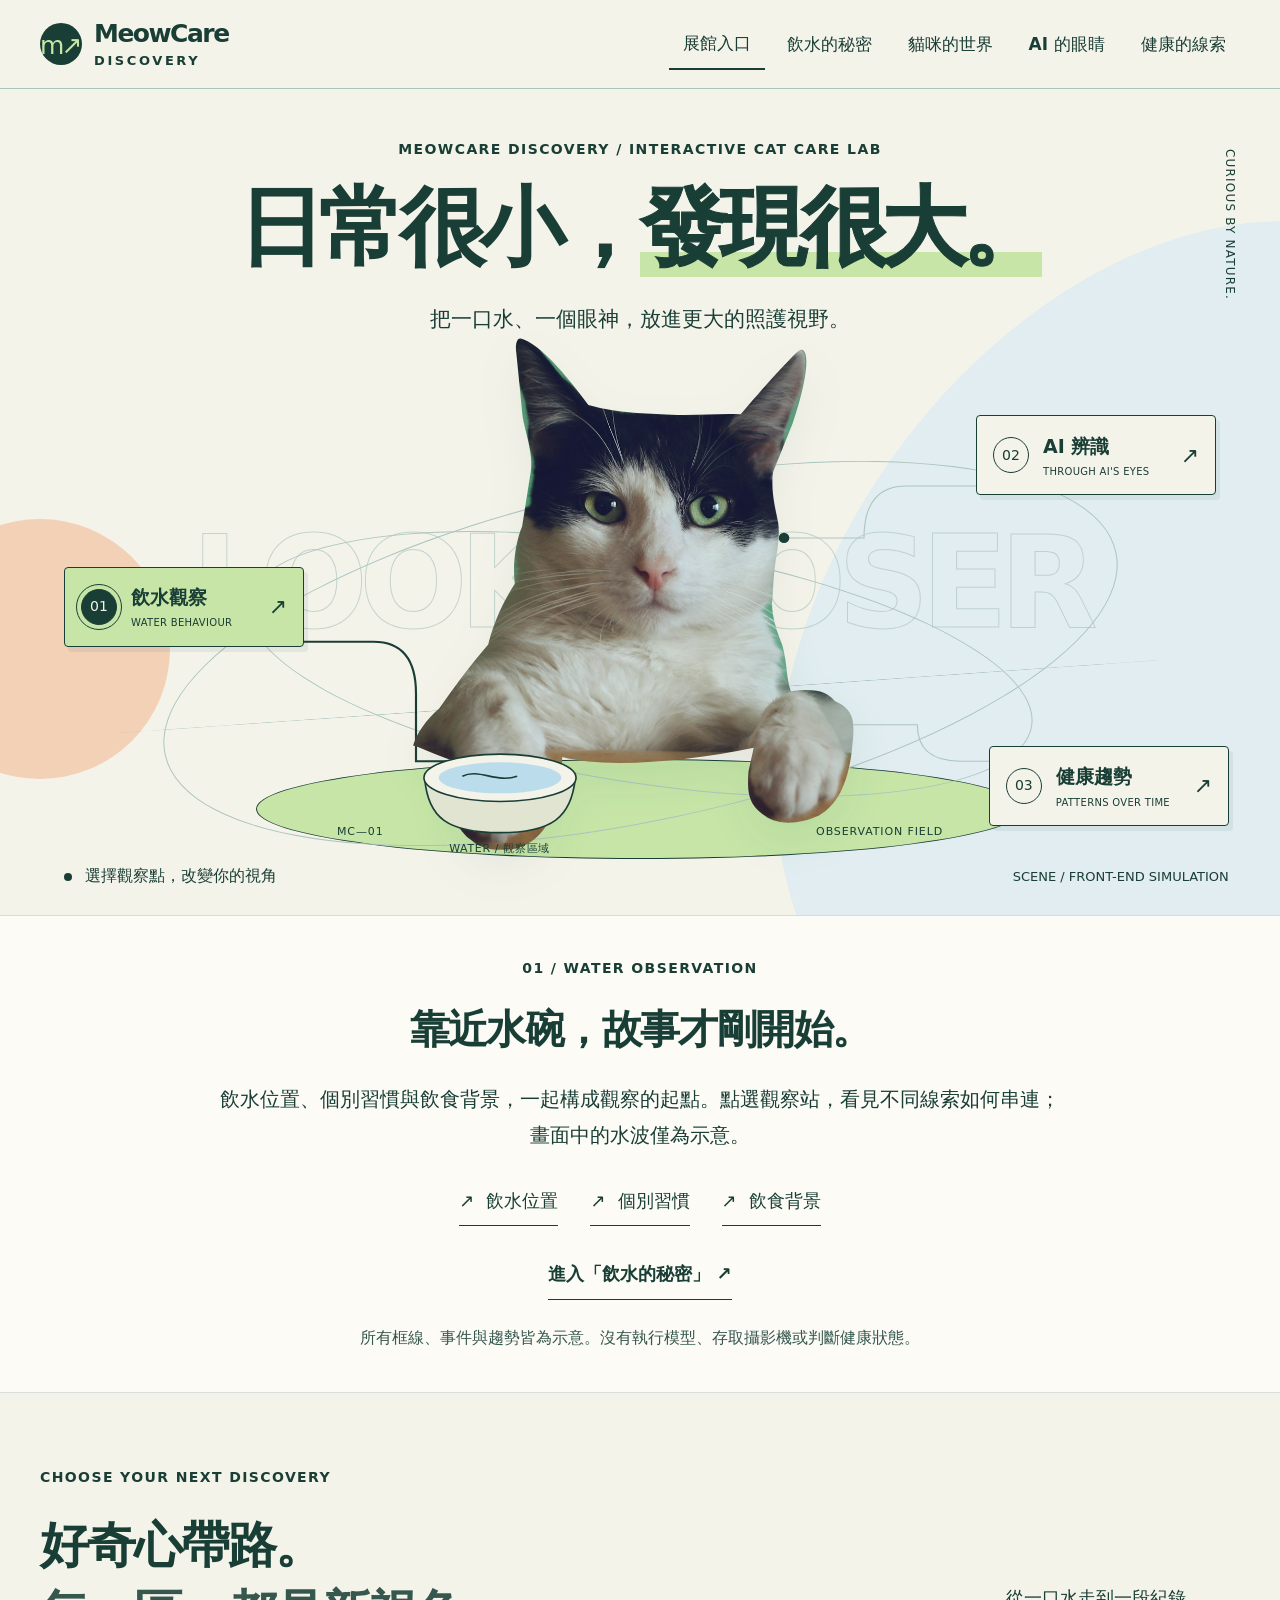
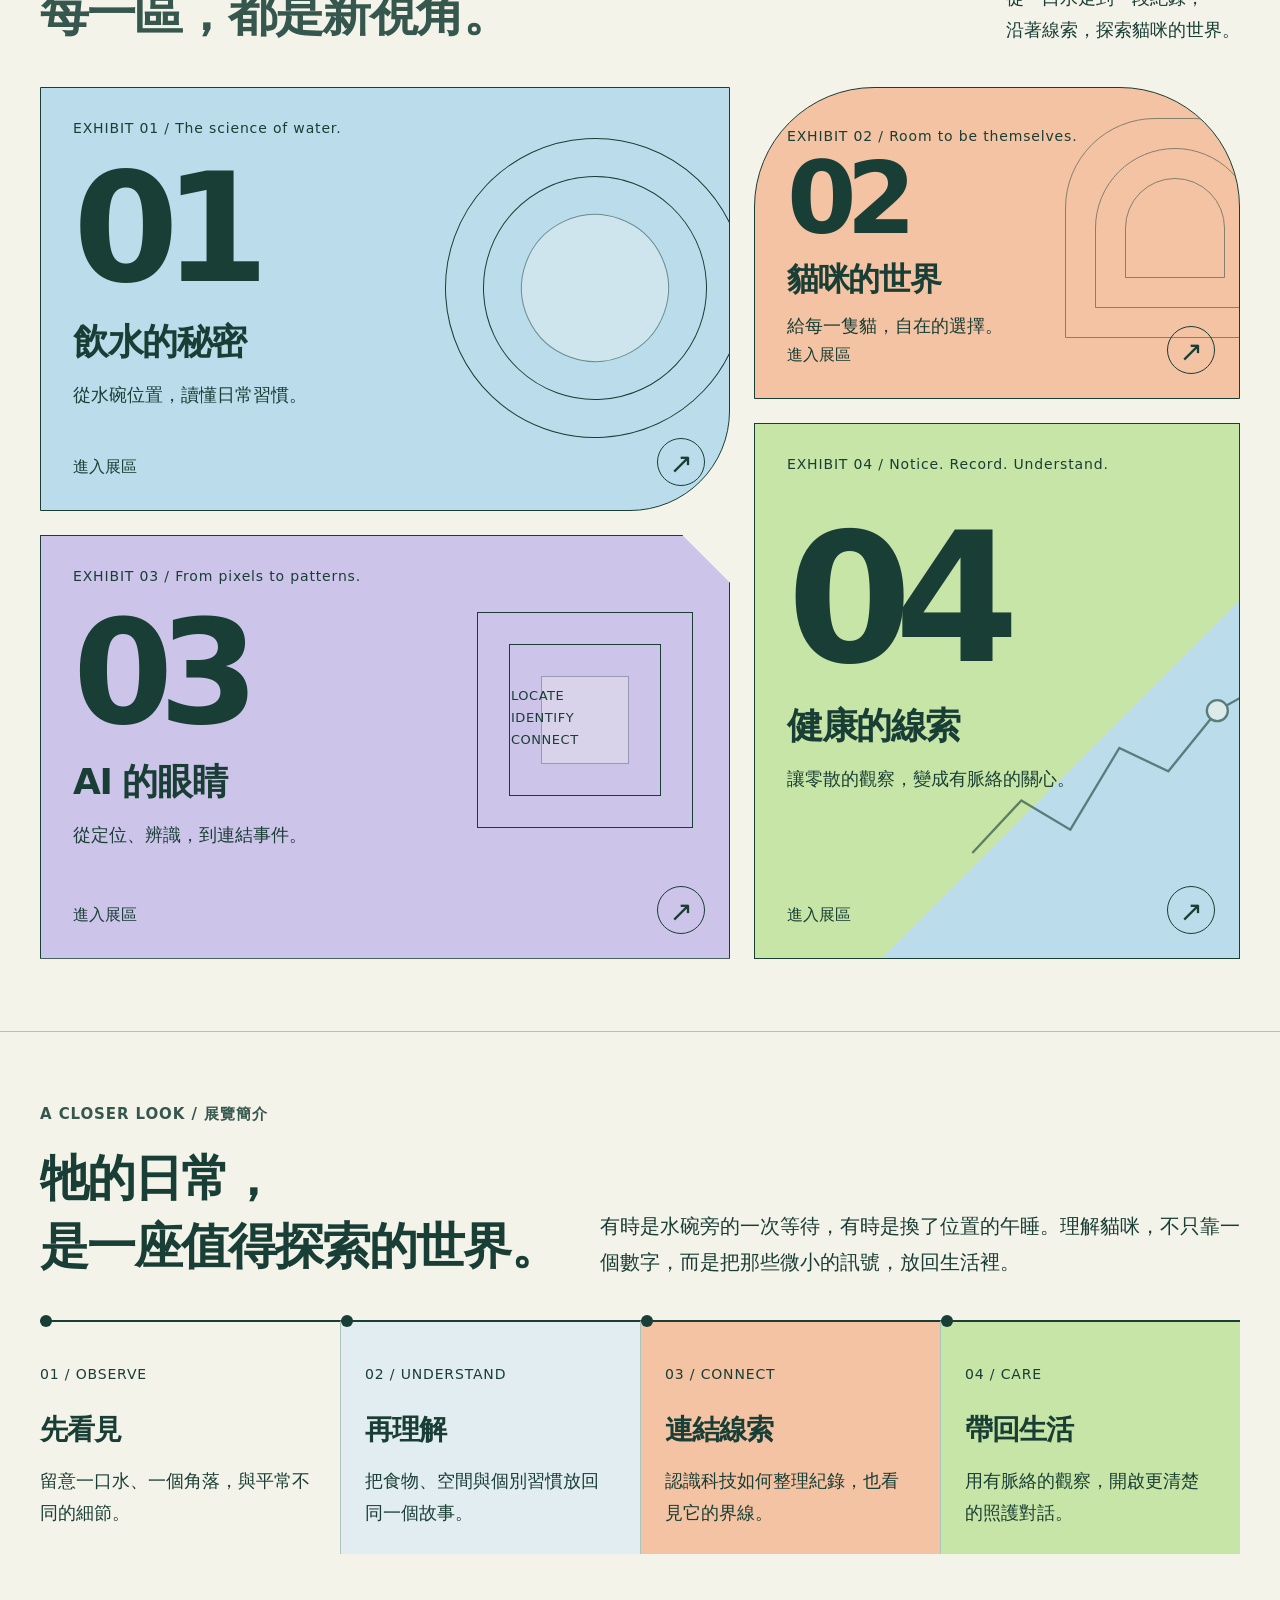
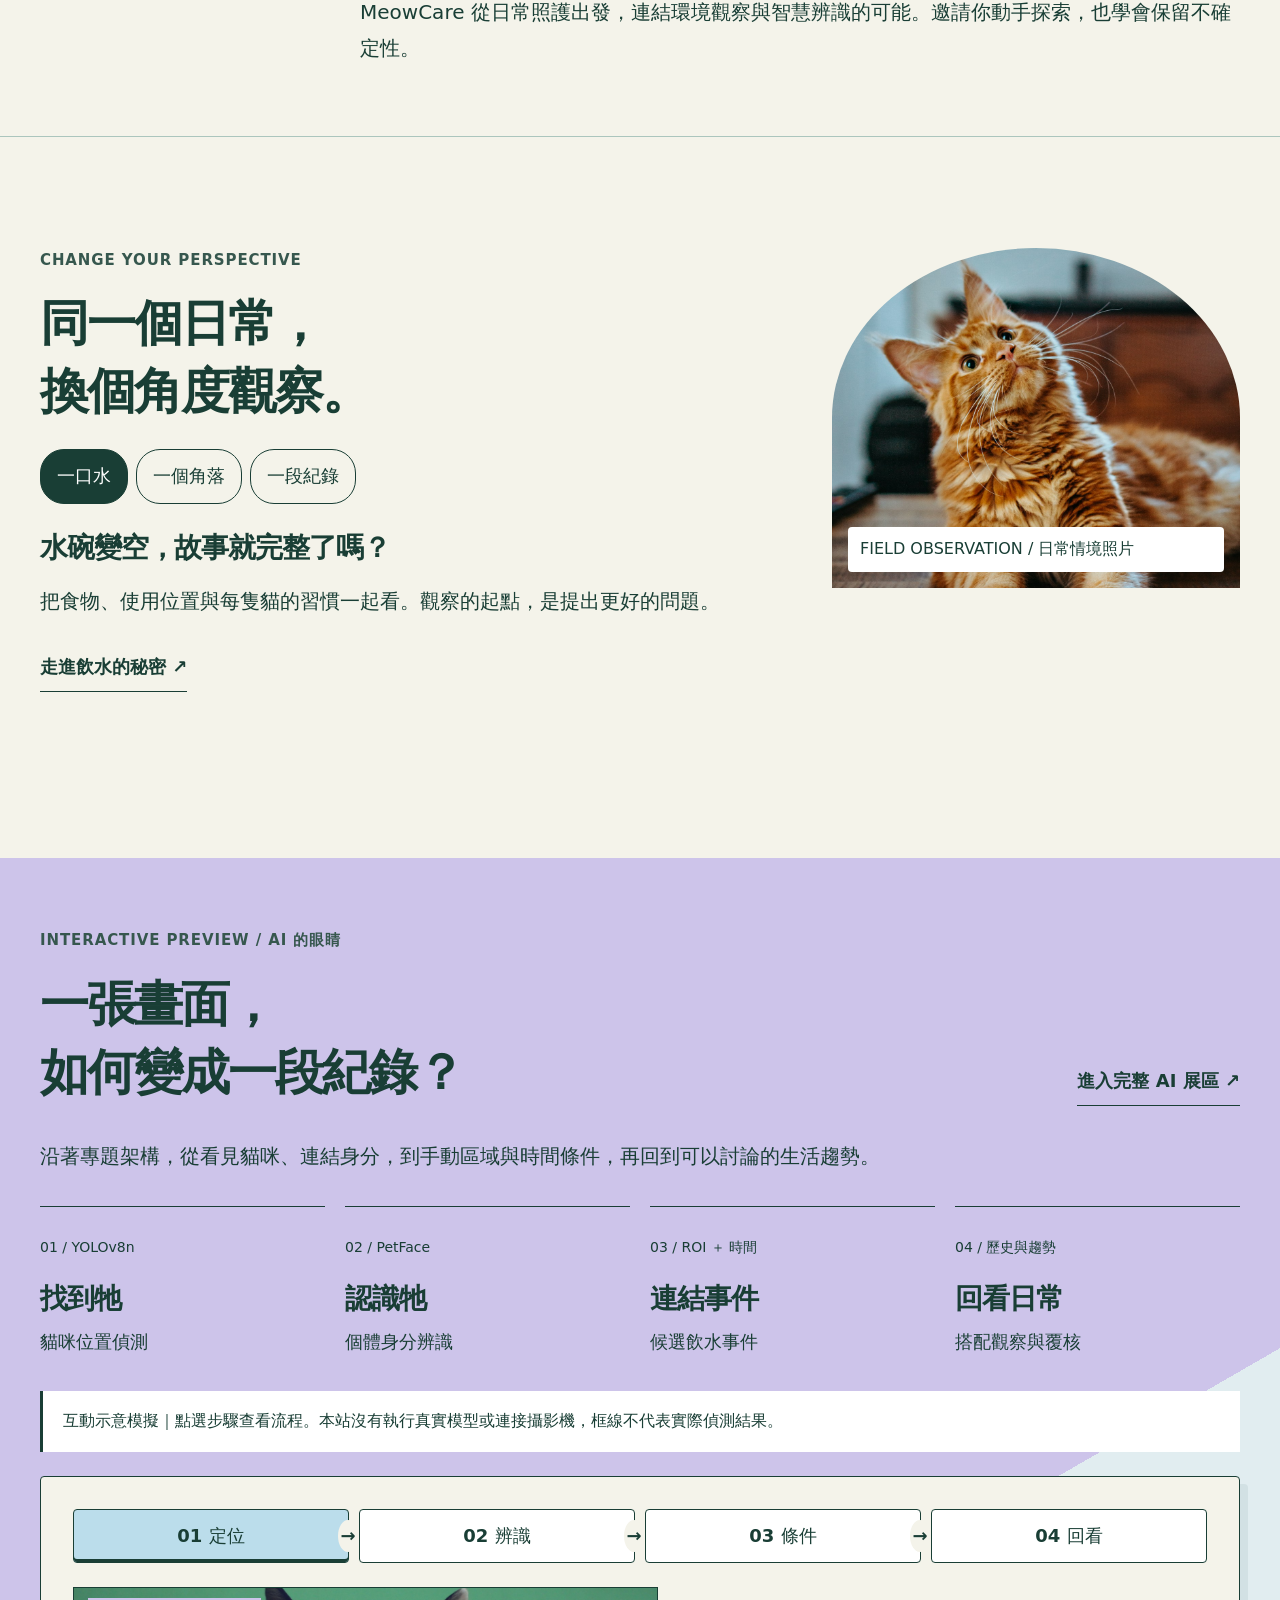
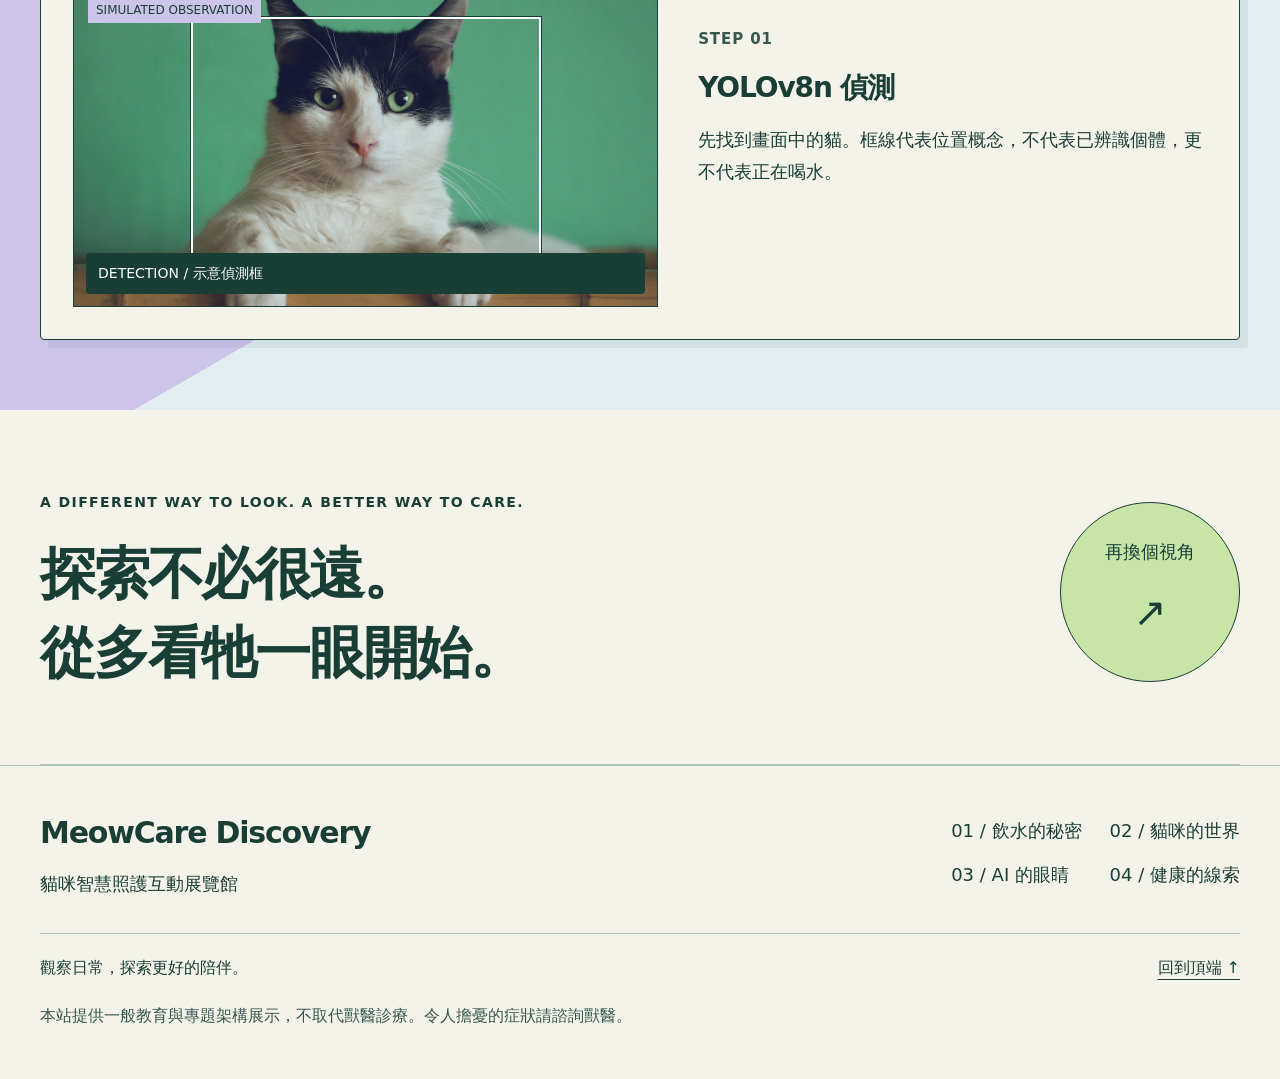
<file: index.html>
<!doctype html>
<html lang="zh-Hant-TW">
<head>
  <meta charset="utf-8"><meta name="viewport" content="width=device-width, initial-scale=1">
  <meta name="description" content="MeowCare Discovery 貓咪智慧照護互動展覽館。探索飲水的秘密、貓咪的世界、AI 的眼睛與健康的線索。">
  <meta name="theme-color" content="#F4F3EA"><title>MeowCare Discovery｜貓咪智慧照護互動展覽館</title>
  <link rel="stylesheet" href="assets/css/styles.css"><script type="module" src="assets/js/app.js"></script>
</head>
<body class="home-page">
<a class="skip-link" href="#main">跳至主要內容</a>
<header class="site-header" data-site-header><a href="index.html">MeowCare Discovery</a></header>
  <main id="main">
    <section class="prototype-hero" aria-labelledby="prototype-title">
      <div class="hero-wash wash-blue" aria-hidden="true"></div><div class="hero-wash wash-peach" aria-hidden="true"></div>
      <div class="shell hero-heading">
        <p class="overline heading-enter">MEOWCARE DISCOVERY / INTERACTIVE CAT CARE LAB</p>
        <h1 id="prototype-title"><span class="headline-crop"><span class="headline-enter">日常很小，<em>發現很大。</em></span></span></h1>
        <p class="hero-intro heading-enter">把一口水、一個眼神，放進更大的照護視野。</p>
        <span class="hero-side-note" aria-hidden="true">CURIOUS BY NATURE.</span>
      </div>

      <div id="station" class="observation-station" data-mode="water" aria-label="互動貓咪觀察站">
        <div class="station-word" aria-hidden="true">LOOK CLOSER</div>
        <div class="station-rings" aria-hidden="true"><i class="outer-orbit"></i><i class="inner-orbit"></i><i class="orbit-axis"></i></div>
        <div class="station-floor" aria-hidden="true"><span>MC—01</span><span>OBSERVATION FIELD</span></div>
        <svg class="station-connections" viewBox="0 0 1200 520" preserveAspectRatio="none" aria-hidden="true">
          <path class="connector connector-water" d="M215 280H350Q390 280 390 330V395H485"/>
          <path class="connector connector-ai" d="M1000 130H850Q810 130 810 180H735"/>
          <path class="connector connector-trend" d="M1025 395H900Q860 395 860 360H745"/>
          <circle cx="485" cy="395" r="5"/><circle cx="735" cy="180" r="5"/><circle cx="745" cy="360" r="5"/>
        </svg>

        <!-- Existing licensed Unsplash photo; inline SVG clips its contour without editing the original asset. -->
        <div class="cat-layer">
          <svg class="station-cat" viewBox="300 65 930 1035" role="img" aria-labelledby="station-cat-title">
            <title id="station-cat-title">黑白貓沿影像輪廓裁切，站在數位觀察裝置中央；這是視覺合成，不是監測畫面。</title>
            <defs>
              <path id="prototype-cat-contour" d="M440 1055C419 1041 398 1004 398 955L405 903C377 895 351 881 330 875C338 850 355 826 380 804C410 761 440 720 474 681C486 635 503 600 525 565C520 522 528 482 539 455L554 360C563 318 546 280 540 244L528 123C525 104 530 94 536 94C574 106 621 161 666 222C728 239 773 237 825 241C874 243 917 238 958 240C1003 187 1048 137 1067 120C1075 113 1080 117 1082 124C1090 151 1070 221 1058 256L1020 351C1015 390 1026 424 1030 449C1034 478 1026 510 1023 537C1020 561 1020 585 1018 601C1018 627 1026 650 1033 670C1047 700 1044 741 1054 771C1102 765 1121 770 1139 790C1181 808 1176 837 1171 885C1163 953 1140 991 1108 1009C1075 1024 1033 1030 1005 1010C973 989 970 966 973 924L983 879C856 906 698 919 616 897L613 951C605 1019 562 1079 503 1074C478 1077 457 1070 440 1055Z"/>
              <clipPath id="prototype-cat-clip"><use href="#prototype-cat-contour"/></clipPath>
            </defs>
            <image href="assets/images/cat-portrait.jpg" width="1600" height="1101" clip-path="url(#prototype-cat-clip)"/>
          </svg>
        </div>

        <div class="water-device" aria-hidden="true">
          <span class="water-ripple ripple-one"></span><span class="water-ripple ripple-two"></span>
          <svg viewBox="0 0 220 125"><path d="M18 46c4 48 28 66 92 66s87-19 92-66" fill="var(--device-ceramic)" stroke="var(--ink)" stroke-width="2"/><ellipse cx="110" cy="45" rx="93" ry="29" fill="var(--paper)" stroke="var(--ink)" stroke-width="2"/><ellipse cx="110" cy="45" rx="75" ry="19" fill="var(--blue)"/><path d="M64 43c20-10 42 9 67 0" fill="none" stroke="var(--ink)" stroke-width="2"/></svg>
          <span class="device-caption">WATER / 觀察區域</span>
        </div>
        <div class="ai-device" aria-hidden="true">
          <span class="ai-bracket top-left"></span><span class="ai-bracket top-right"></span><span class="ai-bracket bottom-left"></span><span class="ai-bracket bottom-right"></span>
          <div class="scan-area"><div class="scan-sweep"></div></div><i class="face-point face-left"></i><i class="face-point face-right"></i><i class="face-point face-nose"></i>
          <span class="ai-tag">CAT—01 / 示意辨識框</span>
        </div>
        <div class="trend-device" aria-hidden="true"><span>EVENTS / 示範趨勢</span><svg viewBox="0 0 240 90"><path d="M5 75H235M5 45H235M5 15H235" class="mini-grid"/><path id="scene-trend-line" d="M8 65 45 45 82 53 120 25 158 37 196 12 232 21" class="mini-line"/><circle cx="232" cy="21" r="5"/></svg></div>

        <div class="observation-controls" role="group" aria-label="選擇觀察站模式">
          <button class="observation-point point-water" type="button" data-observation="water" aria-pressed="true" aria-controls="station-readout"><span class="point-node" aria-hidden="true">01</span><span>飲水觀察<small>WATER BEHAVIOUR</small></span><span class="point-arrow" aria-hidden="true">↗</span></button>
          <button class="observation-point point-ai" type="button" data-observation="ai" aria-pressed="false" aria-controls="station-readout"><span class="point-node" aria-hidden="true">02</span><span>AI 辨識<small>THROUGH AI'S EYES</small></span><span class="point-arrow" aria-hidden="true">↗</span></button>
          <button class="observation-point point-trend" type="button" data-observation="trend" aria-pressed="false" aria-controls="station-readout"><span class="point-node" aria-hidden="true">03</span><span>健康趨勢<small>PATTERNS OVER TIME</small></span><span class="point-arrow" aria-hidden="true">↗</span></button>
        </div>
        <div class="station-bottom"><span><i aria-hidden="true"></i> 選擇觀察點，改變你的視角</span><span>SCENE / FRONT-END SIMULATION</span></div>
      </div>
    </section>

    <section id="station-readout" class="readout-section" aria-labelledby="readout-title">
      <div class="shell readout-inner">
        <div class="readout-heading" aria-live="polite" aria-atomic="true"><p id="readout-index" class="overline">01 / WATER BEHAVIOUR</p><h2 id="readout-title">靠近水碗，故事才剛開始。</h2><p id="readout-description">把飲水位置、食物與個別習慣放在一起看。場景中的水波只示意觀察焦點，不表示貓咪真的正在喝水。</p></div>
        <div id="readout-extra" class="readout-extra"></div>
        <div class="readout-actions"><a id="readout-link" class="text-link" href="water.html">走進「飲水的秘密」 ↗</a><p>所有框線、事件與趨勢皆為示意。沒有執行模型、存取攝影機或判斷健康狀態。</p></div>
      </div>
    </section>

    <section id="explore" class="exhibits-section shell" aria-labelledby="exhibits-title">
      <div class="exhibits-heading" data-enter><p class="overline">CHOOSE YOUR NEXT DISCOVERY</p><h2 id="exhibits-title">好奇心帶路。<br><span>每一區，都是新視角。</span></h2><p>從一口水走到一段紀錄，<br>沿著線索，探索貓咪的世界。</p></div>
      <div class="exhibition-floor" id="exhibition-floor">
      </div>
    </section>


  <section id="story" class="journey-section">
    <div class="container">
      <div class="section-heading" data-reveal><div><p class="exhibit-sign">A CLOSER LOOK / 展覽簡介</p><h2>牠的日常，<br>是一座值得探索的世界。</h2></div><p>有時是水碗旁的一次等待，有時是換了位置的午睡。理解貓咪，不只靠一個數字，而是把那些微小的訊號，放回生活裡。</p></div>
      <ol class="journey-sequence"><li data-reveal><span>01 / OBSERVE</span><h3>先看見</h3><p>留意一口水、一個角落，與平常不同的細節。</p></li><li data-reveal><span>02 / UNDERSTAND</span><h3>再理解</h3><p>把食物、空間與個別習慣放回同一個故事。</p></li><li data-reveal><span>03 / CONNECT</span><h3>連結線索</h3><p>認識科技如何整理紀錄，也看見它的界線。</p></li><li data-reveal><span>04 / CARE</span><h3>帶回生活</h3><p>用有脈絡的觀察，開啟更清楚的照護對話。</p></li></ol>
      <p class="journey-afterword" data-reveal>MeowCare 從日常照護出發，連結環境觀察與智慧辨識的可能。邀請你動手探索，也學會保留不確定性。</p>
    </div>
  </section>
  <section class="perspective-section container" aria-labelledby="perspective-title">
    <div class="perspective-grid" data-reveal><div class="perspective-image"><img src="assets/images/cat-sunlight.jpg" alt="橘色長毛貓抬頭留意室內動靜" width="1200" height="1680" loading="lazy"><span class="image-label">FIELD OBSERVATION / 日常情境照片</span></div><div class="perspective-copy"><p class="exhibit-sign">CHANGE YOUR PERSPECTIVE</p><h2 id="perspective-title">同一個日常，<br>換個角度觀察。</h2><div class="perspective-controls" role="group" aria-label="選擇觀察角度"><button type="button" data-perspective="water" aria-pressed="true">一口水</button><button type="button" data-perspective="space" aria-pressed="false">一個角落</button><button type="button" data-perspective="record" aria-pressed="false">一段紀錄</button></div><div id="perspective-panel" class="perspective-panel" aria-live="polite"><h3>水碗變空，故事就完整了嗎？</h3><p>把食物、使用位置與每隻貓的習慣一起看。觀察的起點，是提出更好的問題。</p><a class="text-link" href="water.html">走進飲水的秘密 ↗</a></div></div></div>
  </section>
  <section id="home-technology" class="technology-preview">
    <div class="container">
      <div class="section-heading" data-reveal><div><p class="exhibit-sign">INTERACTIVE PREVIEW / AI 的眼睛</p><h2>一張畫面，<br>如何變成一段紀錄？</h2></div><a class="text-link" href="technology.html">進入完整 AI 展區 ↗</a></div>
      <p class="tech-intro">沿著專題架構，從看見貓咪、連結身分，到手動區域與時間條件，再回到可以討論的生活趨勢。</p>
      <ol class="home-pipeline"><li><span>01 / YOLOv8n</span><h3>找到牠</h3><p>貓咪位置偵測</p></li><li><span>02 / PetFace</span><h3>認識牠</h3><p>個體身分辨識</p></li><li><span>03 / ROI ＋ 時間</span><h3>連結事件</h3><p>候選飲水事件</p></li><li><span>04 / 歷史與趨勢</span><h3>回看日常</h3><p>搭配觀察與覆核</p></li></ol>
      <p class="demo-disclaimer">互動示意模擬｜點選步驟查看流程。本站沒有執行真實模型或連接攝影機，框線不代表實際偵測結果。</p>
      <div id="home-ai-demo" class="interactive-demo exhibit-panel" data-interaction="ai-pipeline" data-reveal></div>
    </div>
  </section>
    <section class="prototype-end shell" data-enter><p class="overline">A DIFFERENT WAY TO LOOK. A BETTER WAY TO CARE.</p><h2>探索不必很遠。<br>從多看牠一眼開始。</h2><a class="round-cta" href="#station" aria-label="回到互動觀察站">再換個視角 <span aria-hidden="true">↗</span></a></section>
  <noscript><p class="container">觀察站與展品需要 JavaScript；請啟用後重新載入。<a href="water.html">飲水的秘密</a>、<a href="environment.html">貓咪的世界</a>、<a href="technology.html">AI 的眼睛</a>、<a href="health.html">健康的線索</a>。</p></noscript></main>
<footer class="site-footer" data-site-footer><p>MeowCare Discovery｜一般教育資訊，不取代獸醫診療。</p></footer></body></html>
</file>
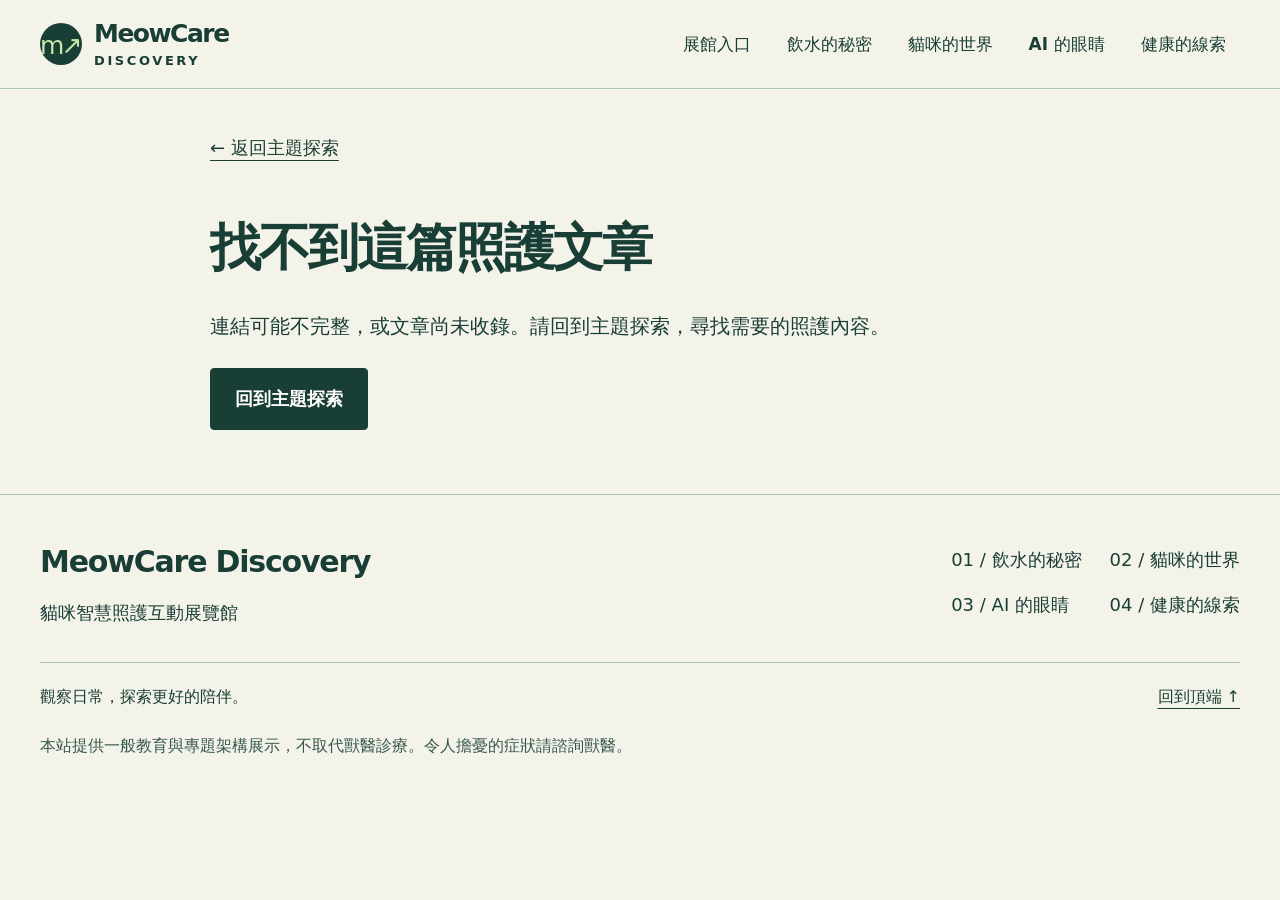
<file: article.html>
<!doctype html>
<html lang="zh-Hant-TW">
<head><meta charset="utf-8"><meta name="viewport" content="width=device-width, initial-scale=1"><meta name="description" content="MeowCare 延伸閱讀：有來源的貓咪照護知識。"><title>延伸閱讀｜MeowCare Discovery</title><link rel="stylesheet" href="assets/css/styles.css"><script type="module" src="assets/js/article.js"></script></head>
<body><a class="skip-link" href="#main">跳至主要內容</a><header class="site-header" data-site-header><a href="index.html">MeowCare Discovery 首頁</a></header><main id="main" class="container article-layout"><a class="back-link" href="index.html#explore">← 返回主題探索</a><article id="article"><h1>延伸閱讀</h1><p>正在準備文章。請確認已啟用 JavaScript，並透過本機 HTTP 伺服器開啟。</p></article><noscript><p>請啟用 JavaScript 以閱讀文章。</p></noscript></main><footer class="site-footer" data-site-footer></footer></body>
</html>
</file>
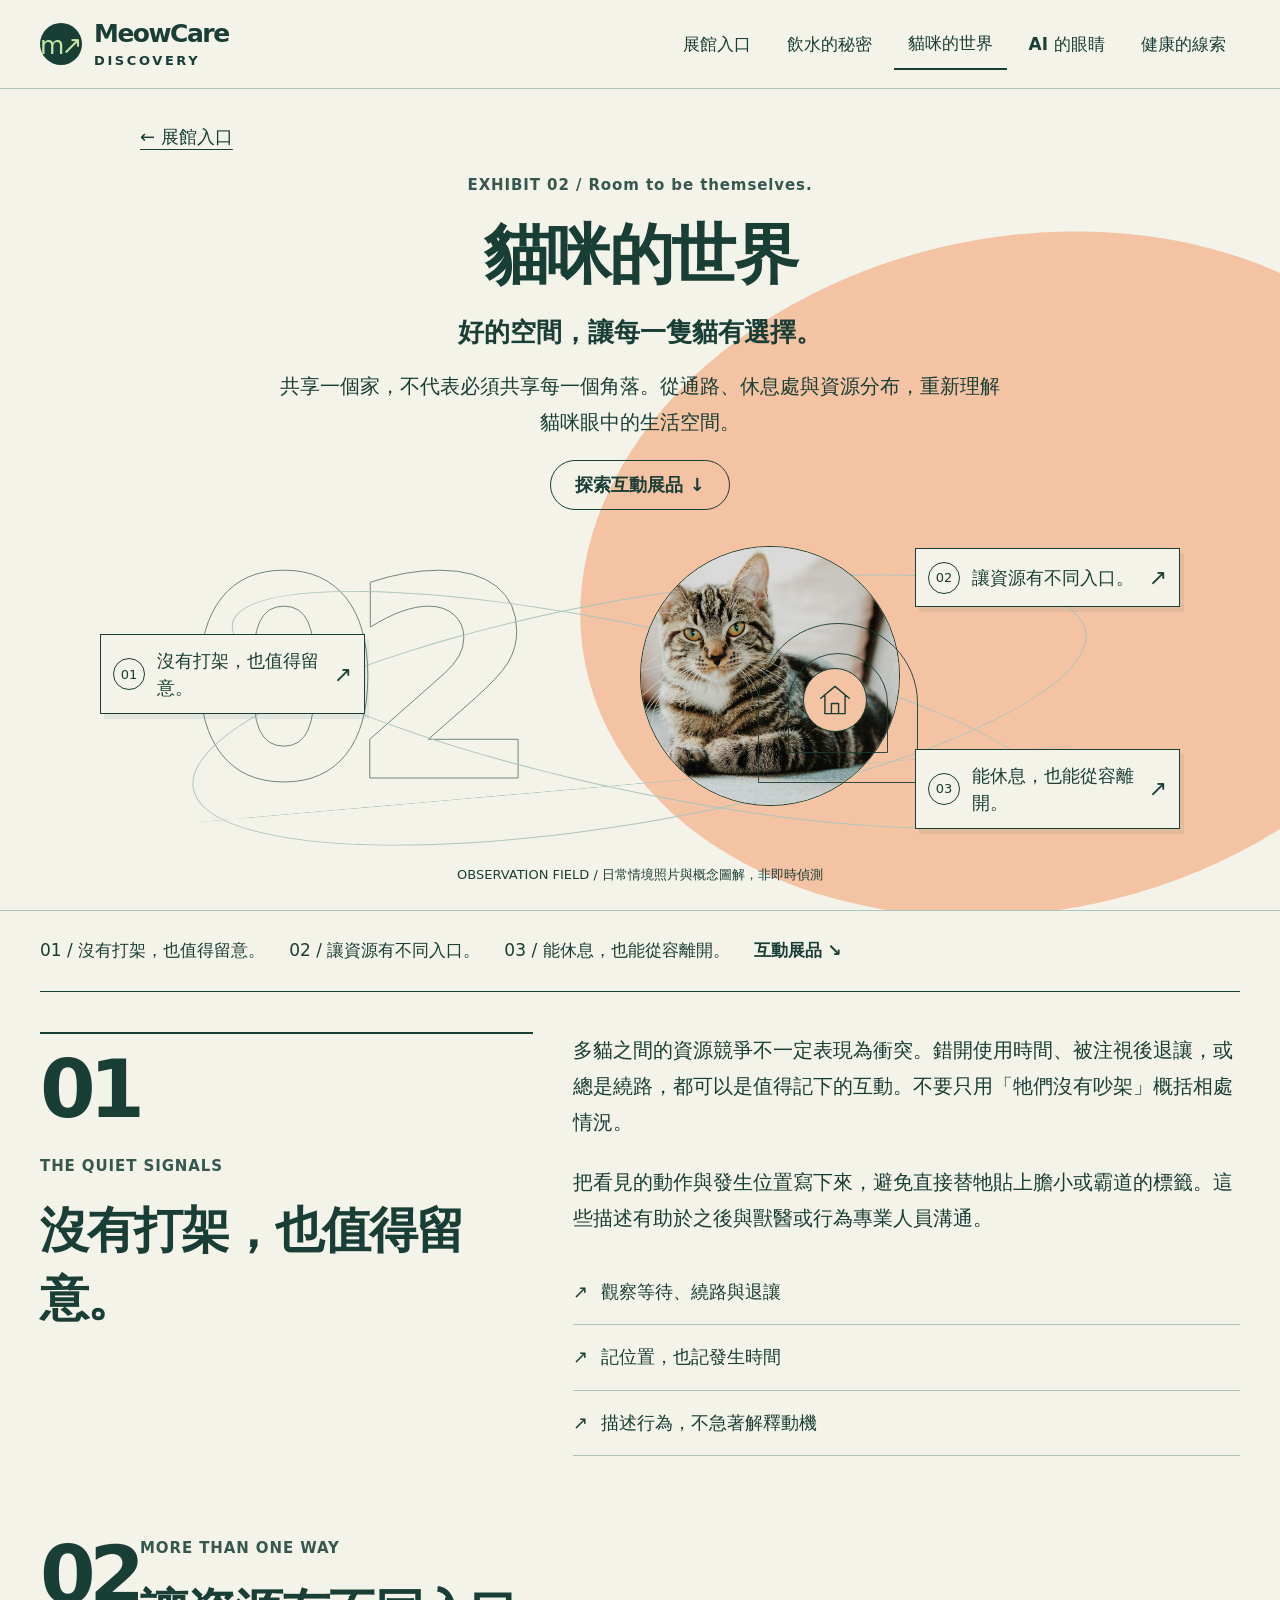
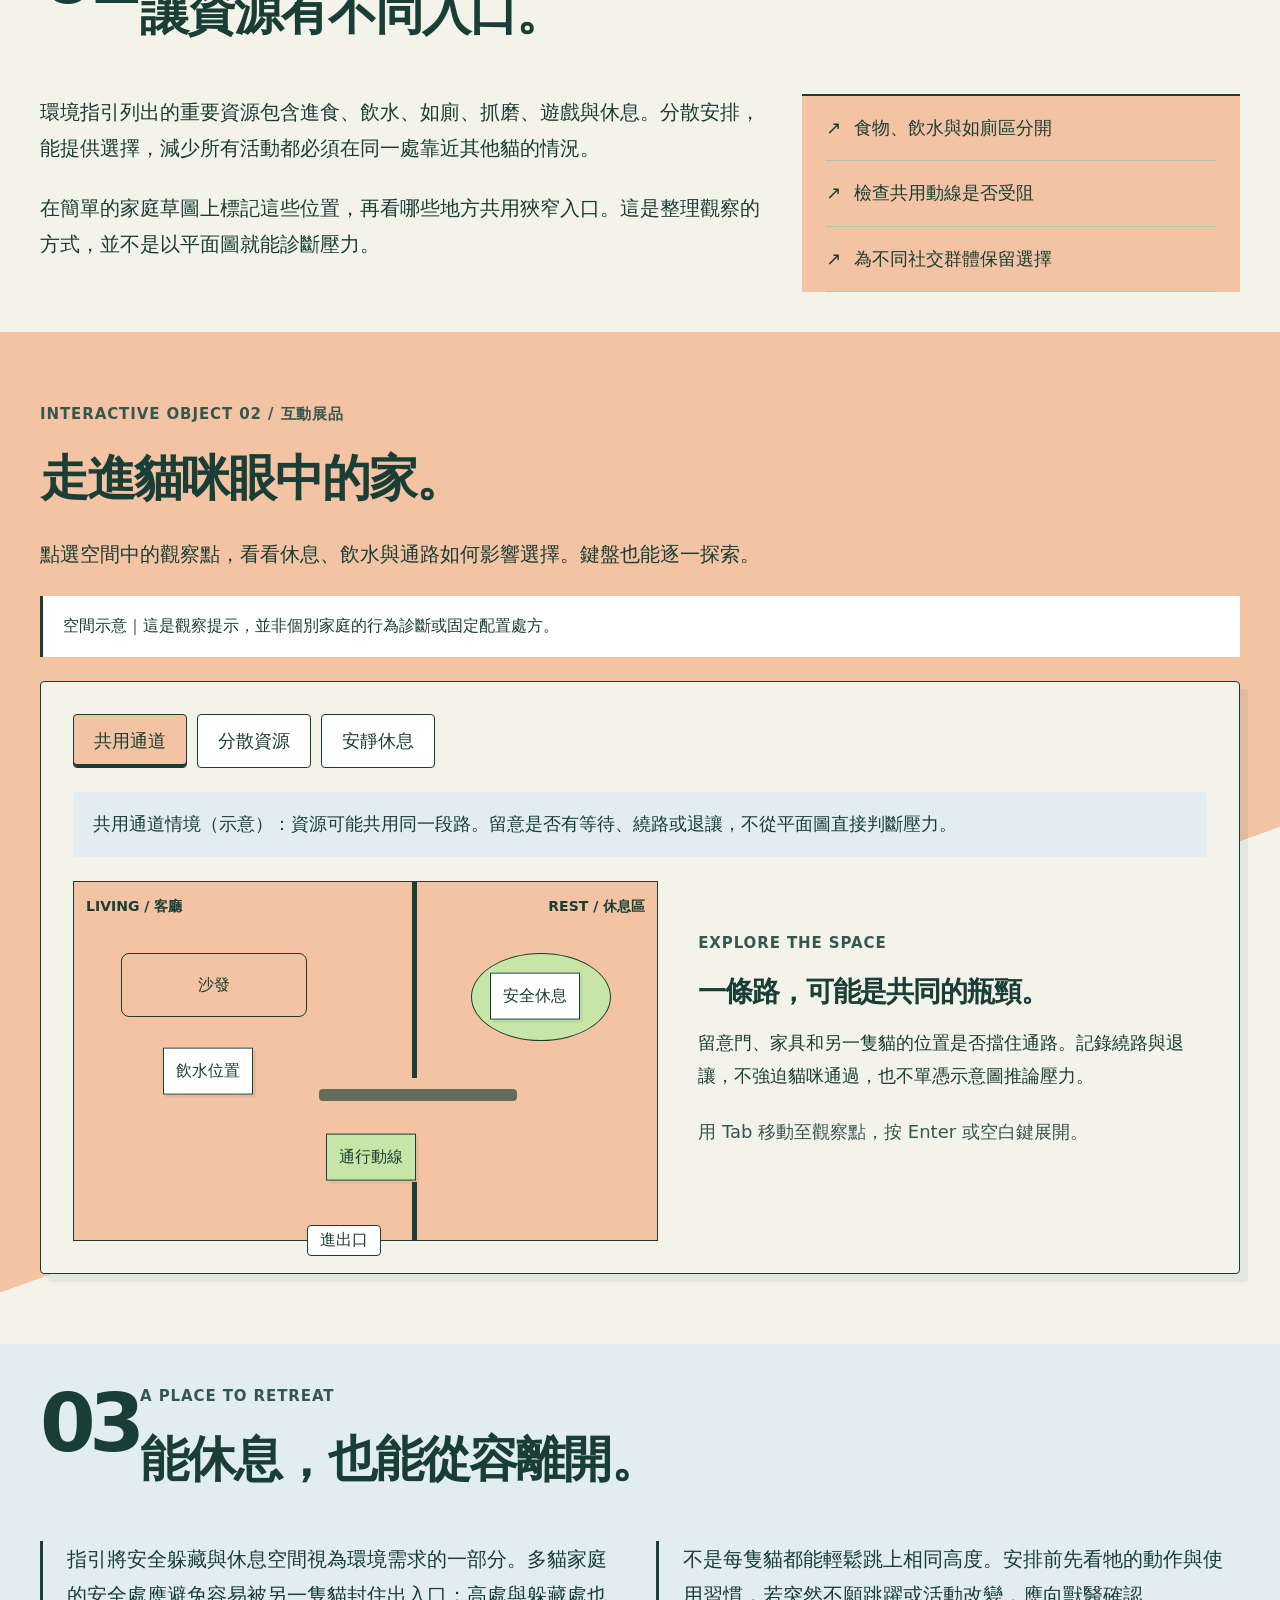
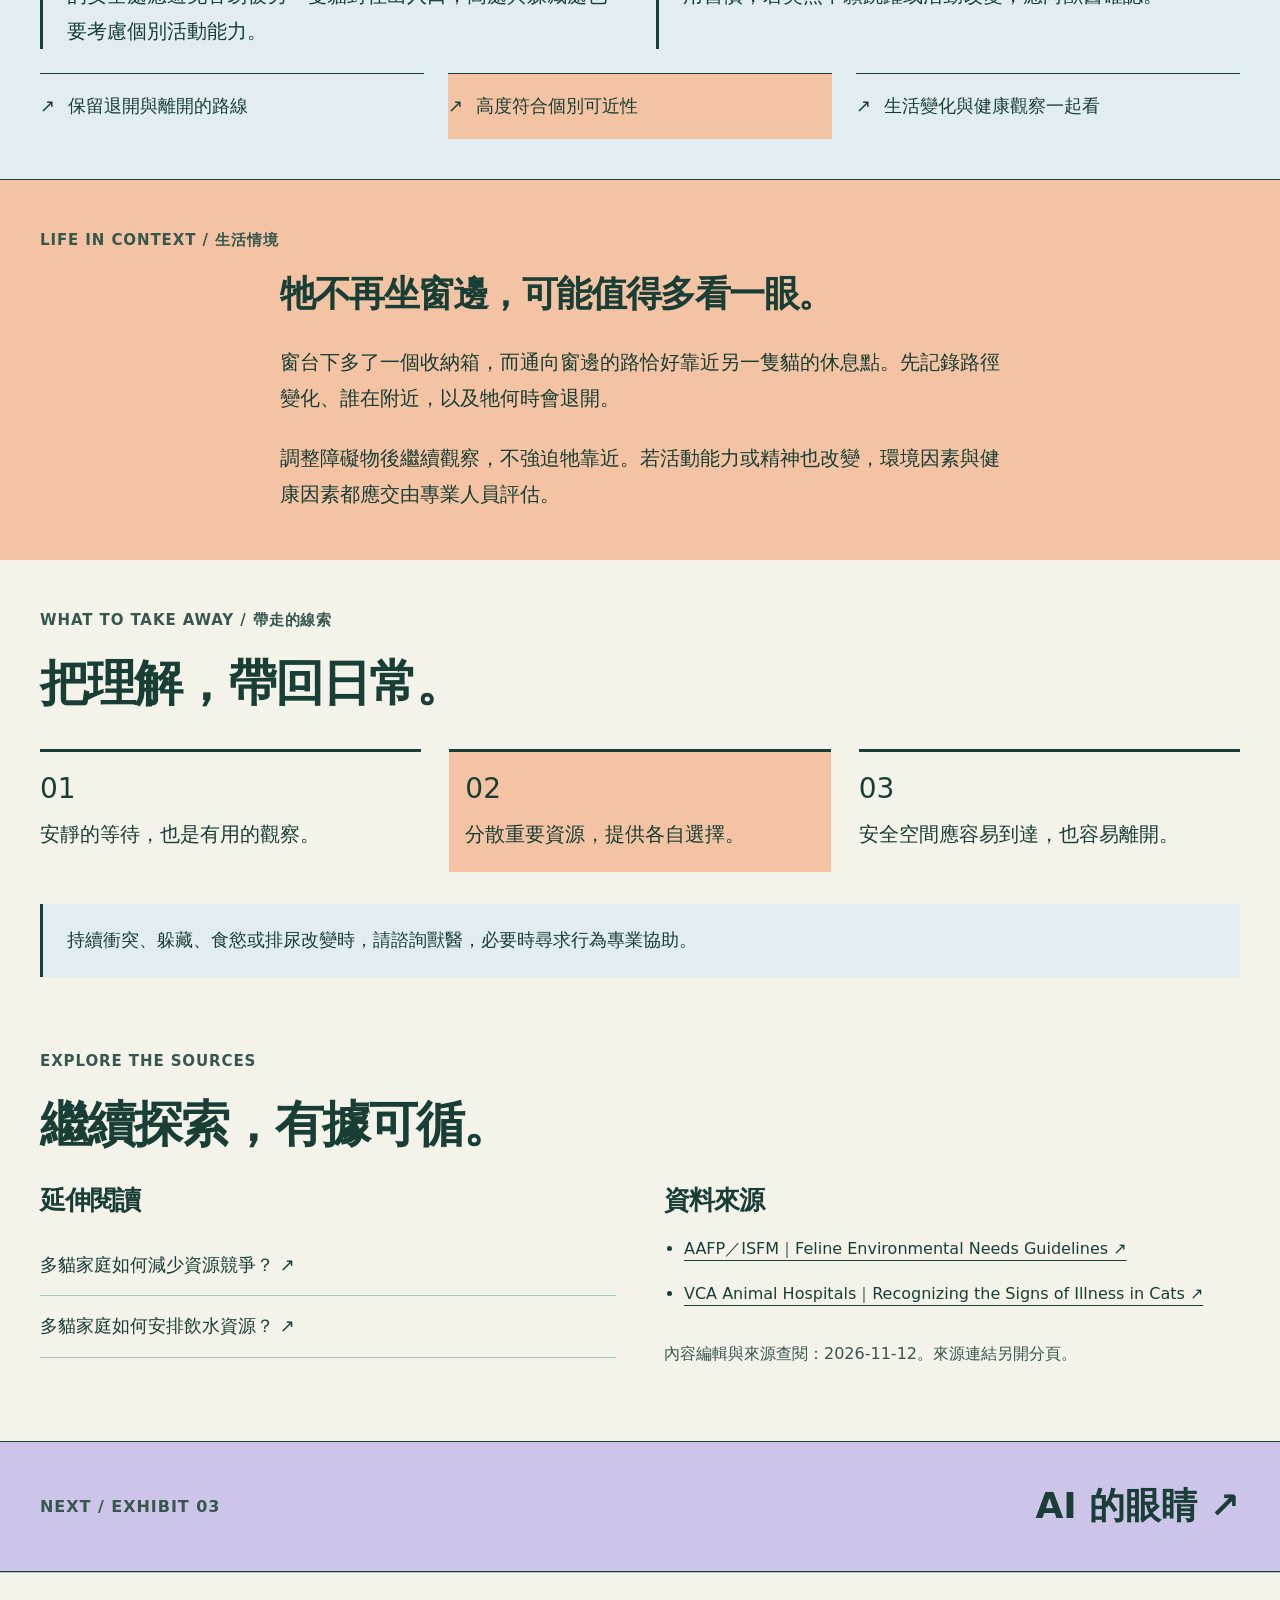
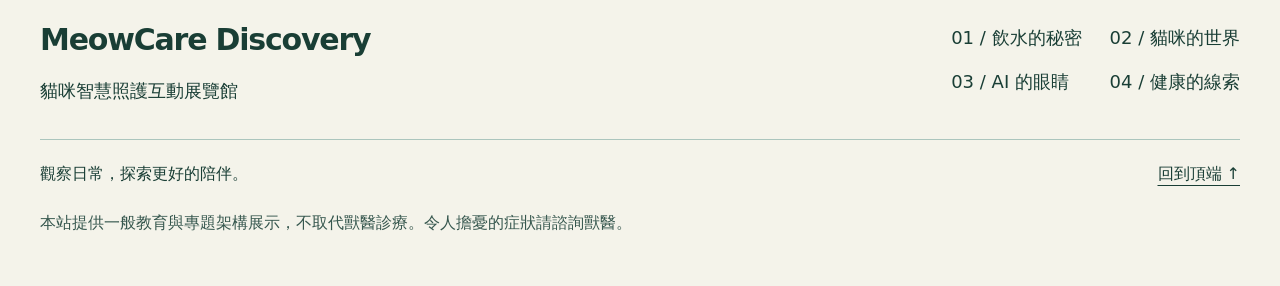
<file: environment.html>
<!doctype html>
<html lang="zh-Hant-TW">
<head>
  <meta charset="utf-8">
  <meta name="viewport" content="width=device-width, initial-scale=1">
  <meta name="description" content="探索貓咪照護、環境與智慧辨識技術。MeowCare Discovery 互動科普主題。">
  <meta name="theme-color" content="#F4F3EA">
  <title>行為與環境｜MeowCare Discovery</title>
  <link rel="stylesheet" href="assets/css/styles.css">
  <script type="module" src="assets/js/topic.js"></script>
</head>
<body data-topic="environment">
  <a class="skip-link" href="#main">跳至主要內容</a>
  <header class="site-header" data-site-header><a href="index.html">MeowCare Discovery 首頁</a></header>
  <main id="main"><section class="container loading-state"><h1>行為與環境</h1><p>正在準備主題內容。若持續看見此訊息，請確認已啟用 JavaScript，並透過本機 HTTP 伺服器開啟網站。</p><a href="index.html">返回首頁</a></section></main>
  <noscript><p class="container">此主題由共用資料與模板呈現，請啟用 JavaScript 後重新載入。本站提供一般教育資訊，不取代獸醫診療。</p></noscript>
  <footer class="site-footer" data-site-footer><p>MeowCare Discovery｜一般教育資訊，不取代獸醫診療。</p></footer>
</body>
</html>
</file>
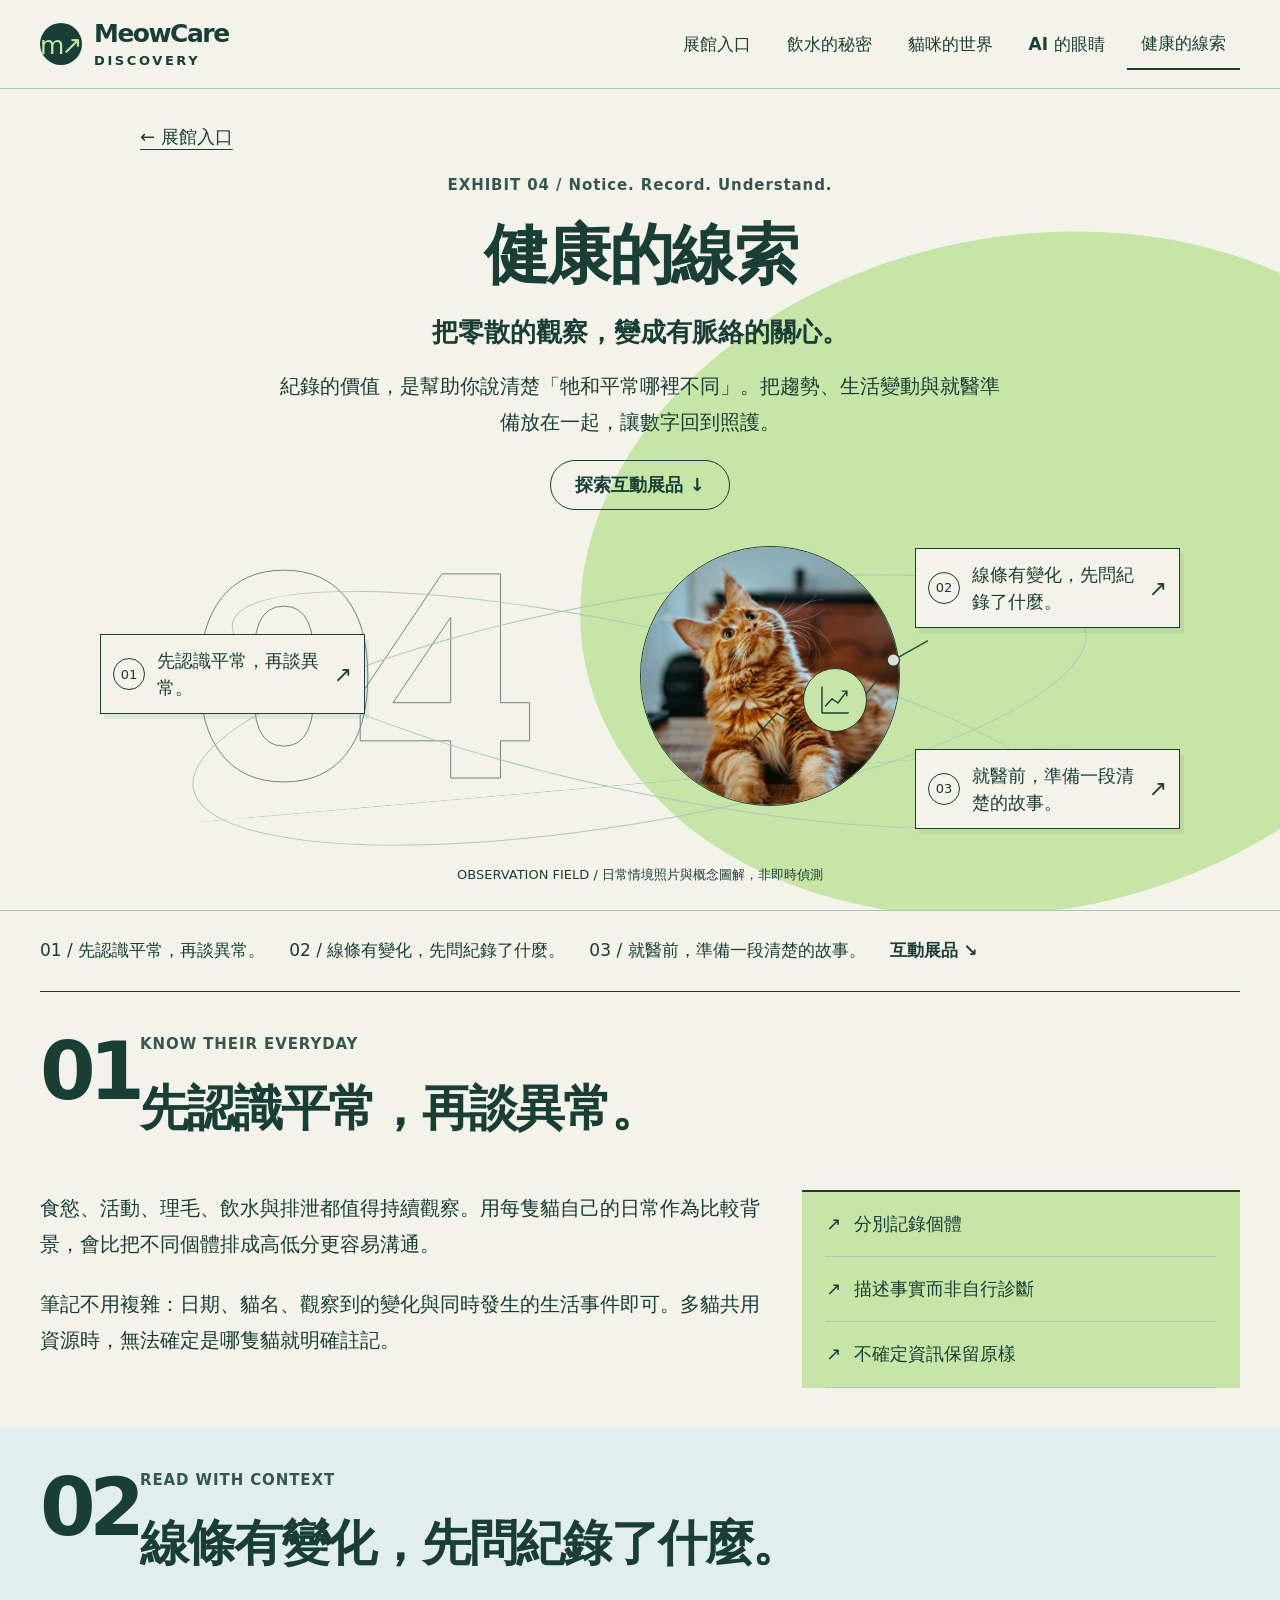
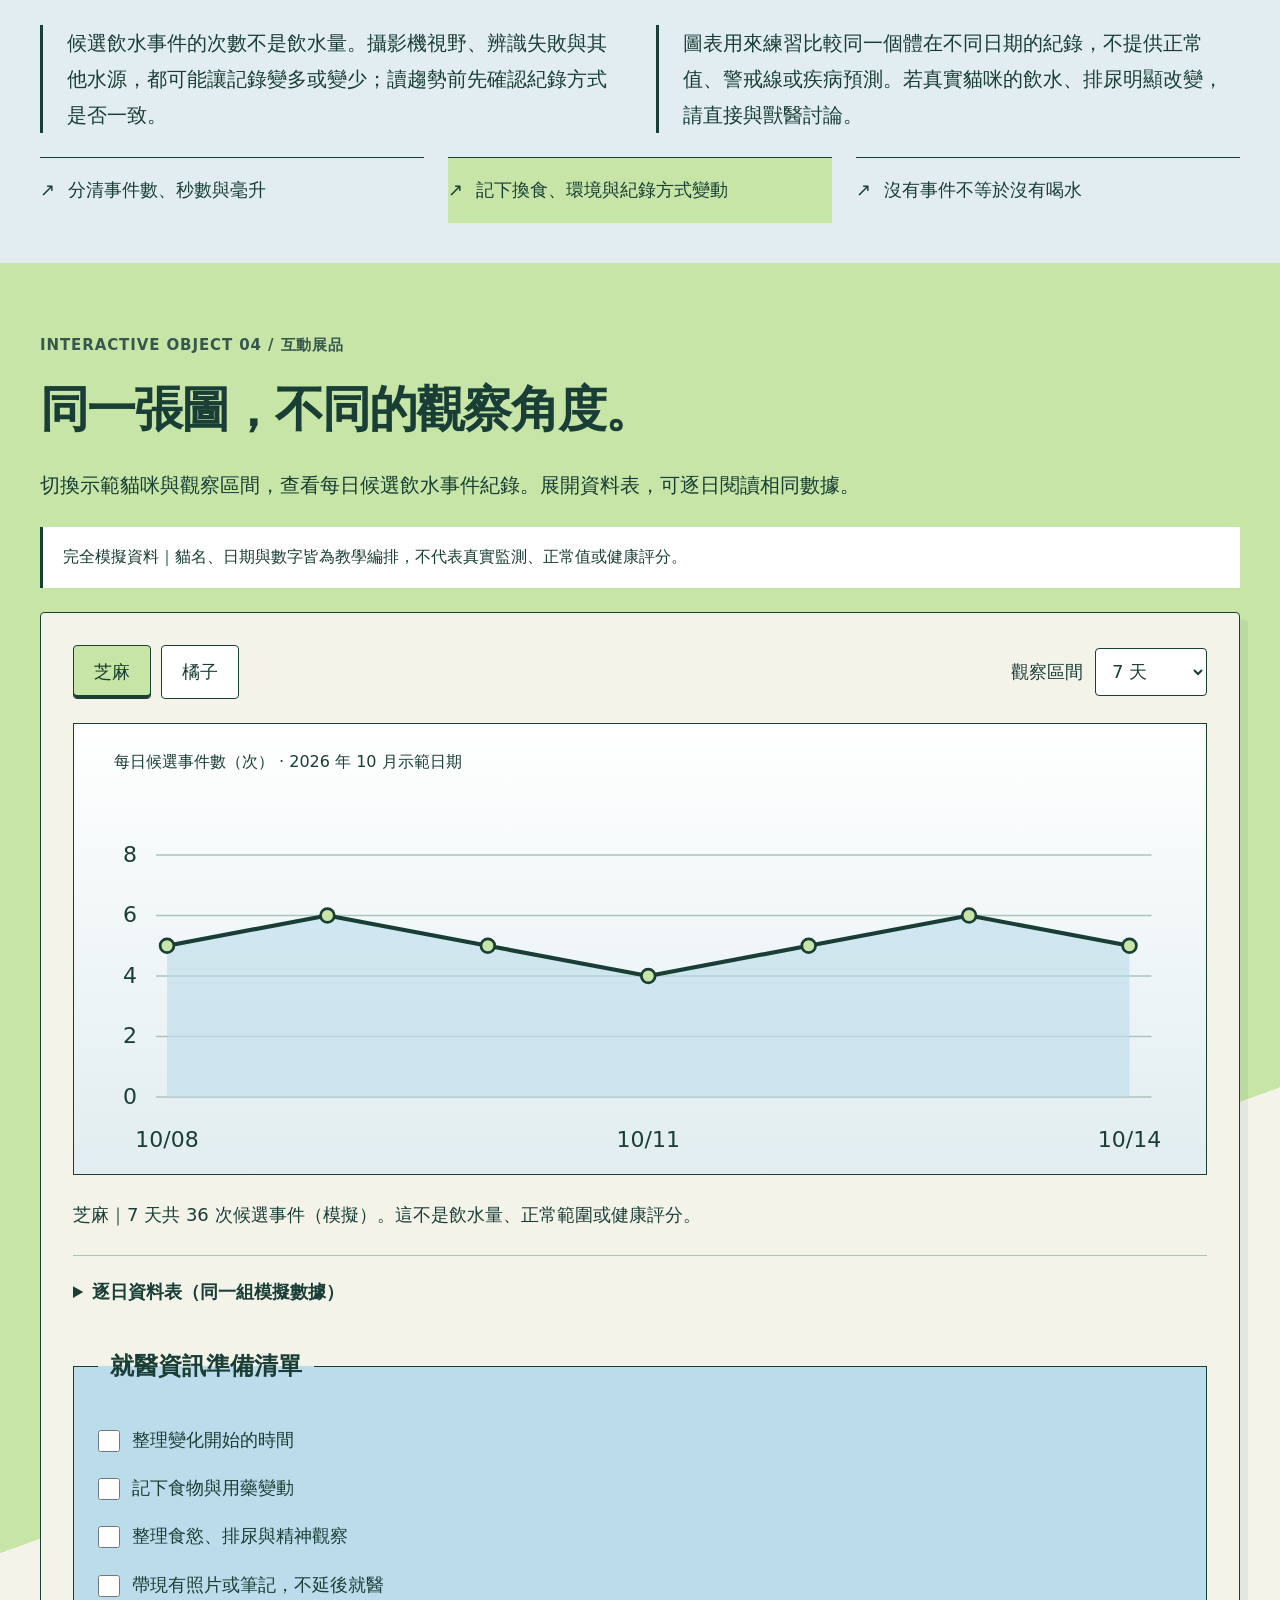
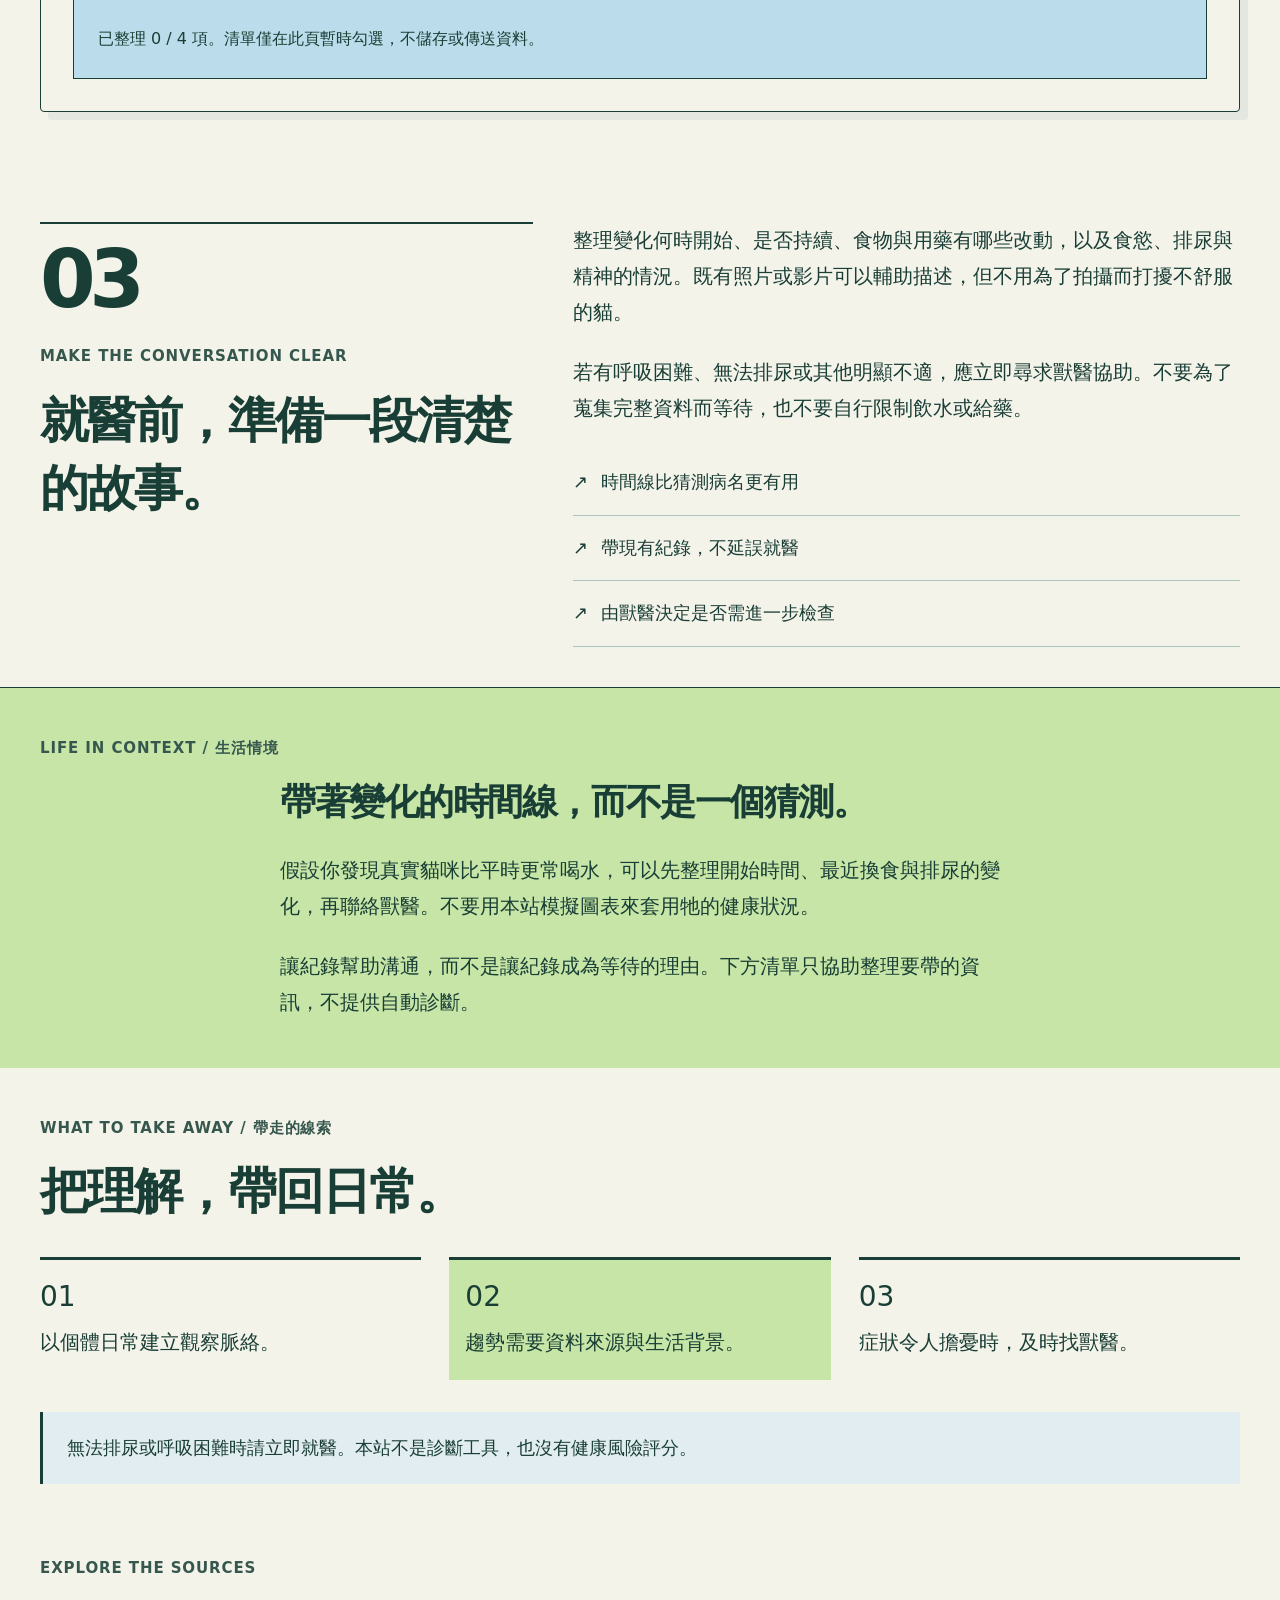
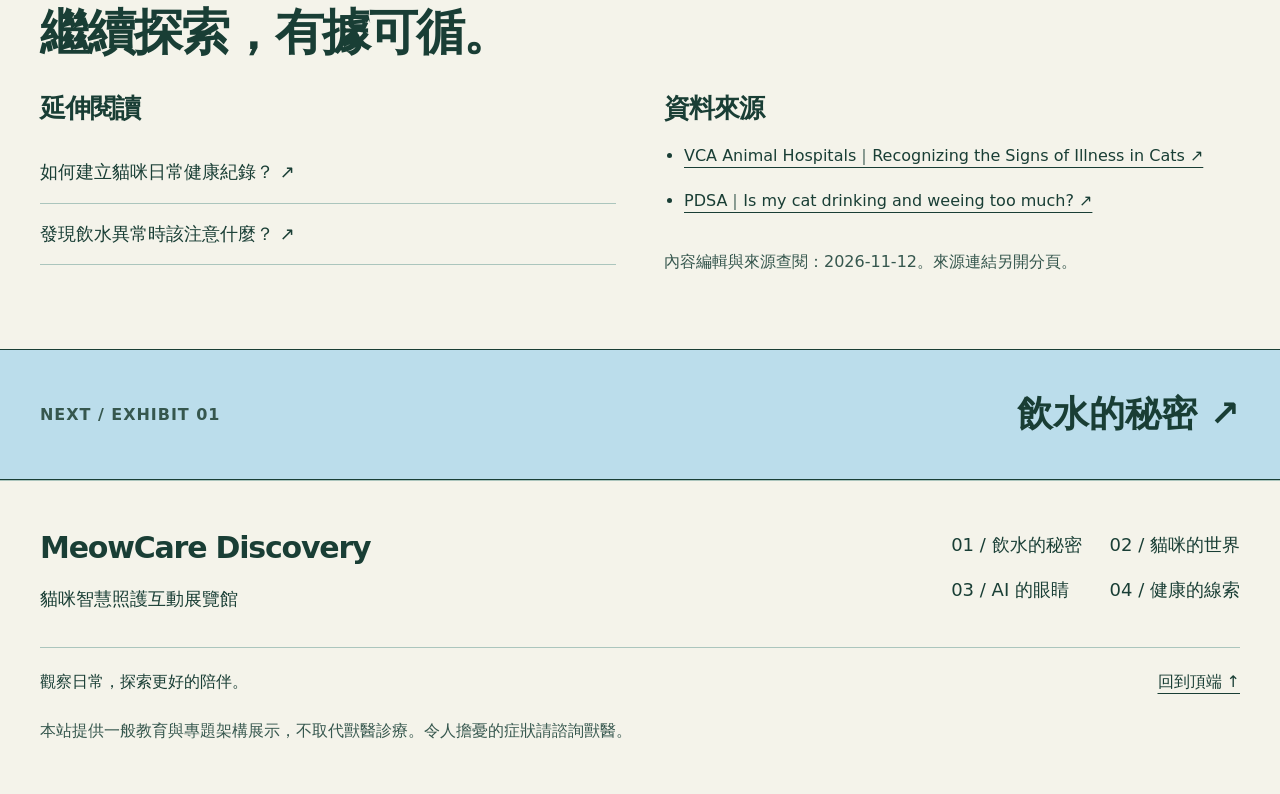
<file: health.html>
<!doctype html>
<html lang="zh-Hant-TW">
<head>
  <meta charset="utf-8">
  <meta name="viewport" content="width=device-width, initial-scale=1">
  <meta name="description" content="探索貓咪照護、環境與智慧辨識技術。MeowCare Discovery 互動科普主題。">
  <meta name="theme-color" content="#F4F3EA">
  <title>健康管理｜MeowCare Discovery</title>
  <link rel="stylesheet" href="assets/css/styles.css">
  <script type="module" src="assets/js/topic.js"></script>
</head>
<body data-topic="health">
  <a class="skip-link" href="#main">跳至主要內容</a>
  <header class="site-header" data-site-header><a href="index.html">MeowCare Discovery 首頁</a></header>
  <main id="main"><section class="container loading-state"><h1>健康管理</h1><p>正在準備主題內容。若持續看見此訊息，請確認已啟用 JavaScript，並透過本機 HTTP 伺服器開啟網站。</p><a href="index.html">返回首頁</a></section></main>
  <noscript><p class="container">此主題由共用資料與模板呈現，請啟用 JavaScript 後重新載入。本站提供一般教育資訊，不取代獸醫診療。</p></noscript>
  <footer class="site-footer" data-site-footer><p>MeowCare Discovery｜一般教育資訊，不取代獸醫診療。</p></footer>
</body>
</html>
</file>
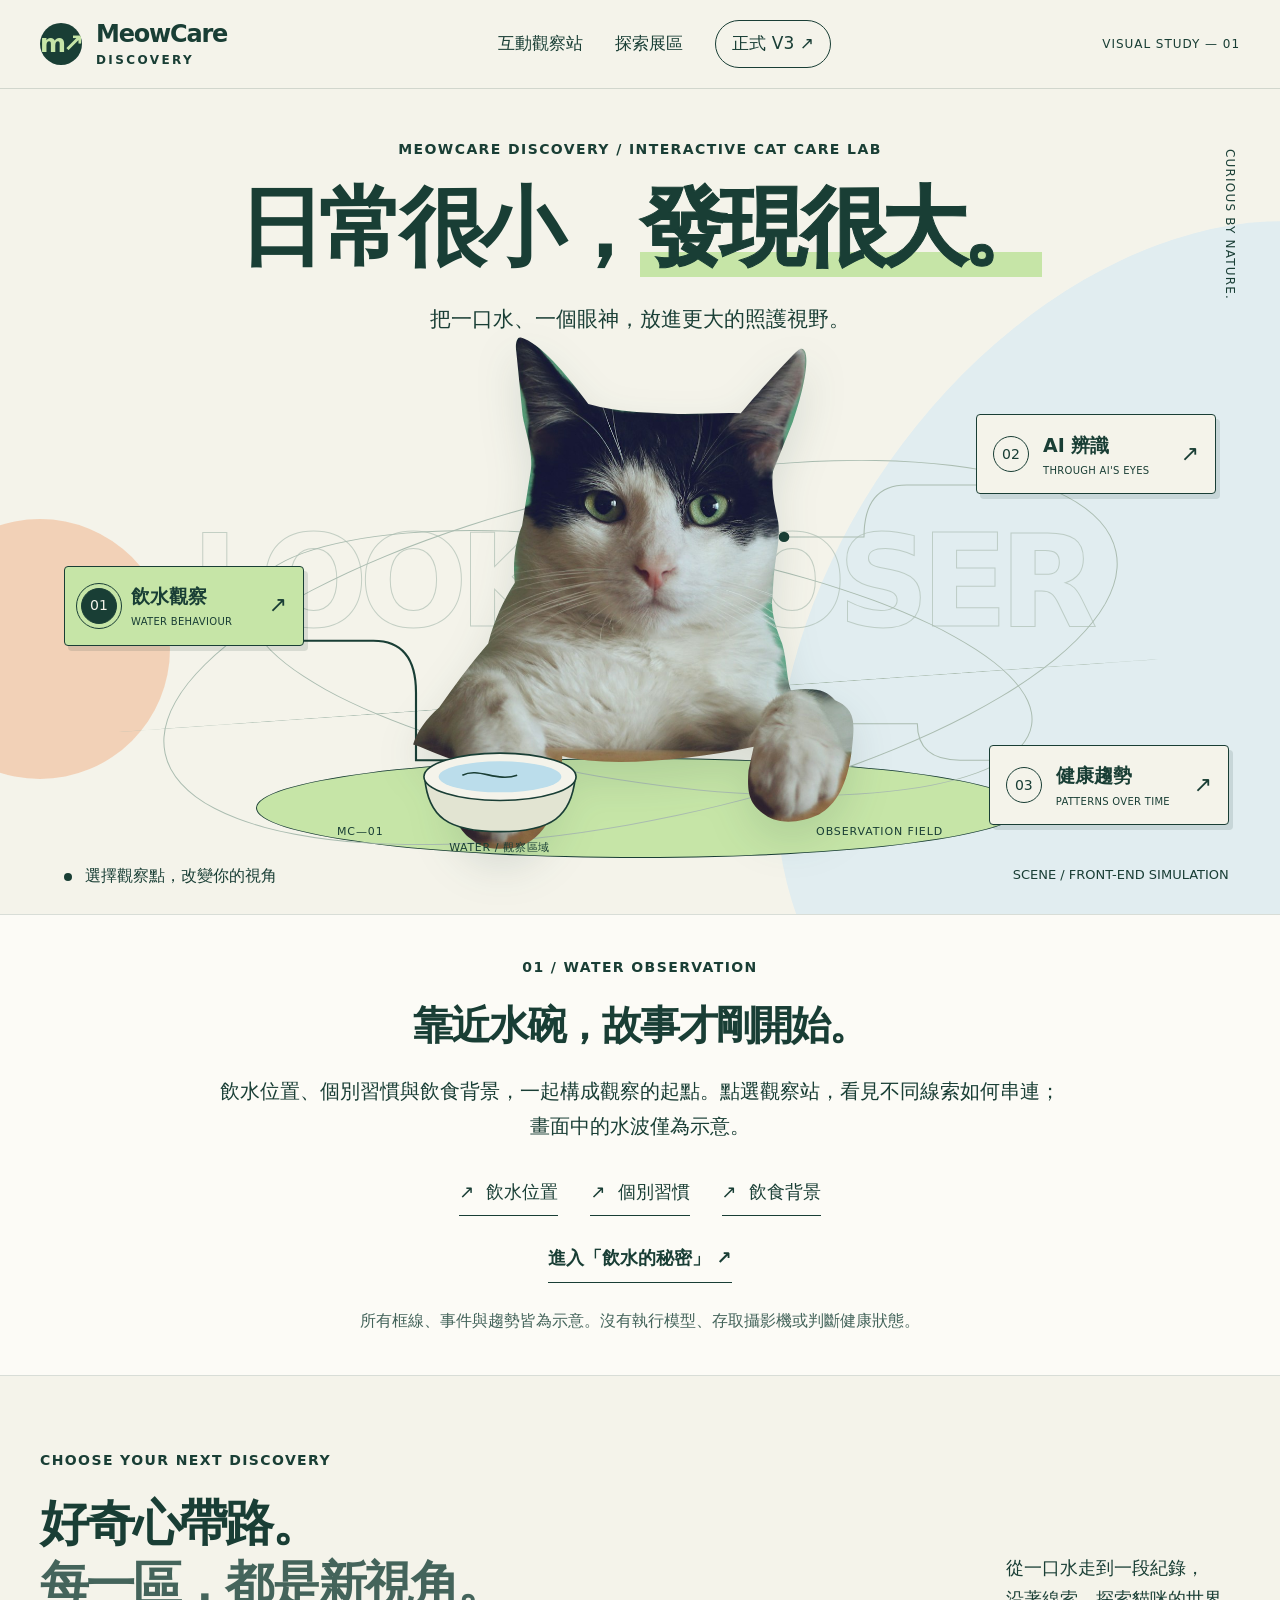
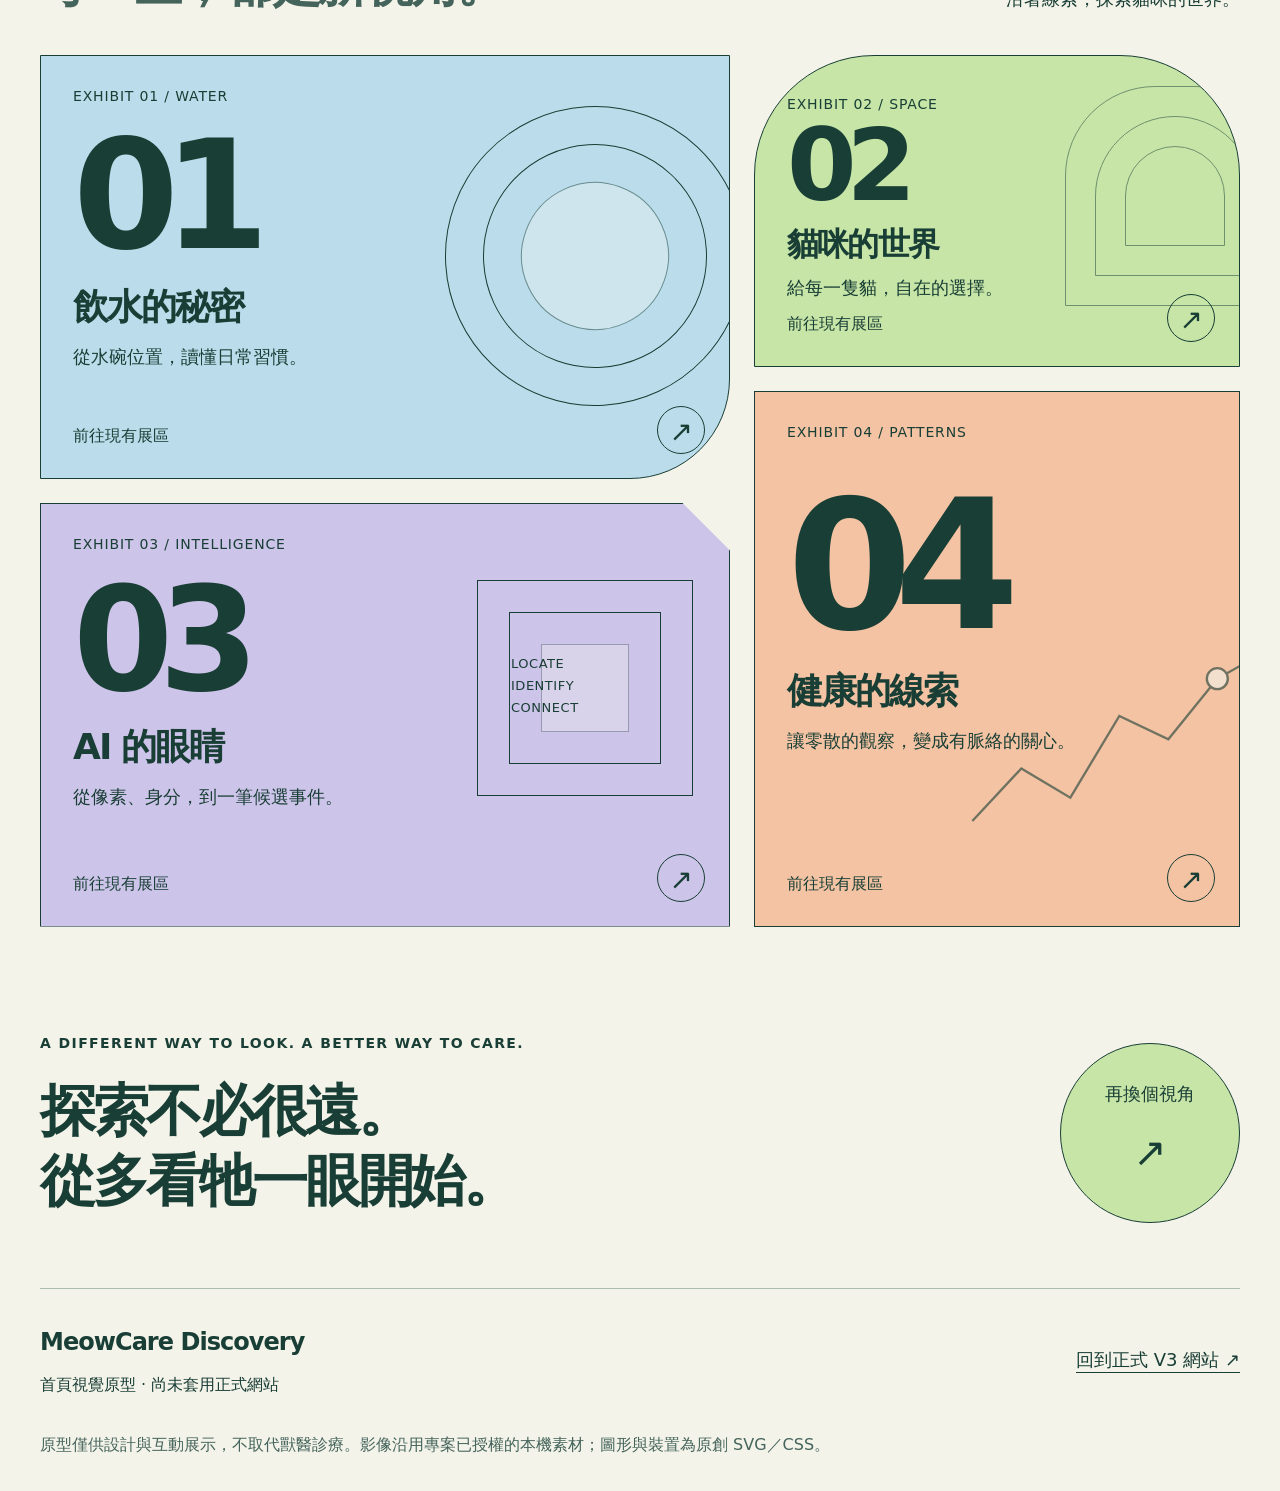
<file: prototype.html>
<!doctype html>
<html lang="zh-Hant-TW">
<head>
  <meta charset="utf-8">
  <meta name="viewport" content="width=device-width, initial-scale=1">
  <meta name="theme-color" content="#F4F3EA">
  <meta name="description" content="MeowCare Discovery 獨立首頁視覺原型。探索貓咪觀察站、AI 示意裝置與四個照護展區。">
  <title>MeowCare Discovery — Interactive Cat Care Lab｜視覺原型</title>
  <link rel="stylesheet" href="assets/css/prototype.css">
  <script type="module" src="assets/js/prototype.js"></script>
</head>
<body>
  <a class="skip" href="#main">跳至主要內容</a>
  <header class="proto-header">
    <div class="shell header-row">
      <a class="proto-brand" href="#main" aria-label="MeowCare Discovery 原型首頁"><span class="brand-glyph" aria-hidden="true">m↗</span><span>MeowCare<small>DISCOVERY</small></span></a>
      <nav aria-label="原型導覽"><a href="#station">互動觀察站</a><a href="#exhibits">探索展區</a><a class="formal-link" href="index.html">正式 V3 ↗</a></nav>
      <span class="edition">VISUAL STUDY — 01</span>
    </div>
  </header>
  <main id="main">
    <section class="prototype-hero" aria-labelledby="prototype-title">
      <div class="hero-wash wash-blue" aria-hidden="true"></div><div class="hero-wash wash-peach" aria-hidden="true"></div>
      <div class="shell hero-heading">
        <p class="overline heading-enter">MEOWCARE DISCOVERY / INTERACTIVE CAT CARE LAB</p>
        <h1 id="prototype-title"><span class="headline-crop"><span class="headline-enter">日常很小，<em>發現很大。</em></span></span></h1>
        <p class="hero-intro heading-enter">把一口水、一個眼神，放進更大的照護視野。</p>
        <span class="hero-side-note" aria-hidden="true">CURIOUS BY NATURE.</span>
      </div>

      <div id="station" class="observation-station" data-mode="water" aria-label="互動貓咪觀察站">
        <div class="station-word" aria-hidden="true">LOOK CLOSER</div>
        <div class="station-rings" aria-hidden="true"><i class="outer-orbit"></i><i class="inner-orbit"></i><i class="orbit-axis"></i></div>
        <div class="station-floor" aria-hidden="true"><span>MC—01</span><span>OBSERVATION FIELD</span></div>
        <svg class="station-connections" viewBox="0 0 1200 520" preserveAspectRatio="none" aria-hidden="true">
          <path class="connector connector-water" d="M215 280H350Q390 280 390 330V395H485"/>
          <path class="connector connector-ai" d="M1000 130H850Q810 130 810 180H735"/>
          <path class="connector connector-trend" d="M1025 395H900Q860 395 860 360H745"/>
          <circle cx="485" cy="395" r="5"/><circle cx="735" cy="180" r="5"/><circle cx="745" cy="360" r="5"/>
        </svg>

        <!-- Existing licensed Unsplash photo; inline SVG clips its contour without editing the original asset. -->
        <div class="cat-layer">
          <svg class="station-cat" viewBox="300 65 930 1035" role="img" aria-labelledby="station-cat-title">
            <title id="station-cat-title">黑白貓沿影像輪廓裁切，站在數位觀察裝置中央；這是視覺合成，不是監測畫面。</title>
            <defs>
              <path id="prototype-cat-contour" d="M440 1055C419 1041 398 1004 398 955L405 903C377 895 351 881 330 875C338 850 355 826 380 804C410 761 440 720 474 681C486 635 503 600 525 565C520 522 528 482 539 455L554 360C563 318 546 280 540 244L528 123C525 104 530 94 536 94C574 106 621 161 666 222C728 239 773 237 825 241C874 243 917 238 958 240C1003 187 1048 137 1067 120C1075 113 1080 117 1082 124C1090 151 1070 221 1058 256L1020 351C1015 390 1026 424 1030 449C1034 478 1026 510 1023 537C1020 561 1020 585 1018 601C1018 627 1026 650 1033 670C1047 700 1044 741 1054 771C1102 765 1121 770 1139 790C1181 808 1176 837 1171 885C1163 953 1140 991 1108 1009C1075 1024 1033 1030 1005 1010C973 989 970 966 973 924L983 879C856 906 698 919 616 897L613 951C605 1019 562 1079 503 1074C478 1077 457 1070 440 1055Z"/>
              <clipPath id="prototype-cat-clip"><use href="#prototype-cat-contour"/></clipPath>
            </defs>
            <image href="assets/images/cat-portrait.jpg" width="1600" height="1101" clip-path="url(#prototype-cat-clip)"/>
          </svg>
        </div>

        <div class="water-device" aria-hidden="true">
          <span class="water-ripple ripple-one"></span><span class="water-ripple ripple-two"></span>
          <svg viewBox="0 0 220 125"><path d="M18 46c4 48 28 66 92 66s87-19 92-66" fill="var(--device-ceramic)" stroke="var(--ink)" stroke-width="2"/><ellipse cx="110" cy="45" rx="93" ry="29" fill="var(--paper)" stroke="var(--ink)" stroke-width="2"/><ellipse cx="110" cy="45" rx="75" ry="19" fill="var(--blue)"/><path d="M64 43c20-10 42 9 67 0" fill="none" stroke="var(--ink)" stroke-width="2"/></svg>
          <span class="device-caption">WATER / 觀察區域</span>
        </div>
        <div class="ai-device" aria-hidden="true">
          <span class="ai-bracket top-left"></span><span class="ai-bracket top-right"></span><span class="ai-bracket bottom-left"></span><span class="ai-bracket bottom-right"></span>
          <div class="scan-area"><div class="scan-sweep"></div></div><i class="face-point face-left"></i><i class="face-point face-right"></i><i class="face-point face-nose"></i>
          <span class="ai-tag">CAT—01 / 示意辨識框</span>
        </div>
        <div class="trend-device" aria-hidden="true"><span>EVENTS / 示範趨勢</span><svg viewBox="0 0 240 90"><path d="M5 75H235M5 45H235M5 15H235" class="mini-grid"/><path id="scene-trend-line" d="M8 65 45 45 82 53 120 25 158 37 196 12 232 21" class="mini-line"/><circle cx="232" cy="21" r="5"/></svg></div>

        <div class="observation-controls" role="group" aria-label="選擇觀察站模式">
          <button class="observation-point point-water" type="button" data-observation="water" aria-pressed="true" aria-controls="station-readout"><span class="point-node" aria-hidden="true">01</span><span>飲水觀察<small>WATER BEHAVIOUR</small></span><span class="point-arrow" aria-hidden="true">↗</span></button>
          <button class="observation-point point-ai" type="button" data-observation="ai" aria-pressed="false" aria-controls="station-readout"><span class="point-node" aria-hidden="true">02</span><span>AI 辨識<small>THROUGH AI'S EYES</small></span><span class="point-arrow" aria-hidden="true">↗</span></button>
          <button class="observation-point point-trend" type="button" data-observation="trend" aria-pressed="false" aria-controls="station-readout"><span class="point-node" aria-hidden="true">03</span><span>健康趨勢<small>PATTERNS OVER TIME</small></span><span class="point-arrow" aria-hidden="true">↗</span></button>
        </div>
        <div class="station-bottom"><span><i aria-hidden="true"></i> 選擇觀察點，改變你的視角</span><span>SCENE / FRONT-END SIMULATION</span></div>
      </div>
    </section>

    <section id="station-readout" class="readout-section" aria-labelledby="readout-title">
      <div class="shell readout-inner">
        <div class="readout-heading" aria-live="polite" aria-atomic="true"><p id="readout-index" class="overline">01 / WATER BEHAVIOUR</p><h2 id="readout-title">靠近水碗，故事才剛開始。</h2><p id="readout-description">把飲水位置、食物與個別習慣放在一起看。場景中的水波只示意觀察焦點，不表示貓咪真的正在喝水。</p></div>
        <div id="readout-extra" class="readout-extra"></div>
        <div class="readout-actions"><a id="readout-link" class="text-link" href="water.html">走進「飲水的秘密」 ↗</a><p>所有框線、事件與趨勢皆為示意。沒有執行模型、存取攝影機或判斷健康狀態。</p></div>
      </div>
    </section>

    <section id="exhibits" class="exhibits-section shell" aria-labelledby="exhibits-title">
      <div class="exhibits-heading" data-enter><p class="overline">CHOOSE YOUR NEXT DISCOVERY</p><h2 id="exhibits-title">好奇心帶路。<br><span>每一區，都是新視角。</span></h2><p>從一口水走到一段紀錄，<br>沿著線索，探索貓咪的世界。</p></div>
      <div class="exhibition-floor">
        <a class="exhibit-door door-water" href="water.html" data-enter><span class="door-overline">EXHIBIT 01 / WATER</span><span class="door-number" aria-hidden="true">01</span><h3>飲水的秘密</h3><p>從水碗位置，讀懂日常習慣。</p><div class="door-art water-art" aria-hidden="true"><i></i><i></i><i></i></div><span class="door-arrow" aria-hidden="true">↗</span><span class="door-hint">前往現有展區</span></a>
        <a class="exhibit-door door-space" href="environment.html" data-enter><span class="door-overline">EXHIBIT 02 / SPACE</span><span class="door-number" aria-hidden="true">02</span><h3>貓咪的世界</h3><p>給每一隻貓，自在的選擇。</p><div class="door-art space-art" aria-hidden="true"><i></i><i></i><i></i></div><span class="door-arrow" aria-hidden="true">↗</span><span class="door-hint">前往現有展區</span></a>
        <a class="exhibit-door door-ai" href="technology.html" data-enter><span class="door-overline">EXHIBIT 03 / INTELLIGENCE</span><span class="door-number" aria-hidden="true">03</span><h3>AI 的眼睛</h3><p>從像素、身分，到一筆候選事件。</p><div class="door-art ai-art" aria-hidden="true"><i></i><i></i><i></i><span>LOCATE<br>IDENTIFY<br>CONNECT</span></div><span class="door-arrow" aria-hidden="true">↗</span><span class="door-hint">前往現有展區</span></a>
        <a class="exhibit-door door-health" href="health.html" data-enter><span class="door-overline">EXHIBIT 04 / PATTERNS</span><span class="door-number" aria-hidden="true">04</span><h3>健康的線索</h3><p>讓零散的觀察，變成有脈絡的關心。</p><div class="door-art health-art" aria-hidden="true"><svg viewBox="0 0 260 180"><path d="M0 150 42 105 84 130 126 60 168 80 210 28 260 0"/><circle cx="210" cy="28" r="9"/></svg></div><span class="door-arrow" aria-hidden="true">↗</span><span class="door-hint">前往現有展區</span></a>
      </div>
    </section>

    <section class="prototype-end shell" data-enter><p class="overline">A DIFFERENT WAY TO LOOK. A BETTER WAY TO CARE.</p><h2>探索不必很遠。<br>從多看牠一眼開始。</h2><a class="round-cta" href="#station" aria-label="回到互動觀察站">再換個視角 <span aria-hidden="true">↗</span></a></section>
  </main>
  <footer class="proto-footer shell"><div><strong>MeowCare Discovery</strong><p>首頁視覺原型 · 尚未套用正式網站</p></div><a href="index.html">回到正式 V3 網站 ↗</a><p class="prototype-notice">原型僅供設計與互動展示，不取代獸醫診療。影像沿用專案已授權的本機素材；圖形與裝置為原創 SVG／CSS。</p></footer>
  <noscript><p class="shell">請啟用 JavaScript 操作三種觀察模式。四個展區連結與首頁內容仍可閱讀。</p></noscript>
</body>
</html>
</file>
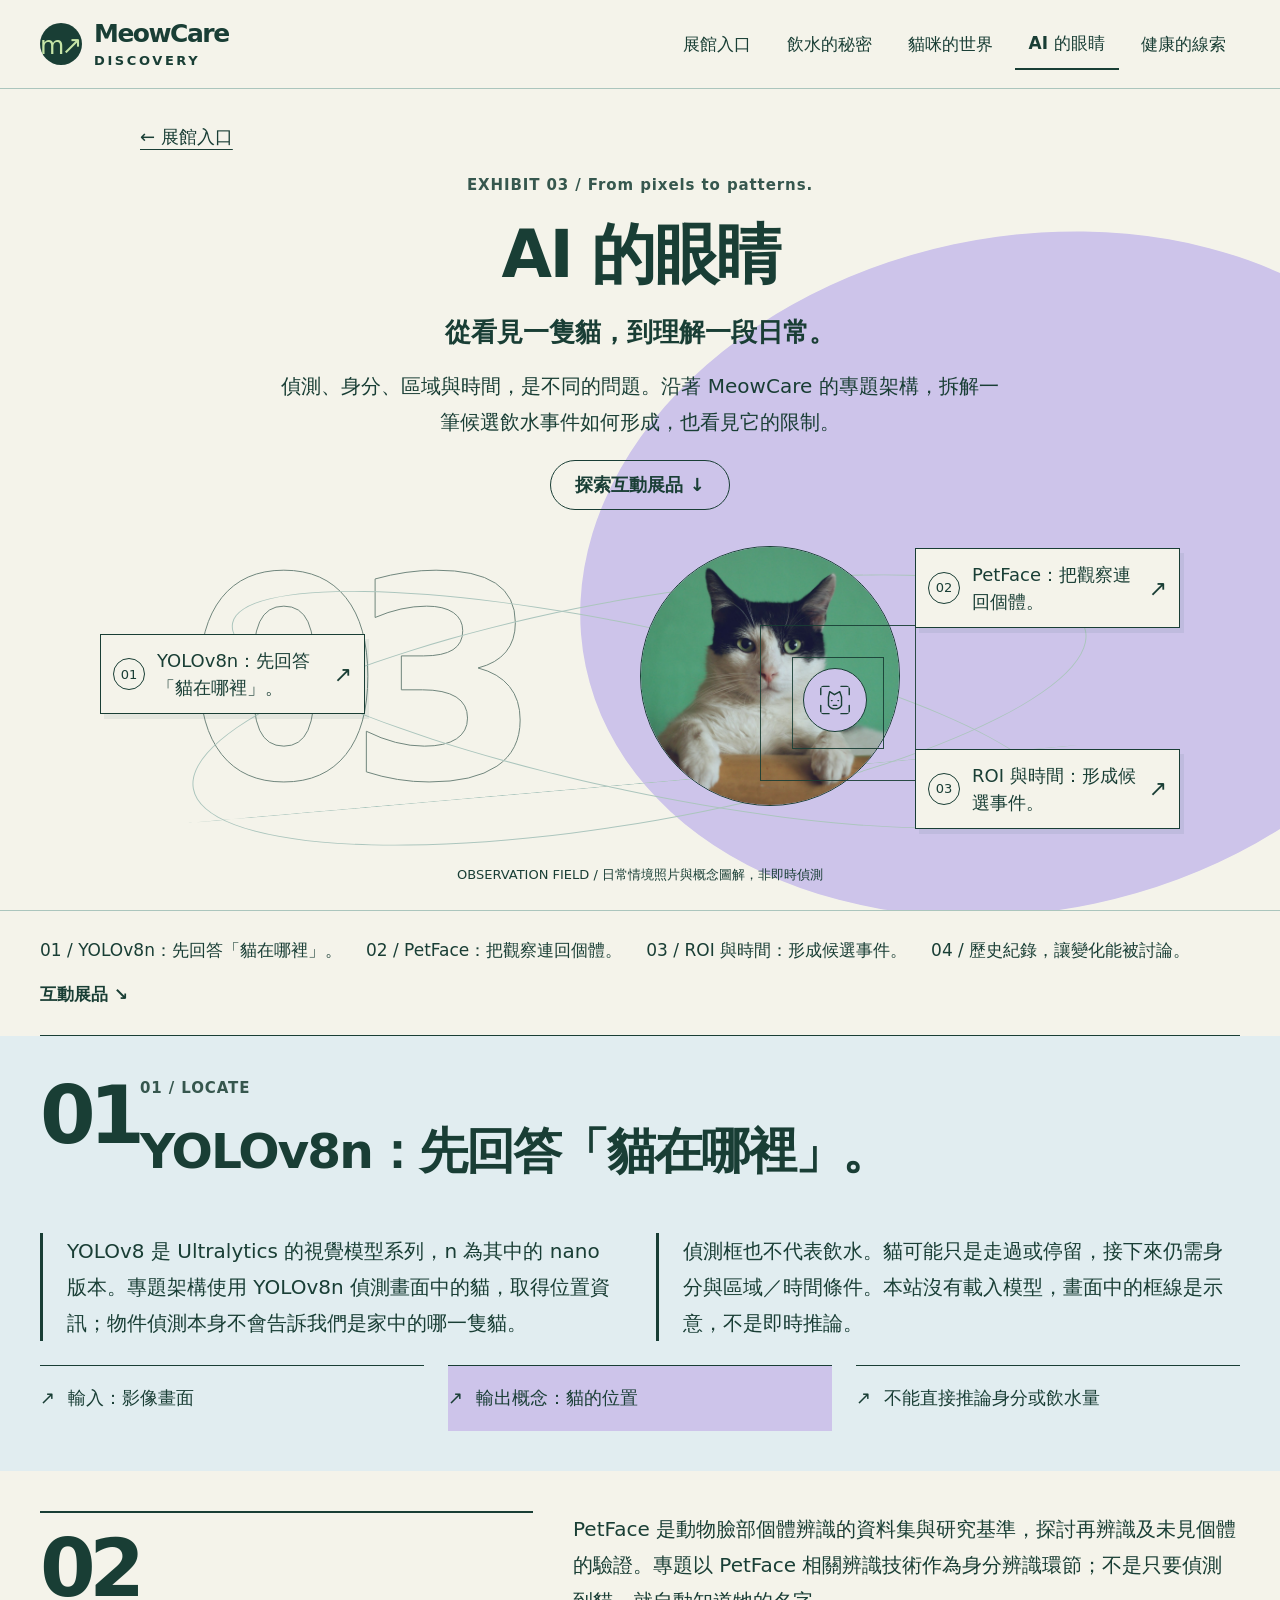
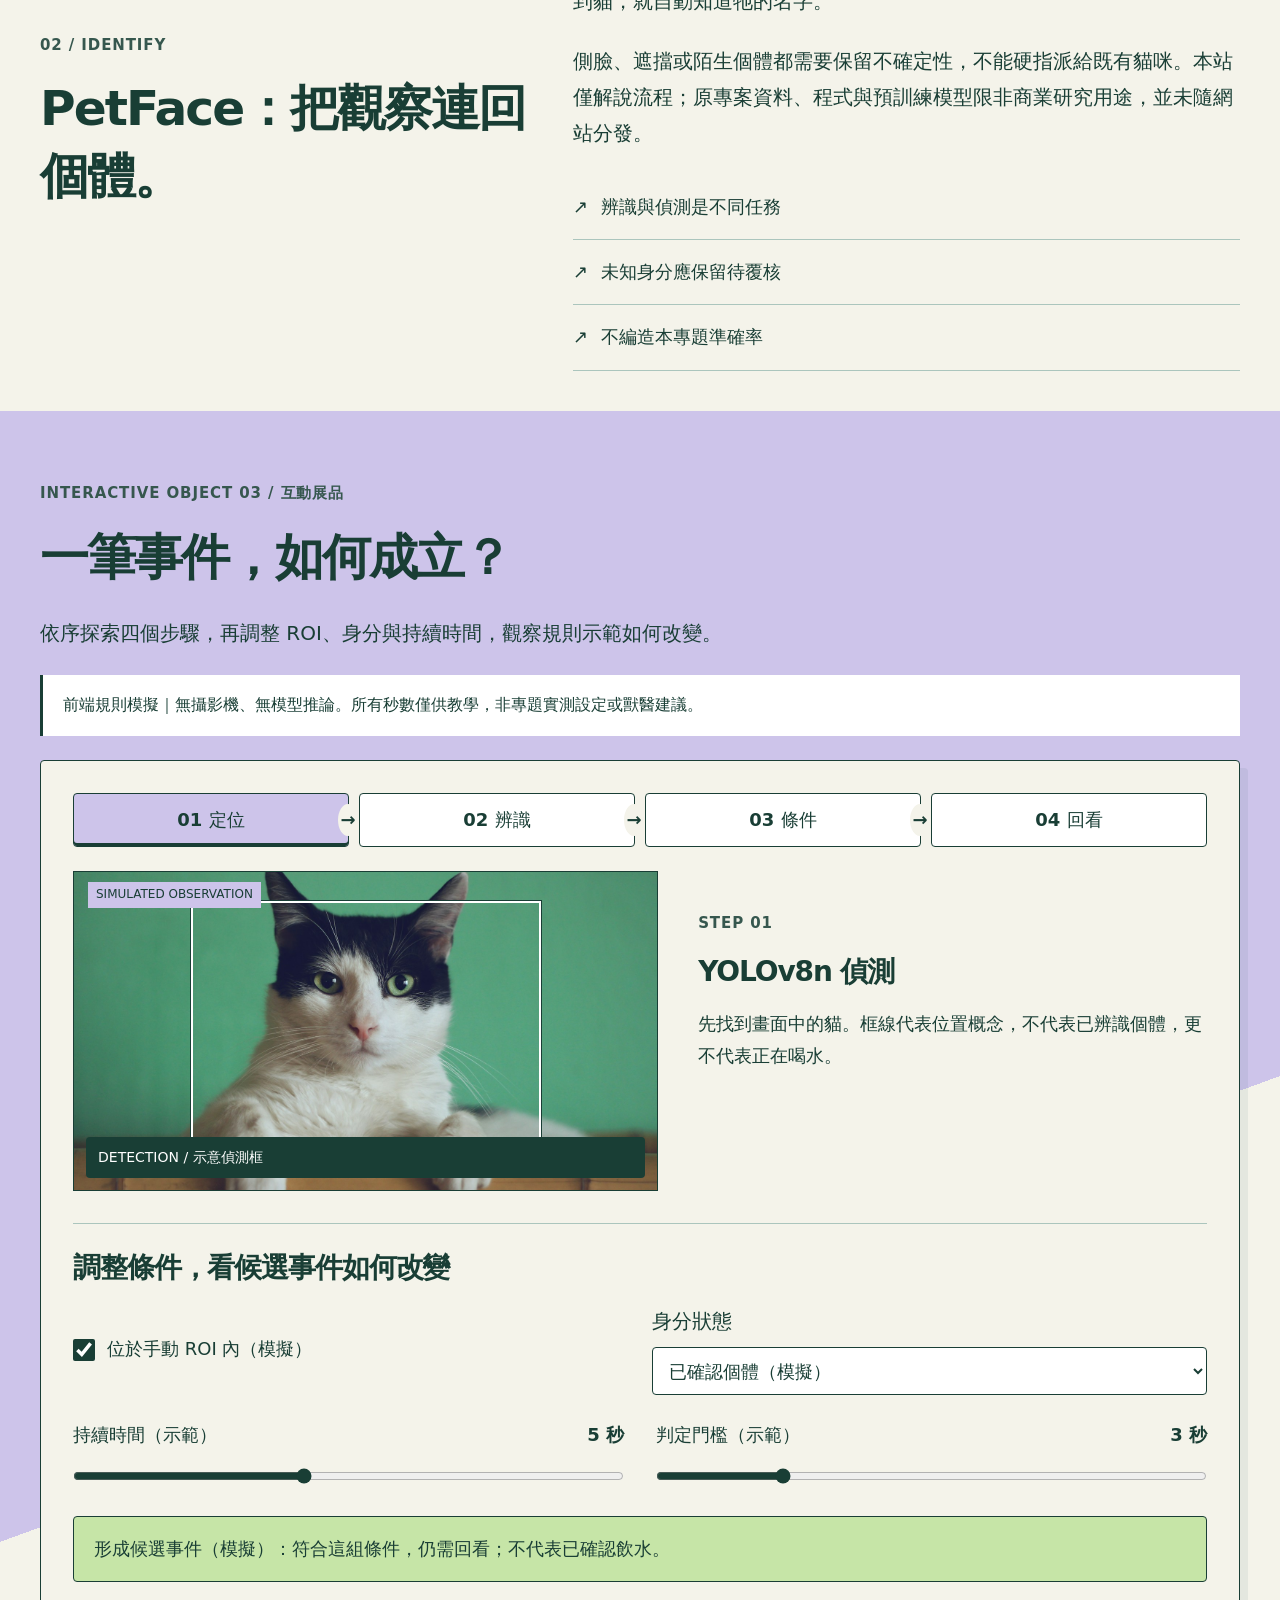
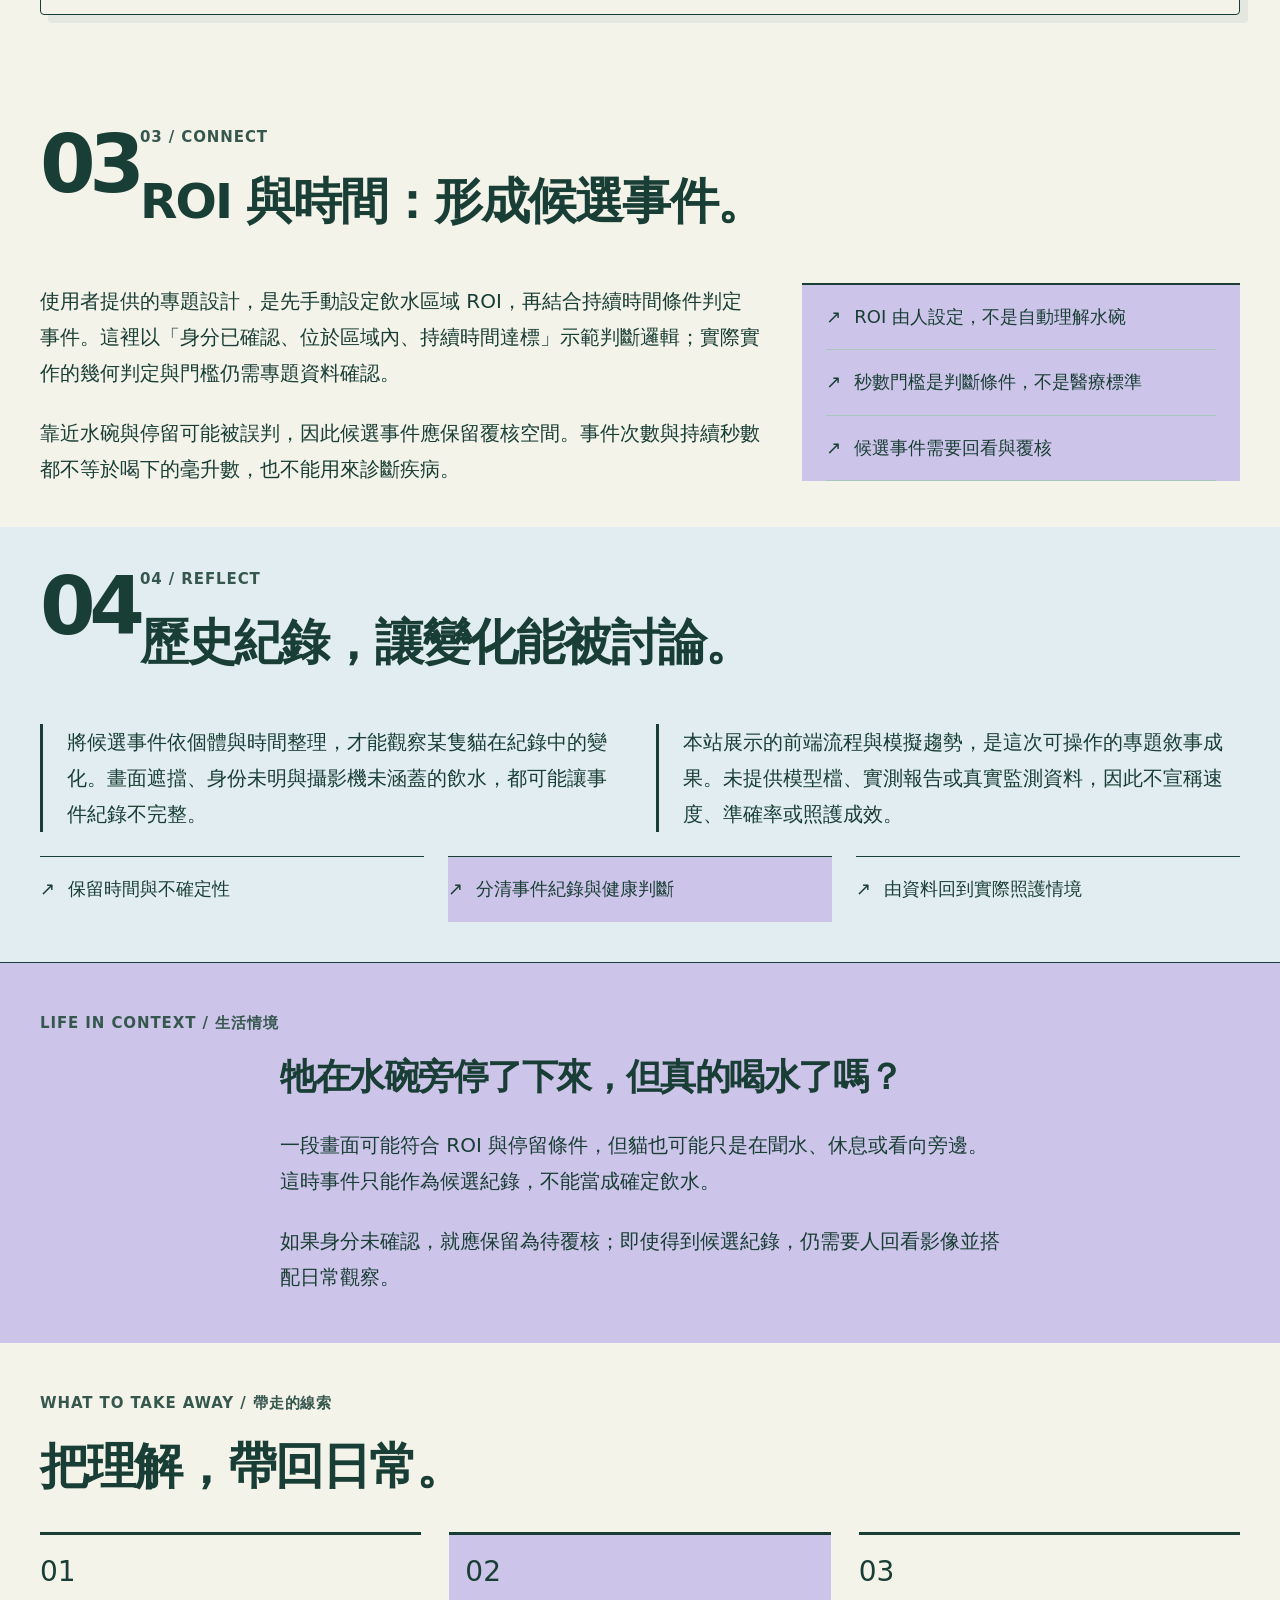
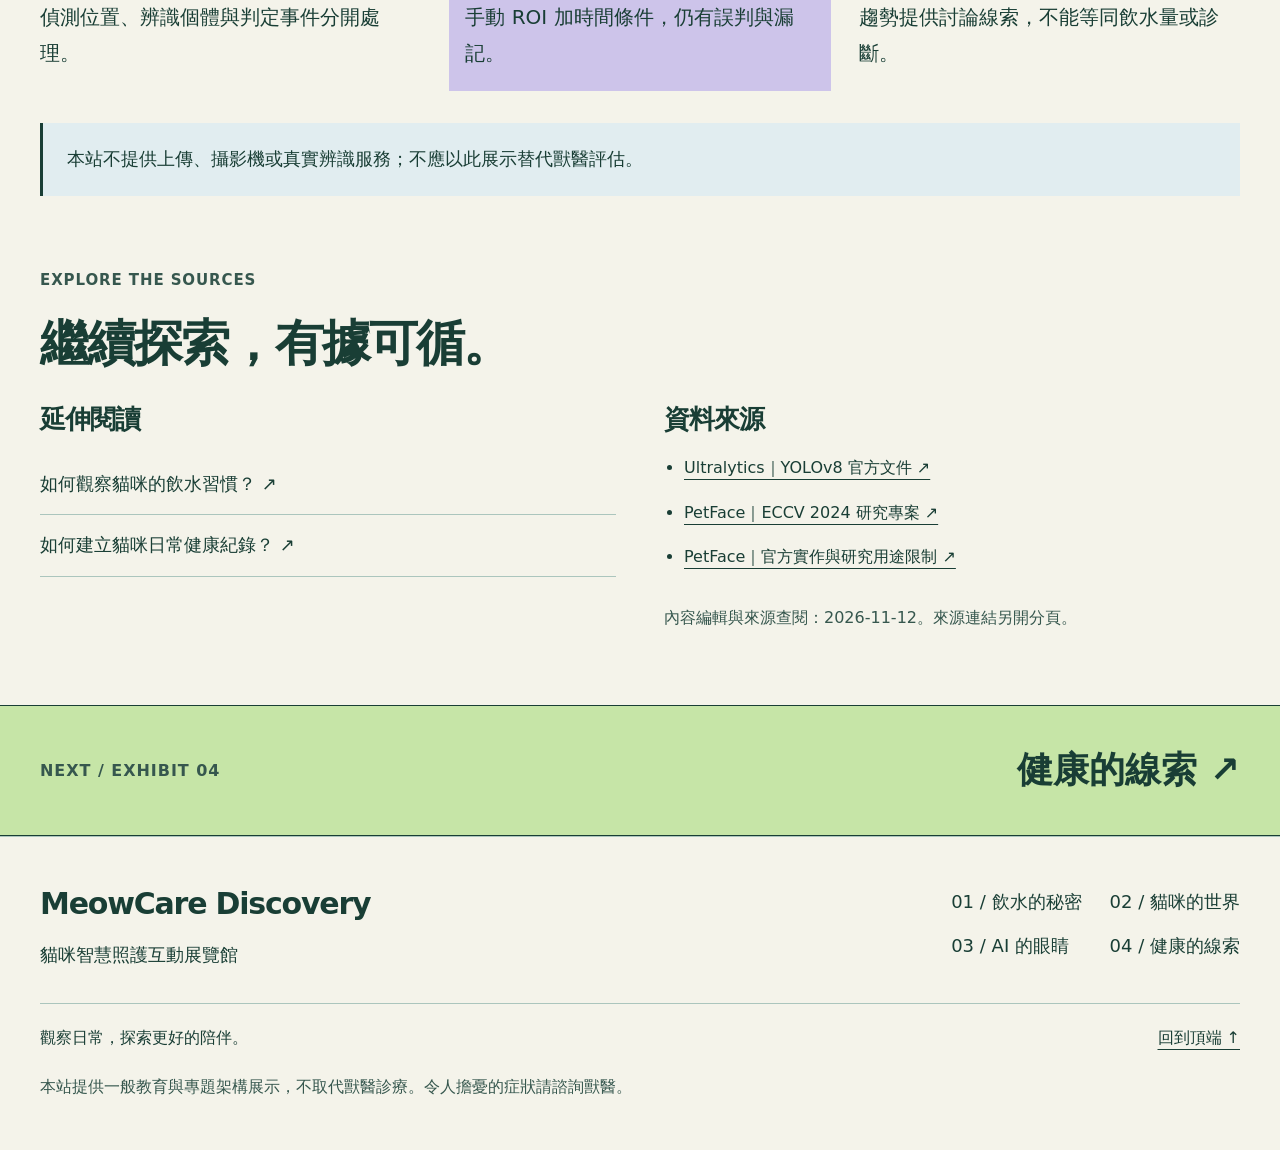
<file: technology.html>
<!doctype html>
<html lang="zh-Hant-TW">
<head>
  <meta charset="utf-8">
  <meta name="viewport" content="width=device-width, initial-scale=1">
  <meta name="description" content="探索貓咪照護、環境與智慧辨識技術。MeowCare Discovery 互動科普主題。">
  <meta name="theme-color" content="#F4F3EA">
  <title>AI 智慧科技｜MeowCare Discovery</title>
  <link rel="stylesheet" href="assets/css/styles.css">
  <script type="module" src="assets/js/topic.js"></script>
</head>
<body data-topic="technology">
  <a class="skip-link" href="#main">跳至主要內容</a>
  <header class="site-header" data-site-header><a href="index.html">MeowCare Discovery 首頁</a></header>
  <main id="main"><section class="container loading-state"><h1>AI 智慧科技</h1><p>正在準備主題內容。若持續看見此訊息，請確認已啟用 JavaScript，並透過本機 HTTP 伺服器開啟網站。</p><a href="index.html">返回首頁</a></section></main>
  <noscript><p class="container">此主題由共用資料與模板呈現，請啟用 JavaScript 後重新載入。本站提供一般教育資訊，不取代獸醫診療。</p></noscript>
  <footer class="site-footer" data-site-footer><p>MeowCare Discovery｜一般教育資訊，不取代獸醫診療。</p></footer>
</body>
</html>
</file>
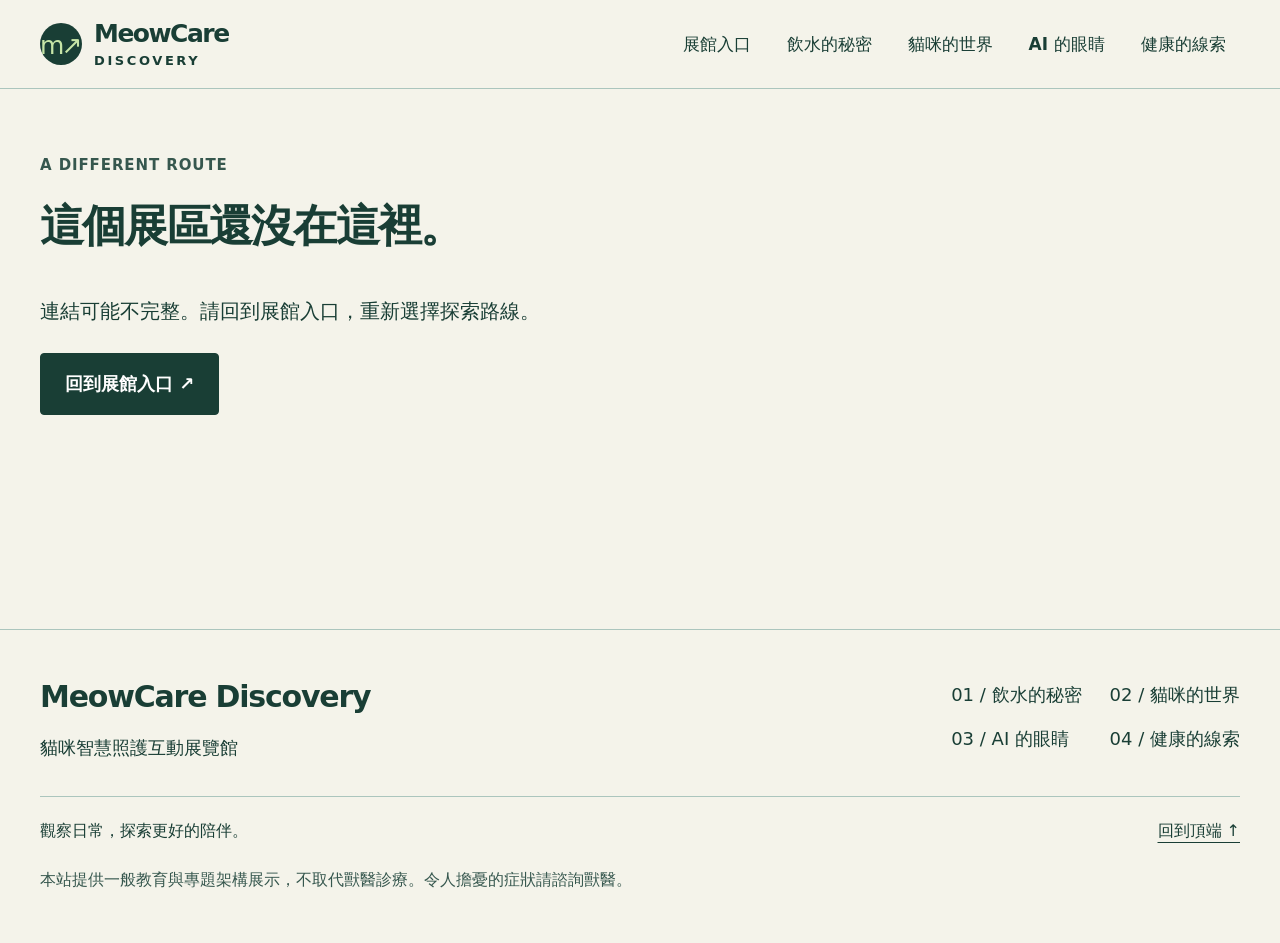
<file: topic.html>
<!doctype html>
<html lang="zh-Hant-TW">
<head>
  <meta charset="utf-8">
  <meta name="viewport" content="width=device-width, initial-scale=1">
  <meta name="description" content="探索貓咪照護、環境與智慧辨識技術。MeowCare Discovery 互動科普主題。">
  <meta name="theme-color" content="#F4F3EA">
  <title>主題探索｜MeowCare Discovery</title>
  <link rel="stylesheet" href="assets/css/styles.css">
  <script type="module" src="assets/js/topic.js"></script>
</head>
<body>
  <a class="skip-link" href="#main">跳至主要內容</a>
  <header class="site-header" data-site-header><a href="index.html">MeowCare Discovery 首頁</a></header>
  <main id="main"><section class="container loading-state"><h1>主題探索</h1><p>正在準備主題內容。若持續看見此訊息，請確認已啟用 JavaScript，並透過本機 HTTP 伺服器開啟網站。</p><a href="index.html">返回首頁</a></section></main>
  <noscript><p class="container">此主題由共用資料與模板呈現，請啟用 JavaScript 後重新載入。本站提供一般教育資訊，不取代獸醫診療。</p></noscript>
  <footer class="site-footer" data-site-footer><p>MeowCare Discovery｜一般教育資訊，不取代獸醫診療。</p></footer>
</body>
</html>
</file>
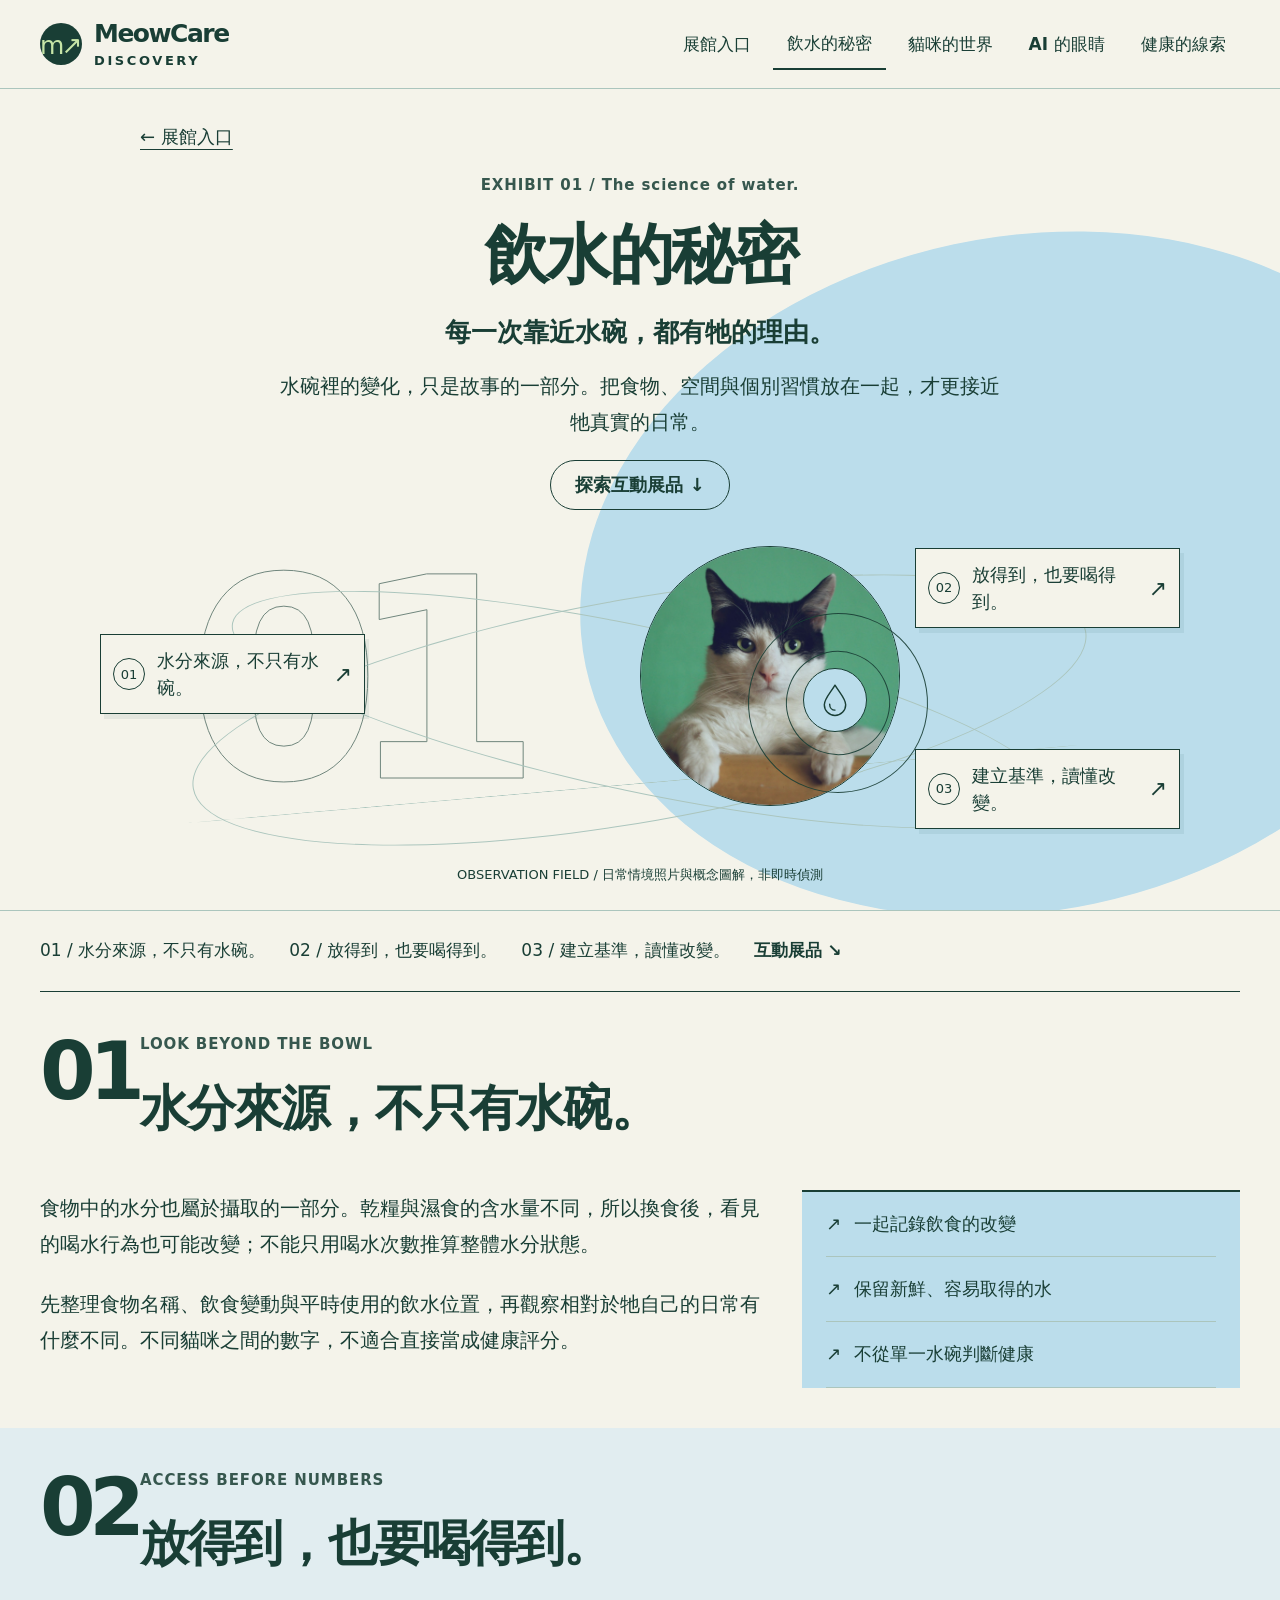
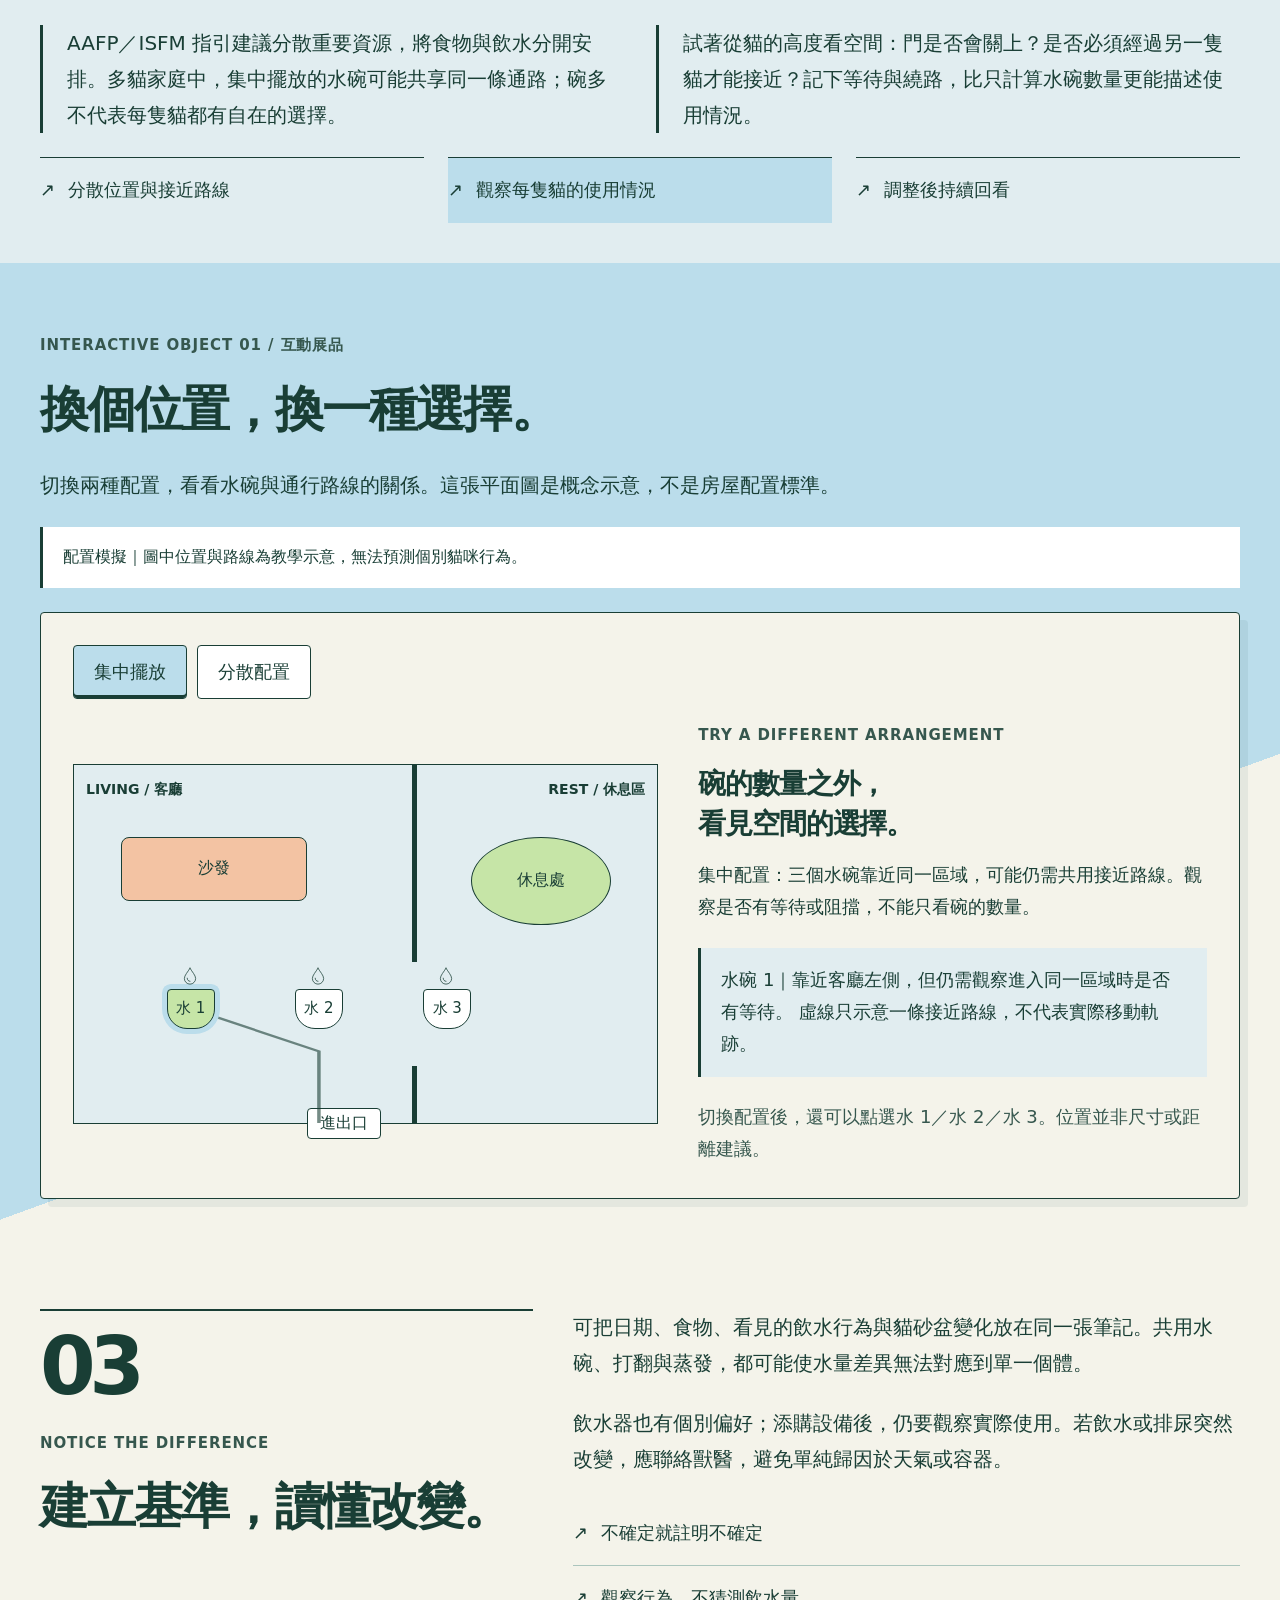
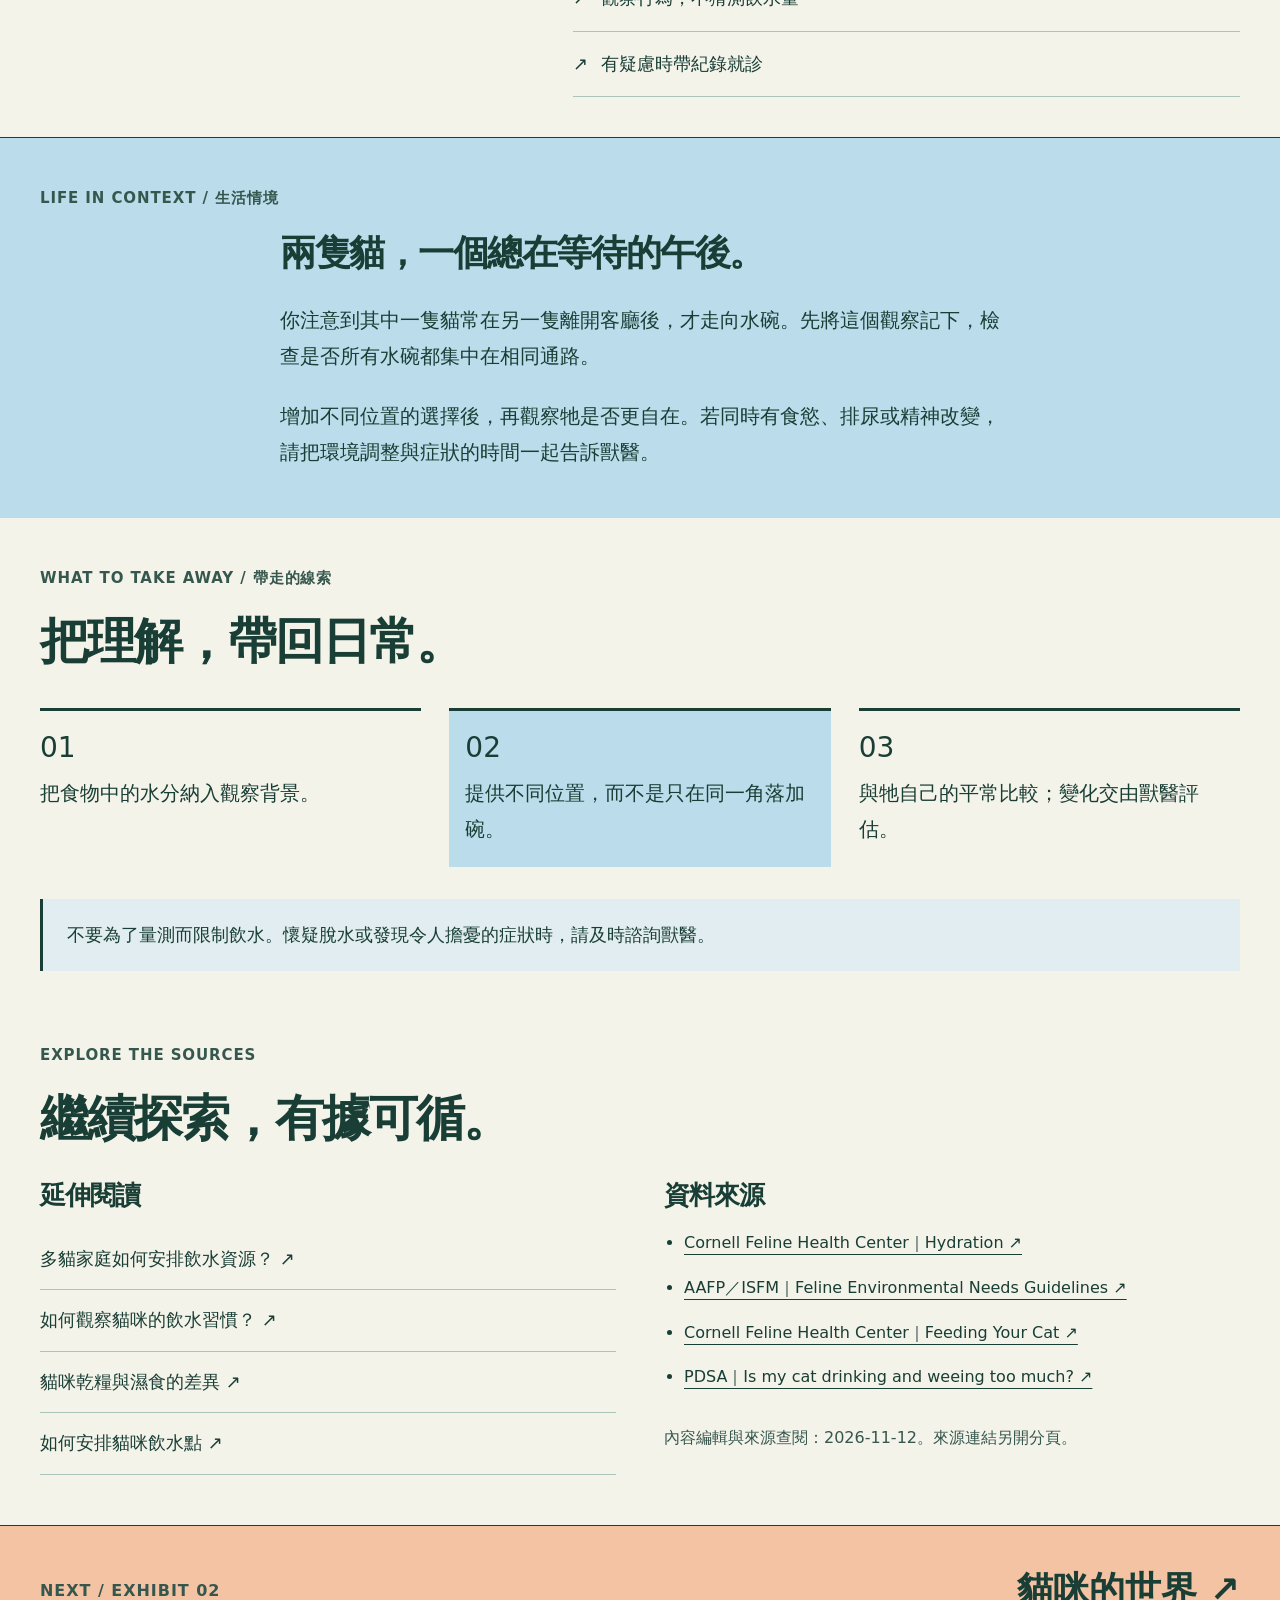
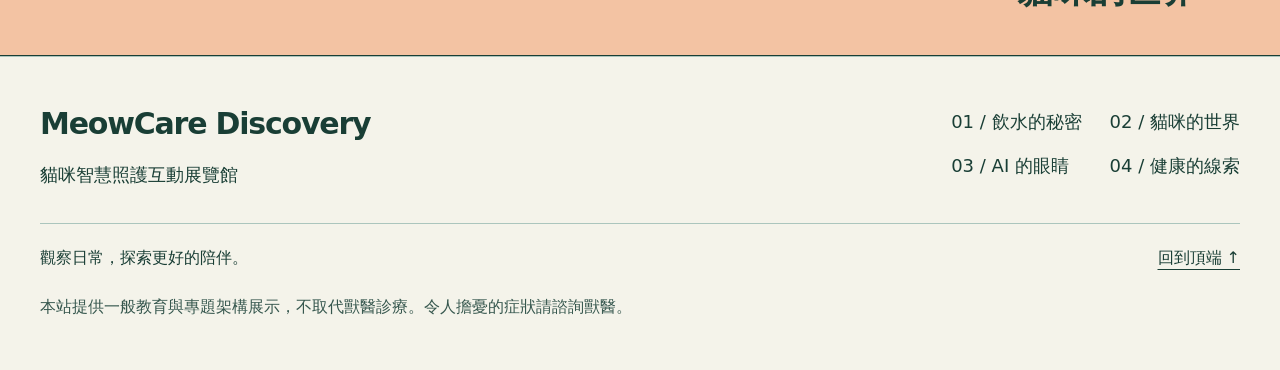
<file: water.html>
<!doctype html>
<html lang="zh-Hant-TW">
<head>
  <meta charset="utf-8">
  <meta name="viewport" content="width=device-width, initial-scale=1">
  <meta name="description" content="探索貓咪照護、環境與智慧辨識技術。MeowCare Discovery 互動科普主題。">
  <meta name="theme-color" content="#F4F3EA">
  <title>飲水科學｜MeowCare Discovery</title>
  <link rel="stylesheet" href="assets/css/styles.css">
  <script type="module" src="assets/js/topic.js"></script>
</head>
<body data-topic="water">
  <a class="skip-link" href="#main">跳至主要內容</a>
  <header class="site-header" data-site-header><a href="index.html">MeowCare Discovery 首頁</a></header>
  <main id="main"><section class="container loading-state"><h1>飲水科學</h1><p>正在準備主題內容。若持續看見此訊息，請確認已啟用 JavaScript，並透過本機 HTTP 伺服器開啟網站。</p><a href="index.html">返回首頁</a></section></main>
  <noscript><p class="container">此主題由共用資料與模板呈現，請啟用 JavaScript 後重新載入。本站提供一般教育資訊，不取代獸醫診療。</p></noscript>
  <footer class="site-footer" data-site-footer><p>MeowCare Discovery｜一般教育資訊，不取代獸醫診療。</p></footer>
</body>
</html>
</file>
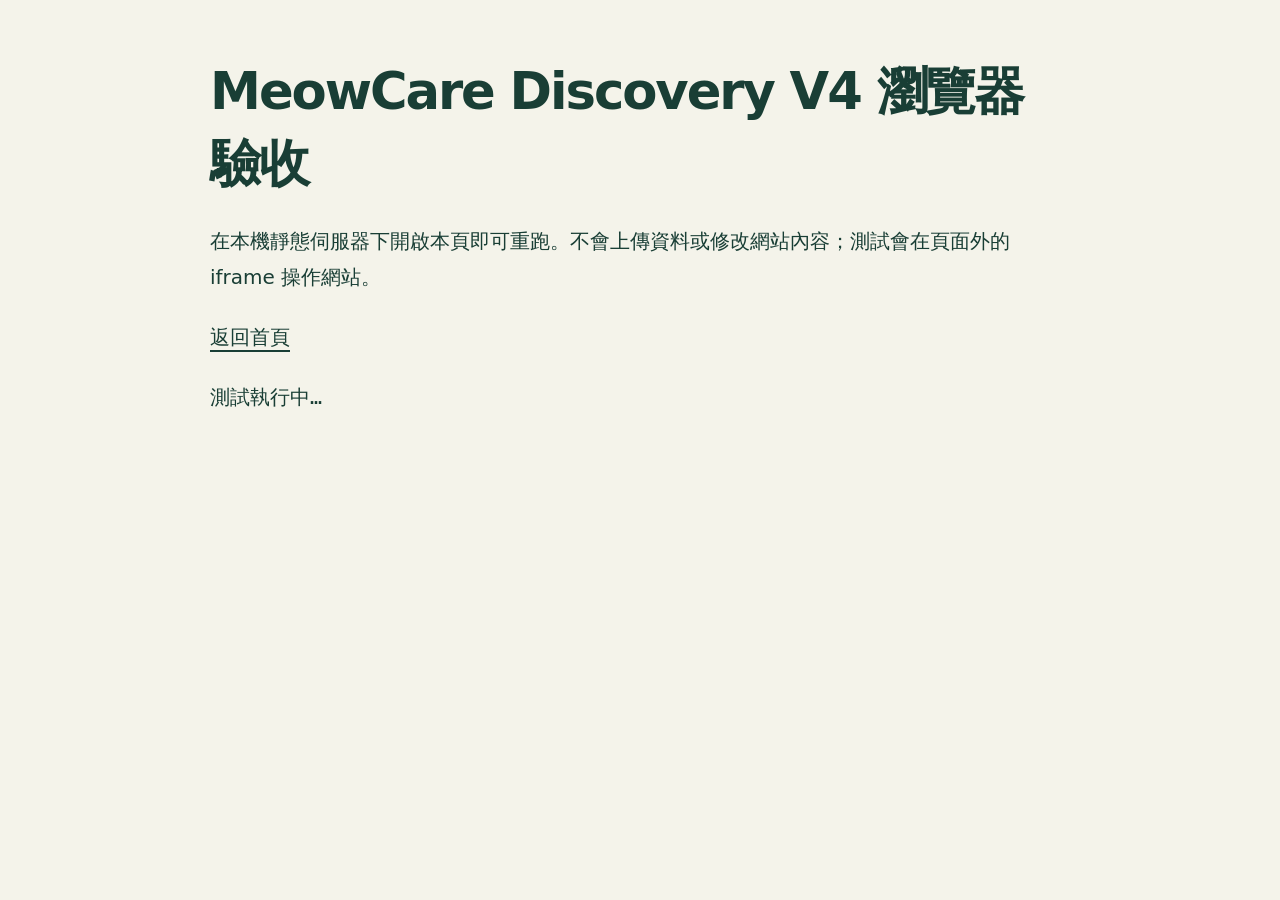
<file: tests/verify.html>
<!doctype html>
<html lang="zh-Hant-TW">
<head><meta charset="utf-8"><meta name="viewport" content="width=device-width, initial-scale=1"><title>MeowCare Discovery V4 瀏覽器驗收</title><link rel="stylesheet" href="../assets/css/styles.css"><script type="module" src="browser-check.js"></script></head>
<body><main class="container article-layout"><h1>MeowCare Discovery V4 瀏覽器驗收</h1><p>在本機靜態伺服器下開啟本頁即可重跑。不會上傳資料或修改網站內容；測試會在頁面外的 iframe 操作網站。</p><p><a href="../index.html">返回首頁</a></p><pre id="test-report" style="white-space:pre-wrap;overflow-wrap:anywhere">測試執行中…</pre></main></body>
</html>
</file>
<file: assets/css/styles.css>
@import url('./prototype.css');
/* MeowCare Discovery V4 — approved prototype foundation + shared exhibit components. */
:root {
  --ink: #193E35; --mint: #E1EDF0; --aqua: #BBDDEB;
  --apricot: #F3C3A3; --lavender: #CDC4EA; --leaf: #C6E5A7;
  --canvas: var(--paper); --white: #FFFFFF; --muted: #36574E;
  --line: #ABC5BD; --grid: #164F4B12; --shadow: #164F4B12;
  --theme: var(--aqua); --accent: #28746C;
  --font-body: system-ui,-apple-system,'Segoe UI','Noto Sans TC','Microsoft JhengHei',sans-serif;
  --text-base: 20px; --text-small: 16px;
  --hero-size: clamp(64px,5.7vw,88px); --topic-size: clamp(52px,4.8vw,72px);
  --h2: clamp(40px,3.8vw,56px); --h3: 28px;
  --space-sm: 12px; --space-md: 24px; --space-lg: 40px;
  --section-space: clamp(48px,5.5vw,80px); --max-width: 1280px;
  --radius: 4px; --radius-sm: 4px; --border: 1px solid var(--line);
  --duration: 280ms; --ease: cubic-bezier(.2,.7,.3,1);
}
* { box-sizing: border-box; }
html { scroll-behavior: smooth; scroll-padding-top: 104px; }
body { margin: 0; color: var(--ink); background: var(--canvas); font: var(--text-base)/1.8 var(--font-body); }
[data-theme='aqua'],[data-tone='aqua'] { --theme: var(--aqua); }
[data-theme='apricot'],[data-tone='apricot'] { --theme: var(--apricot); }
[data-theme='lavender'],[data-tone='lavender'] { --theme: var(--lavender); }
[data-theme='leaf'],[data-tone='leaf'] { --theme: var(--leaf); }
button,input,select { font: inherit; }
button,a,input,select { -webkit-tap-highlight-color: transparent; touch-action: manipulation; }
button { cursor: pointer; }
button,input,select { accent-color: var(--ink); }
a { color: inherit; text-underline-offset: 6px; }
:focus-visible { outline: 3px solid var(--ink); outline-offset: 5px; }
img { display: block; max-width: 100%; width: 100%; height: auto; }
h1,h2,h3,p { margin-top: 0; overflow-wrap: anywhere; }
h1,h2,h3 { font-weight: 700; line-height: 1.4; letter-spacing: -.04em; }
h2 { font-size: var(--h2); margin-bottom: 24px; }
h3 { font-size: var(--h3); margin-bottom: 16px; }
p { margin-bottom: 24px; }
ul,ol { padding-left: 24px; }
[hidden] { display: none !important; }
.container { width: min(var(--max-width),calc(100% - 80px)); margin-inline: auto; }
.eyebrow,.mini-label,.exhibit-sign { color: var(--muted); font-size: 15px; font-weight: 650; letter-spacing: .06em; line-height: 1.7; margin-bottom: 16px; }
.mini-label { display: block; }
.fine-print { font-size: var(--text-small); color: var(--muted); }
.exhibit-icon { display: block; width: 56px; height: 56px; flex-shrink: 0; }
.button { display: inline-flex; align-items: center; justify-content: center; gap: 24px; min-height: 56px; padding: 14px 24px; color: var(--white); background: var(--ink); border: 1px solid var(--ink); border-radius: var(--radius-sm); text-decoration: none; font-size: 18px; font-weight: 650; transition: transform var(--duration),background var(--duration); }
.button:focus-visible { outline-offset: 6px; }
.text-link { display: inline-block; font-size: 18px; font-weight: 650; text-decoration: none; border-bottom: 1px solid var(--ink); padding-block: 8px; }
.skip-link { position: fixed; z-index: 100; background: var(--apricot); left: 12px; top: 8px; padding: 12px 20px; transform: translateY(-180%); border: 1px solid var(--ink); border-radius: var(--radius-sm); }
.skip-link:focus { transform: none; }
/* Shared museum identity and navigation */
.site-header { min-height: 88px; background: var(--canvas); position: sticky; top: 0; z-index: 20; border-bottom: var(--border); }
.header-inner { min-height: 88px; display: flex; align-items: center; justify-content: space-between; gap: 24px; }
.brand { display: flex; align-items: center; gap: 12px; text-decoration: none; flex-shrink: 0; }
.brand-symbol { width: 48px; height: 48px; padding: 4px; border: 1px solid var(--ink); border-radius: 50%; }
.brand-name { font-size: 25px; font-weight: 750; letter-spacing: -.06em; line-height: 1.1; }
.brand-discovery { display: block; font-size: 13px; letter-spacing: .2em; margin-top: 6px; font-weight: 550; }
.main-nav { display: flex; flex-wrap: wrap; align-items: center; justify-content: end; gap: 8px; }
.main-nav a { font-size: 17px; font-weight: 550; text-decoration: none; padding: 10px 14px; border-radius: var(--radius-sm); }
.main-nav a[aria-current] { background: var(--theme,var(--mint)); color: var(--ink); }
.menu-toggle { display: none; background: var(--mint); color: var(--ink); border: 1px solid var(--ink); border-radius: var(--radius-sm); padding: 8px 12px; font-size: 16px; min-height: 44px; }
/* A scroll-led story, punctuated by interactive perspectives */
.journey-section { background: var(--apricot); padding-block: var(--section-space); }
.journey-section .section-heading>p { font-size: 20px; max-width: 32em; }
.journey-sequence { display: grid; grid-template-columns: repeat(4,minmax(0,1fr)); list-style: none; padding: 0; margin: 40px 0; }
.journey-sequence li { border-top: 2px solid var(--ink); padding: 24px 24px 0 0; }
.journey-sequence li+li { padding-left: 24px; border-left: 1px solid var(--line); }
.journey-sequence span { font-size: 14px; letter-spacing: .06em; }
.journey-sequence h3 { margin-top: 20px; }
.journey-sequence p { font-size: 18px; }
.journey-afterword { max-width: 44em; margin: 32px 0 0 auto; }
.perspective-section { padding-block: var(--section-space); }
.perspective-grid { display: grid; grid-template-columns: .9fr 1.1fr; gap: 48px; align-items: center; }
.perspective-image { height: 480px; position: relative; overflow: hidden; border-radius: 16px 120px 16px 16px; }
.perspective-image img { height: 100%; object-fit: cover; object-position: center 45%; }
.image-label { position: absolute; bottom: 16px; left: 16px; right: 16px; background: var(--white); padding: 8px 12px; border-radius: 4px; font-size: 16px; }
.perspective-controls { display: flex; flex-wrap: wrap; gap: 8px; margin-block: 24px; }
.perspective-controls button { padding: 10px 16px; border: 1px solid var(--ink); color: var(--ink); background: transparent; border-radius: 24px; font-size: 18px; }
.perspective-controls button[aria-pressed=true] { background: var(--ink); color: var(--white); }
.perspective-panel { min-height: 260px; }
.perspective-panel h3 { font-size: 28px; }
.technology-preview { background: var(--lavender); padding-block: var(--section-space); }
.tech-intro { max-width: 47em; }
.home-pipeline { display: grid; grid-template-columns: repeat(4,minmax(0,1fr)); list-style: none; padding: 0; margin: 32px 0; gap: 20px; }
.home-pipeline li { border-top: 1px solid var(--ink); padding-top: 20px; }
.home-pipeline span { font-size: 14px; }
.home-pipeline h3 { font-size: 28px; margin: 16px 0 8px; }
.home-pipeline p { font-size: 18px; margin-bottom: 0; }
.discovery-cta { padding-block: var(--section-space); }
.discovery-cta h2 { font-size: 48px; }
.discovery-cta>div { display: flex; justify-content: space-between; align-items: center; gap: 40px; }
.discovery-cta p:not(.exhibit-sign) { max-width: 36em; margin-bottom: 0; }
/* Shared exhibit template */
.topic-hero { padding-block: 48px; background: var(--theme); overflow: clip; }
.topic-hero-grid { display: grid; grid-template-columns: 1.2fr 1fr; gap: 48px; align-items: center; }
.topic-hero-copy { min-width: 0; }
.topic-hero-copy .back-link { margin-bottom: 24px; }
.topic-hero .hero-title { font-size: var(--topic-size); margin-bottom: 20px; }
.exhibit-question { font-size: 26px; font-weight: 600; max-width: 26em; margin-bottom: 20px; }
.hero-intro { font-size: 20px; max-width: 32em; }
.observation-frame { position: relative; height: 420px; border-radius: 180px 180px 12px 12px; border: 1px solid var(--ink); overflow: hidden; }
.observation-frame>img { height: 100%; object-fit: cover; }
.exhibit-symbol { position: absolute; bottom: 76px; right: 24px; width: 64px; height: 64px; padding: 10px; background: var(--white); border-radius: 50%; border: 1px solid var(--line); }
.topic-toc { display: flex; flex-wrap: wrap; gap: 12px 24px; padding-block: 24px; border-bottom: var(--border); }
.topic-toc a { font-size: 16px; text-decoration: none; border-bottom: 1px solid transparent; }
.topic-toc a:last-child { font-weight: 650; }
.editorial-section { padding-block: 40px; }
.editorial-grid { display: grid; gap: 24px 40px; }
.section-title { position: relative; }
.section-title h2 { font-size: var(--h2); white-space: pre-line; }
.chapter-index { display: block; font-size: 64px; font-weight: 450; line-height: 1; letter-spacing: -.08em; color: var(--ink); margin-bottom: 24px; }
.editorial-copy p { max-width: 36em; }
.editorial-copy p:last-child { margin-bottom: 0; }
.point-list { padding: 0; margin: 0; list-style: none; }
.point-list li { font-size: 18px; padding: 16px 0 16px 28px; border-bottom: var(--border); position: relative; }
.point-list li:before { content: '↗'; position: absolute; left: 0; }
.editorial-section[data-layout='lead'] .editorial-grid { grid-template-columns: 1.65fr 1fr; }
.editorial-section[data-layout='lead'] .section-title { grid-column: 1/-1; padding-left: 100px; }
.editorial-section[data-layout='lead'] .chapter-index { position: absolute; left: 0; top: 0; }
.editorial-section[data-layout='lead'] .point-list { align-self: start; border-top: 2px solid var(--ink); padding-inline: 24px; background: var(--theme); border-radius: 0 0 12px 12px; }
.editorial-section[data-layout='gallery'] { background: var(--mint); }
.editorial-section[data-layout='gallery'] .editorial-grid { grid-template-columns: 1fr; }
.editorial-section[data-layout='gallery'] .section-title { display: grid; grid-template-columns: 72px 1fr; gap: 0 28px; }
.editorial-section[data-layout='gallery'] .chapter-index { grid-row: span 2; }
.editorial-section[data-layout='gallery'] .editorial-copy { display: grid; grid-template-columns: 1fr 1fr; gap: 32px; }
.editorial-section[data-layout='gallery'] .editorial-copy p { border-left: 3px solid var(--ink); padding-left: 24px; margin-bottom: 0; }
.editorial-section[data-layout='gallery'] .point-list { display: grid; grid-template-columns: repeat(3,minmax(0,1fr)); gap: 24px; }
.editorial-section[data-layout='wide'] .editorial-grid { grid-template-columns: .85fr 1.15fr; }
.editorial-section[data-layout='wide'] .section-title { grid-row: span 2; align-self: start; }
.editorial-section[data-layout='wide'] .point-list { grid-column: 2; }
.interactive-section { padding-block: var(--section-space); background: var(--theme); }
.section-intro { max-width: 45em; }
.demo-disclaimer { font-size: 16px; background: var(--white); padding: 16px 20px; border-left: 3px solid var(--ink); margin-block: 24px; }
.exhibit-panel { background: var(--canvas); border: 1px solid var(--ink); border-radius: var(--radius); padding: 32px; }
.segmented { display: flex; flex-wrap: wrap; gap: 10px; margin-bottom: 24px; }
.choice { padding: 10px 20px; min-height: 48px; background: var(--white); border: 1px solid var(--ink); color: var(--ink); border-radius: var(--radius-sm); font-size: 18px; font-weight: 550; transition: background var(--duration); }
.choice[aria-pressed=true] { background: var(--ink); color: var(--white); }
.demo-split { display: grid; grid-template-columns: 1.15fr 1fr; gap: 40px; align-items: center; }
.demo-aside h3,.pipeline-detail h3 { font-size: 28px; white-space: pre-line; }
.demo-status,.demo-aside p,.pipeline-detail p { font-size: 18px; }
.demo-aside p:last-child { margin-bottom: 0; }
.room-plan { height: 360px; position: relative; border: 1px solid var(--ink); border-radius: 12px; background: var(--aqua); background-image: linear-gradient(var(--grid) 1px,transparent 1px),linear-gradient(90deg,var(--grid) 1px,transparent 1px); background-size: 24px 24px; }
.room-plan:before { content: ''; position: absolute; left: 58%; top: 0; height: 55%; border-left: 3px solid var(--ink); }
.room-plan:after { content: ''; position: absolute; left: 58%; bottom: 0; height: 16%; border-left: 3px solid var(--ink); }
.room-title { position: absolute; top: 12px; font-size: 14px; font-weight: 600; }
.room-living { left: 12px; }.room-rest { right: 12px; }
.room-door { position: absolute; bottom: -16px; left: 40%; background: var(--white); border: 1px solid var(--ink); border-radius: 4px; padding: 0 12px; font-size: 16px; }
.room-sofa { position: absolute; left: 8%; top: 20%; width: 32%; height: 64px; border: 1px solid var(--ink); border-radius: 8px; background: var(--apricot); display: grid; place-items: center; font-size: 16px; }
.room-bed { position: absolute; right: 8%; top: 20%; width: 24%; height: 88px; border: 1px solid var(--ink); border-radius: 50%; background: var(--leaf); display: grid; place-items: center; font-size: 16px; }
.map-points { position: absolute; inset: 0; }
.water-point { position: absolute; transform: translate(-50%,-50%); width: 48px; height: 40px; background: var(--white); border: 1px solid var(--ink); border-radius: 4px 4px 20px 20px; display: grid; place-items: center; font-size: 15px; }
.water-drop { position: absolute; width: 20px; height: 20px; top: -24px; left: 12px; }
.hotspot { position: absolute; transform: translate(-50%,-50%); padding: 8px 12px; min-height: 44px; white-space: nowrap; font-size: 16px; border: 1px solid var(--ink); border-radius: 8px; background: var(--white); color: var(--ink); }
.hotspot[aria-pressed=true] { background: var(--ink); color: var(--white); }
.hotspot:focus-visible { outline-offset: 7px; box-shadow: 0 0 0 4px var(--white); }
.hotspot-panel { min-height: 260px; }
.scene-description { padding: 16px 20px; background: var(--mint); border-radius: var(--radius-sm); }
.room-obstacle { display: none; position: absolute; top: 58%; left: 42%; width: 34%; height: 12px; background: var(--ink); opacity: .3; border-radius: 4px; }
.room-plan[data-scene='shared'] .room-obstacle { display: block; }
.room-plan[data-scene='separated'] { box-shadow: inset 0 0 0 6px var(--leaf); }
.room-plan[data-scene='resting'] .room-bed { border-width: 3px; box-shadow: 0 0 0 8px var(--white); }
.pipeline-steps { display: grid; grid-template-columns: repeat(4,minmax(0,1fr)); }
.pipeline-steps .choice { padding-inline: 8px; }
.vision-scene { position: relative; height: 320px; overflow: hidden; border: 1px solid var(--ink); border-radius: 12px; }
.vision-scene img { height: 100%; object-fit: cover; }
.detection-frame { position: absolute; inset: 9% 20% 8%; border: 2px solid var(--white); border-radius: 4px; box-shadow: 0 0 0 1px var(--ink); transition: inset var(--duration),border-color var(--duration); overflow: hidden; }
.vision-scene[data-step='1'] .detection-frame { inset: 15% 31% 40%; border-color: var(--apricot); }
.vision-scene[data-step='2'] .detection-frame { inset: 55% 15% 5%; border-style: dashed; }
.vision-scene[data-step='3'] .detection-frame { inset: 9% 20% 8%; border-color: var(--leaf); }
.scan-beam { position: absolute; left: 0; right: 0; top: 0; height: 100%; background: linear-gradient(transparent calc(100% - 3px),var(--white) 0); animation: scan-pass 1.6s ease-in-out 2; }
.vision-label { position: absolute; bottom: 12px; left: 12px; right: 12px; color: var(--white); background: var(--ink); padding: 8px 12px; font-size: 14px; border-radius: 4px; }
.pipeline-detail { min-height: 240px; }
.event-preview { display: grid; grid-template-columns: auto 1fr; gap: 8px 20px; padding: 20px; background: var(--mint); border: var(--border); border-radius: var(--radius-sm); font-size: 16px; }
.event-preview dt { font-weight: 650; }
.event-preview dd { margin: 0; }
.event-rule { border-top: var(--border); margin-top: 32px; padding-top: 24px; }
.rule-switches { display: grid; grid-template-columns: 1fr 1fr; gap: 24px; align-items: center; }
.rule-switches select { display: block; width: 100%; margin-top: 8px; }
select { min-width: 0; max-width: 100%; padding: 10px 12px; min-height: 48px; border: 1px solid var(--ink); border-radius: var(--radius-sm); background: var(--white); color: var(--ink); font-size: 18px; }
.check-label { display: flex; align-items: start; gap: 12px; padding-block: 8px; cursor: pointer; font-size: 18px; }
.check-label input { width: 22px; height: 22px; margin: 6px 0 0; flex: 0 0 auto; }
.range-grid { display: grid; grid-template-columns: 1fr 1fr; gap: 32px; margin-top: 24px; }
.range-control { display: grid; grid-template-columns: 1fr auto; gap: 8px; }
.range-control label,.range-control output { font-size: 18px; }
.range-control output { font-weight: 700; }
.range-control input { width: 100%; min-width: 0; grid-column: 1/-1; min-height: 32px; margin: 0; }
#event-result { margin: 24px 0 0; padding: 16px 20px; background: var(--apricot); border: 1px solid var(--ink); border-radius: var(--radius-sm); }
#event-result[data-candidate=true] { background: var(--leaf); }
.chart-toolbar { display: flex; justify-content: space-between; align-items: center; gap: 24px; flex-wrap: wrap; }
.chart-toolbar .segmented { margin-bottom: 0; }
.period-control { display: flex; align-items: center; gap: 12px; }
.period-control label { white-space: nowrap; font-size: 18px; }
.period-control select { width: 112px; }
.trend-visual { margin-top: 24px; padding: 24px 16px 0; background: var(--white); border: var(--border); border-radius: 12px; }
.trend-visual svg { display: block; width: 100%; height: auto; }
.chart-unit { font-size: 16px; margin: 0 0 12px 24px; }
.chart-grid { stroke: var(--line); stroke-width: 1; }
.chart-text { fill: var(--ink); font-size: 16px; font-family: var(--font-body); }
.chart-line { stroke: var(--ink); stroke-width: 3; stroke-linejoin: round; stroke-linecap: round; }
.chart-area { fill: var(--aqua); opacity: .6; }
.chart-dot { fill: var(--apricot); stroke: var(--ink); stroke-width: 2; }
#chart-summary { margin-top: 24px; }
.data-details { border-top: var(--border); padding-top: 20px; }
.data-details summary { cursor: pointer; font-size: 18px; font-weight: 650; }
.data-table { width: 100%; border-collapse: collapse; font-size: 18px; margin-top: 20px; }
.data-table caption { text-align: left; font-size: 16px; padding-bottom: 16px; }
.data-table th,.data-table td { border-bottom: var(--border); padding: 12px 8px; text-align: left; }
.prep-checklist { border: 1px solid var(--ink); background: var(--mint); border-radius: 12px; padding: 24px; margin: 32px 0 0; min-width: 0; }
.prep-checklist legend { padding: 4px 12px; font-size: 24px; font-weight: 650; }
.prep-checklist .demo-status { font-size: 16px; margin: 16px 0 0; }
/* Context, takeaway and source galleries */
.scenario-section { background: var(--mint); padding-block: 48px; }
.scenario-grid { display: block; }
.scenario-grid>div { max-width: 48em; margin-left: auto; }
.scenario-grid h2 { font-size: 36px; max-width: 23em; }
.scenario-grid p { max-width: 36em; }
.scenario-grid p:last-child { margin-bottom: 0; }
.takeaway-section { padding-block: 48px; }
.takeaway-list { list-style: none; counter-reset: takeaway; padding: 0; display: grid; grid-template-columns: repeat(3,minmax(0,1fr)); gap: 28px; margin-block: 32px; }
.takeaway-item { counter-increment: takeaway; position: relative; border-top: 3px solid var(--theme); padding: 64px 16px 20px 0; font-size: 20px; }
.takeaway-item:before { content: '0' counter(takeaway); position: absolute; top: 12px; left: 0; font-size: 28px; }
.caution { padding: 20px 24px; border-left: 3px solid var(--ink); background: var(--mint); font-size: 18px; }
.caution p { margin-bottom: 0; }
.references { padding-block: 24px 48px; }
.references-grid { display: grid; grid-template-columns: 1fr 1fr; gap: 48px; }
.references h3 { font-size: 26px; }
.reading-link { display: block; text-decoration: none; border-bottom: var(--border); padding-block: 14px; font-size: 18px; }
.source-list { padding-left: 20px; font-size: 16px; }
.source-list li { padding-bottom: 16px; }
.next-exhibit { background: var(--theme); padding-block: 32px; border-top: var(--border); }
.next-exhibit-link { display: flex; justify-content: space-between; align-items: center; flex-wrap: wrap; gap: 16px; text-decoration: none; }
.next-exhibit .exhibit-sign { font-size: 16px; margin-bottom: 0; }
.next-title { font-size: 36px; font-weight: 650; }
.site-footer { background: var(--mint); padding-block: 40px 24px; border-top: var(--border); }
.footer-inner { display: flex; justify-content: space-between; gap: 32px; }
.footer-brand { font-size: 30px; font-weight: 700; letter-spacing: -.04em; margin-bottom: 8px; }
.footer-tagline { font-size: 18px; margin-bottom: 0; }
.footer-nav { display: grid; grid-template-columns: 1fr 1fr; gap: 12px 28px; align-content: center; }
.footer-nav a { text-decoration: none; font-size: 18px; }
.footer-bottom { display: flex; justify-content: space-between; flex-wrap: wrap; gap: 12px; margin-top: 32px; padding-top: 20px; border-top: var(--border); font-size: 16px; }
.footer-bottom p { margin: 0; }
.footer-notice { font-size: 16px; color: var(--muted); margin-top: 20px; }
/* Preserved article URLs */
.article-layout { max-width: 860px; padding-block: 40px 64px; }
.back-link { display: inline-block; margin-bottom: 32px; font-size: 18px; }
.article-layout h1 { font-size: clamp(36px,4vw,56px); margin-block: 16px 24px; }
.category { display: inline-block; padding: 4px 12px; background: var(--aqua); border-radius: 4px; font-size: 18px; }
.article-meta { font-size: 16px; color: var(--muted); }
.article-summary { padding: 24px; background: var(--mint); border-left: 3px solid var(--ink); font-size: 20px; margin-block: 32px; }
.article-layout section { margin-block: 40px; }
.article-layout h2 { font-size: 32px; }
.article-layout .cautions { background: var(--apricot); padding: 24px; border-radius: var(--radius-sm); }
.article-layout .sources { border-top: var(--border); padding-top: 24px; }
.article-layout li { margin-bottom: 16px; }
.education-note { font-size: 18px; }
.loading-state,.not-found { padding-block: 64px; min-height: 60vh; }
.not-found h1 { font-size: 44px; }
/* Motion reinforces gallery entry and state changes. */
.hero-enter { animation: gallery-in 650ms var(--ease) both; }
.hero-enter:nth-child(2) { animation-delay: 90ms; }
.hero-enter:nth-child(3) { animation-delay: 160ms; }
.hero-enter:nth-child(4) { animation-delay: 230ms; }
.hero-stage,.topic-hero-image { animation: gallery-in 750ms var(--ease) both; }
[data-reveal] { transition: opacity 650ms var(--ease),transform 650ms var(--ease); }
.reveal-pending { opacity: 0; transform: translateY(18px); }
[data-reveal]:focus-within { opacity: 1; transform: none; }
.reveal-pending .scan-beam { animation-play-state: paused; }
@keyframes gallery-in { from { opacity: 0; transform: translateY(16px); } to { opacity: 1; transform: none; } }
@keyframes scan-pass { 0% { transform: translateY(-100%); opacity: 0; } 15%,80% { opacity: .9; } 100% { transform: translateY(0); opacity: 0; } }
@media (hover:hover) and (pointer:fine) {
  .button:hover { background: var(--accent); transform: translateY(-2px); }
  .topic-entry:hover { background: var(--theme); }
  .topic-toc a:hover,.reading-link:hover { text-decoration: underline; }
  .main-nav a:hover { background: var(--mint); }
}
@media (max-width:1100px) {
  .container { width: calc(100% - 48px); }
  .main-nav { gap: 0; }
  .main-nav a { padding-inline: 10px; font-size: 16px; }
  .hero-title { font-size: 64px; }
  .hero-stage { height: 500px; }
  .hero-layout,.topic-hero-grid { gap: 24px; }
  .exhibition-guide { grid-template-columns: .85fr 2fr; }
  .topic-entry { padding: 20px 14px; grid-template-columns: 36px 1fr; }
  .topic-entry .exhibit-icon { display: none; }
  .entry-number { width: 34px; height: 34px; font-size: 20px; }
  .entry-name { font-size: 20px; }
  .preview-copy { padding: 24px; }
  .topic-hero .hero-title { font-size: 56px; }
  .observation-frame { height: 380px; }
}
@media (max-width:960px) {
  .site-header,.header-inner { min-height: 76px; }
  .menu-toggle { display: block; }
  .main-nav { display: none; position: absolute; top: 76px; left: 0; right: 0; padding: 16px 24px 24px; background: var(--canvas); border-bottom: 1px solid var(--ink); }
  .menu-open .main-nav { display: grid; gap: 4px; }
  .main-nav a { font-size: 18px; padding: 12px; }
  .hero-title { font-size: 56px; }
  .hero-subtitle { font-size: 22px; }
  .hero-description { font-size: 18px; }
  .hero-stage { height: 460px; }
  .stage-caption { font-size: 16px; padding: 14px; }
  .exhibition-guide { grid-template-columns: 1fr; }
  .exhibit-selector { flex-direction: row; border-right: 0; border-bottom: var(--border); }
  .topic-entry { display: flex; flex-direction: column; gap: 10px; align-items: start; border-bottom: 0; border-right: var(--border); }
  .topic-entry:last-child { border-right: 0; }
  .entry-name { font-size: 20px; }
  .exhibit-preview { grid-template-columns: .9fr 1.1fr; min-height: 350px; }
  .journey-sequence { grid-template-columns: 1fr 1fr; }
  .journey-sequence li { border-bottom: var(--border); }
  .journey-sequence li:nth-child(3) { border-left: 0; padding-left: 0; }
  .journey-afterword { max-width: 100%; }
  .perspective-grid { gap: 32px; }
  .perspective-image { height: 440px; }
  .demo-split { grid-template-columns: 1fr; gap: 32px; }
  .pipeline-detail,.hotspot-panel { min-height: 0; }
  .topic-hero .hero-title { font-size: 52px; }
  .exhibit-question { font-size: 24px; }
  .editorial-section[data-layout='lead'] .editorial-grid { grid-template-columns: 1fr; }
  .editorial-section[data-layout='lead'] .point-list { display: grid; grid-template-columns: 1fr 1fr 1fr; gap: 20px; }
  .editorial-section[data-layout='wide'] .editorial-grid { grid-template-columns: 1fr; }
  .editorial-section[data-layout='wide'] .point-list { grid-column: 1; }
  .editorial-section[data-layout='wide'] .section-title { grid-row: auto; }
  .editorial-section[data-layout='wide'] .chapter-index { float: left; margin-right: 28px; }
}
@media (max-width:700px) {
  :root { --text-base: 18px; --h2: 32px; --h3: 26px; --section-space: 40px; }
  html { scroll-padding-top: 92px; }
  .container { width: calc(100% - 32px); }
  .header-inner { gap: 8px; }
  .brand { gap: 8px; }
  .brand-name { font-size: 23px; }
  .brand-symbol { width: 40px; height: 40px; }
  .brand-discovery { font-size: 12px; }
  .home-hero { min-height: calc(100svh - 76px); padding-block: 24px; }
  .hero-layout { grid-template-columns: 1fr; gap: 32px; }
  .hero-content { padding: 0; }
  .hero-title { font-size: 44px; }
  .hero-subtitle { font-size: 20px; }
  .hero-description { font-size: 18px; }
  .hero-stage { height: 400px; width: min(100%,480px); margin-inline: auto; }
  .hero-portal { inset-inline: 8px; }
  .stage-caption { left: 0; bottom: 16px; }
  .stage-coordinate { right: -8px; }
  .hero-bottom { margin-top: 24px; }
  .hero-bottom>span:last-child { display: none; }
  .section-heading { display: block; }
  .section-heading>p,.section-heading>a { margin-top: 24px; }
  .exhibit-selector { display: grid; grid-template-columns: 1fr 1fr; }
  .topic-entry { flex-direction: row; align-items: center; padding: 16px; border-bottom: var(--border); }
  .topic-entry:nth-child(2n) { border-right: 0; }
  .exhibit-preview { grid-template-columns: 1fr; }
  .preview-visual { height: 280px; min-height: 0; }
  .preview-copy { padding: 24px; }
  .preview-copy .exhibit-icon { float: right; margin: 0; width: 40px; height: 40px; }
  .preview-copy h3 { font-size: 28px; }
  .journey-section .section-heading>p { font-size: 18px; }
  .journey-sequence { margin-block: 32px; }
  .journey-sequence li { padding-top: 20px; }
  .journey-sequence li+li { padding-left: 20px; }
  .journey-sequence li:nth-child(3) { padding-left: 0; }
  .journey-sequence h3 { font-size: 26px; margin-top: 16px; }
  .perspective-grid { grid-template-columns: 1fr; gap: 28px; }
  .perspective-image { height: 360px; }
  .perspective-panel { min-height: 0; }
  .perspective-controls button { padding: 8px 12px; }
  .home-pipeline { grid-template-columns: 1fr 1fr; }
  .home-pipeline h3 { font-size: 26px; }
  .discovery-cta h2 { font-size: 36px; }
  .discovery-cta>div { display: block; }
  .discovery-cta .button { margin-top: 24px; }
  .topic-hero { padding-block: 32px; }
  .topic-hero-grid { grid-template-columns: 1fr; gap: 32px; }
  .topic-hero .hero-title { font-size: 44px; }
  .exhibit-question { font-size: 23px; }
  .hero-intro { font-size: 18px; }
  .observation-frame { height: 320px; border-radius: 140px 140px 12px 12px; }
  .exhibit-symbol { width: 56px; height: 56px; bottom: 76px; right: 20px; }
  .topic-toc { gap: 12px; }
  .topic-toc a { font-size: 16px; }
  .editorial-section { padding-block: 32px; }
  .editorial-grid { gap: 24px; }
  .section-title h2 { font-size: 32px; }
  .chapter-index { font-size: 48px; margin-bottom: 20px; }
  .editorial-section[data-layout='lead'] .section-title { padding-left: 0; }
  .editorial-section[data-layout='lead'] .chapter-index { position: static; }
  .editorial-section[data-layout='lead'] .point-list { grid-template-columns: 1fr; gap: 0; }
  .editorial-section[data-layout='gallery'] .section-title { display: block; }
  .editorial-section[data-layout='gallery'] .editorial-copy { grid-template-columns: 1fr; gap: 24px; }
  .editorial-section[data-layout='gallery'] .point-list { grid-template-columns: 1fr; gap: 0; }
  .editorial-section[data-layout='wide'] .chapter-index { float: none; }
  .interactive-section { padding-block: 40px; }
  .exhibit-panel { padding: 20px; }
  .demo-disclaimer { padding: 16px; font-size: 16px; }
  .demo-aside h3,.pipeline-detail h3 { font-size: 26px; }
  .room-plan { height: 320px; }
  .room-title { font-size: 14px; }
  .pipeline-steps { grid-template-columns: 1fr 1fr; gap: 10px; }
  .choice { padding-inline: 16px; font-size: 18px; }
  .vision-scene { height: 280px; }
  .vision-label { padding: 8px; }
  .rule-switches,.range-grid { grid-template-columns: 1fr; gap: 24px; }
  .event-rule h3 { font-size: 26px; }
  .chart-toolbar { align-items: start; }
  .trend-visual { padding: 16px 0 0; }
  .chart-unit { margin-inline: 12px; font-size: 16px; }
  .chart-text { font-size: 28px; }
  .data-table { font-size: 16px; }
  .data-table th,.data-table td { padding-inline: 4px; }
  .prep-checklist { padding: 16px; }
  .prep-checklist legend { font-size: 22px; padding-inline: 12px; }
  .scenario-grid h2 { font-size: 30px; }
  .takeaway-list { grid-template-columns: 1fr; gap: 16px; }
  .takeaway-item { padding: 56px 0 12px; }
  .references-grid { grid-template-columns: 1fr; gap: 32px; }
  .references h3 { font-size: 26px; }
  .next-title { font-size: 30px; }
  .footer-inner { flex-direction: column; gap: 24px; }
  .footer-brand { font-size: 28px; }
  .footer-nav { gap: 12px; }
  .footer-nav a { font-size: 18px; }
  .article-layout h2 { font-size: 30px; }
  .article-layout h1 { font-size: 36px; }
  .article-summary { padding: 20px; }
  .not-found h1 { font-size: 36px; }
}
@media (max-width:440px) {
  .brand-name { font-size: 22px; }
  .brand-symbol { width: 36px; height: 36px; }
  .menu-toggle { padding-inline: 10px; }
  .hero-title { font-size: 40px; }
  .hero-actions .button { width: 100%; }
  .hero-stage { height: 340px; }
  .stage-axis { font-size: 10px; }
  .stage-coordinate { font-size: 10px; }
  .stage-caption { font-size: 16px; padding: 12px; }
  .stage-caption small { font-size: 16px; }
  .exhibit-selector { grid-template-columns: 1fr; }
  .topic-entry { border-right: 0; }
  .topic-entry .exhibit-icon { display: block; margin-left: auto; }
  .preview-visual { height: 240px; }
  .journey-sequence { grid-template-columns: 1fr; }
  .journey-sequence li+li { border-left: 0; padding-left: 0; }
  .journey-sequence p { margin-bottom: 20px; }
  .perspective-controls button { font-size: 17px; }
  .topic-hero .hero-title { font-size: 38px; }
  .exhibit-question { font-size: 22px; }
  .observation-frame { height: 280px; }
  .topic-hero-copy .button { font-size: 17px; }
  .section-title h2 { font-size: 30px; }
  .exhibit-panel { padding: 16px; }
  .room-plan { height: 288px; }
  .room-living { left: 8px; }.room-rest { right: 8px; }
  .room-bed,.room-sofa { font-size: 14px; }
  .water-point { width: 40px; height: 36px; font-size: 14px; }
  .water-drop { left: 8px; }
  .hotspot { font-size: 14px; padding-inline: 8px; }
  .vision-scene { height: 240px; }
  .vision-label { font-size: 14px; left: 8px; right: 8px; }
  .pipeline-steps .choice { font-size: 16px; }
  .chart-text { font-size: 40px; }
  .data-table td:first-child { overflow-wrap: anywhere; }
  .discovery-cta h2 { font-size: 32px; }
  .article-summary { font-size: 18px; }
}
@media (prefers-reduced-motion:reduce) {
  html { scroll-behavior: auto; }
  *,*:before,*:after { animation: none !important; transition: none !important; }
  .reveal-pending { opacity: 1; transform: none; }
  .button:hover { transform: none; }
  .scan-beam { display: none; }
}

/* V4: one visual vocabulary for the entrance, chapters and interactive exhibits. */
.site-header { position:relative; background:var(--paper); }
.main-nav a { border-radius:0; }
.main-nav a[aria-current] { border-bottom:2px solid var(--ink); background:transparent; }
.brand-glyph { flex-shrink:0; }
.site-footer { background:var(--paper); }
.home-page .hero-heading .hero-intro { max-width:34em; margin:0 auto; font-size:21px; }
.home-page .exhibit-door { background:var(--theme); }
.home-page .door-space[data-topic='environment'] { background:var(--apricot); }
.home-page .door-health[data-topic='health'] { background:linear-gradient(135deg,var(--leaf) 65%,var(--aqua) 65%); }
.exhibition-floor { grid-auto-rows:minmax(320px,auto); }
.exhibit-door.door-extension { grid-column:1/-1; grid-row:auto; border-radius:0; clip-path:none; }
.door-extension .door-art { right:40px; }
.door-art>span { white-space:pre-line; }
.section-heading { display:flex; justify-content:space-between; align-items:end; gap:32px; margin-bottom:32px; }
.section-heading h2 { margin-bottom:0; }
.section-heading>p { max-width:27em; margin-bottom:0; font-size:18px; }
.journey-section { background:var(--paper); border-block:var(--border); }
.journey-sequence li { position:relative; padding-top:32px; }
.journey-sequence li:before { content:''; position:absolute; width:12px; height:12px; background:var(--ink); border-radius:50%; top:-7px; left:0; }
.journey-sequence li:nth-child(2) { background:var(--mint); }
.journey-sequence li:nth-child(3) { background:var(--apricot); }
.journey-sequence li:nth-child(4) { background:var(--leaf); }
.perspective-grid { display:block; position:relative; padding:40px 0; }
.perspective-image { float:right; width:34%; height:340px; border-radius:50% 50% 0 0; margin-left:48px; }
.perspective-copy { max-width:50em; }
.perspective-panel { min-height:220px; }
.technology-preview { background:linear-gradient(150deg,var(--lavender) 65%,var(--mint) 65%); }
.exhibit-panel { border-radius:4px; box-shadow:8px 8px 0 var(--shadow); }
.choice { border-radius:4px; }
.choice[aria-pressed=true] { background:var(--theme,var(--leaf)); color:var(--ink); box-shadow:inset 0 -3px 0 var(--ink); }
.prototype-end h2 { max-width:17em; padding-right:180px; }
.prototype-end { margin-top:48px; }
.topic-hero { padding-block:32px 24px; background:var(--paper); border-bottom:var(--border); position:relative; isolation:isolate; }
.topic-hero:before { content:''; position:absolute; inset:18% -15% 0 45%; background:var(--theme); border-radius:50%; z-index:-1; transform:rotate(-12deg); }
.topic-hero-grid { display:block; }
.topic-hero-copy { text-align:center; max-width:1000px; margin:auto; }
.topic-hero-copy .back-link { display:block; text-align:left; margin-bottom:20px; }
.topic-hero .hero-title { font-size:clamp(52px,5.1vw,72px); line-height:1.2; margin-bottom:16px; animation:headline-rise 800ms var(--ease) both; }
.topic-hero .exhibit-question { max-width:34em; margin:0 auto 12px; font-size:26px; }
.topic-hero .hero-intro { max-width:36em; margin:0 auto 20px; font-size:20px; }
.topic-hero-copy .button { background:transparent; color:var(--ink); border-radius:40px; min-height:48px; padding:8px 24px; }
.exhibit-installation { position:relative; height:360px; max-width:1080px; margin:16px auto 0; isolation:isolate; }
.installation-number { position:absolute; left:8%; top:4%; font-size:280px; font-weight:650; letter-spacing:-.12em; line-height:1; color:transparent; -webkit-text-stroke:1px var(--ink); opacity:.6; z-index:-1; }
.installation-orbits { position:absolute; inset:10% 8% 8%; pointer-events:none; }
.installation-orbits i { position:absolute; inset:12% 0; border:1px solid var(--line); border-radius:50%; transform:rotate(-10deg); }
.installation-orbits i:nth-child(2) { inset:22% 4%; transform:rotate(12deg); }
.installation-orbits i:nth-child(3) { inset:auto 0 25%; height:1px; border-bottom:0; transform:rotate(-5deg); }
.installation-photo { position:absolute; left:50%; top:20px; transform:translateX(-50%); width:260px; height:260px; border-radius:50%; overflow:hidden; border:1px solid var(--ink); animation:cat-arrive 850ms var(--ease) both; }
.installation-photo img { width:100%; height:100%; object-fit:cover; }
.installation-motif { position:absolute; left:60%; top:24%; width:190px; height:180px; pointer-events:none; }
.installation-motif .door-art { width:180px; height:180px; inset:0; opacity:.9; }
.installation-motif>.exhibit-icon { position:absolute; top:55px; left:55px; width:64px; height:64px; padding:12px; border:1px solid var(--ink); background:var(--theme); border-radius:50%; }
.installation-motif .ai-art>span { display:none; }
.installation-caption { position:absolute; bottom:0; width:100%; text-align:center; font-size:13px; }
.installation-point { position:absolute; display:flex; align-items:center; gap:12px; width:265px; padding:12px; background:var(--paper); border:1px solid var(--ink); box-shadow:4px 5px 0 var(--shadow); font-size:18px; text-decoration:none; line-height:1.5; z-index:2; transition:transform var(--duration),background var(--duration); }
.installation-point:nth-child(1) { left:0; top:30%; }
.installation-point:nth-child(2) { right:0; top:6%; }
.installation-point:nth-child(3) { right:0; bottom:16%; }
.installation-node { border:1px solid var(--ink); border-radius:50%; width:32px; height:32px; font-size:13px; display:grid; place-items:center; flex-shrink:0; }
.installation-arrow { margin-left:auto; font-size:22px; }
.topic-toc { border-bottom:1px solid var(--ink); }
.topic-toc a { font-size:17px; }
.chapter-index { font-size:80px; font-weight:600; }
.editorial-section[data-layout='lead'] .point-list { border-radius:0; }
.editorial-section[data-layout='wide'] .section-title { padding-top:16px; border-top:2px solid var(--ink); }
.editorial-section[data-layout='gallery'] { background:var(--mint); }
.editorial-section[data-layout='gallery'] .point-list li { border-top:1px solid var(--ink); border-bottom:0; }
.editorial-section[data-layout='gallery'] .point-list li:nth-child(2) { background:var(--theme); padding-right:16px; }
.interactive-section { background:linear-gradient(160deg,var(--theme) 65%,var(--paper) 65%); }
.room-plan { background-color:var(--mint); border-radius:0; background-image:none; }
[data-topic='environment'] .room-plan { background:var(--apricot); }
.room-plan:before,.room-plan:after { border-left-width:5px; }
.water-point { color:var(--ink); cursor:pointer; transition:left 550ms var(--ease),top 550ms var(--ease),background var(--duration); }
.water-point[aria-pressed=true] { background:var(--leaf); box-shadow:0 0 0 5px var(--aqua); }
.bowl-readout { padding:16px 20px; border-left:3px solid var(--ink); background:var(--mint); font-size:18px; margin-top:20px; }
.resource-route { position:absolute; inset:0; width:100%; height:100%; pointer-events:none; }
.resource-route path { fill:none; stroke:var(--ink); stroke-width:.6; stroke-dasharray:3 2; opacity:.6; }
.resource-route circle { fill:var(--apricot); stroke:var(--ink); stroke-width:.5; }
.resource-route .route-track { stroke-dasharray:100; animation:route-draw 800ms var(--ease) both; }
.hotspot { border-radius:0; box-shadow:3px 3px 0 var(--shadow); }
.hotspot[aria-pressed=true] { background:var(--leaf); color:var(--ink); }
.room-plan[data-scene='shared'] .room-obstacle { opacity:.65; }
.room-plan[data-scene='separated'] { box-shadow:inset 0 0 0 6px var(--leaf); }
.room-plan[data-scene='resting'] .room-bed { background:var(--paper); }
.vision-scene { border-radius:0; }
.vision-scene:after { content:'SIMULATED OBSERVATION'; position:absolute; left:14px; top:10px; padding:2px 8px; background:var(--lavender); font-size:12px; pointer-events:none; }
.pipeline-steps .choice { position:relative; }
.pipeline-steps .choice:not(:last-child):after { content:'→'; position:absolute; right:-10px; z-index:1; background:var(--canvas); border-radius:50%; width:20px; }
.detection-frame { border-radius:0; }
.vision-scene[data-step='1'] .detection-frame { border-color:var(--lavender); }
.trend-visual { border-radius:0; border-color:var(--ink); background:linear-gradient(var(--white),var(--mint)); }
.chart-dot { fill:var(--leaf); }
.chart-area { fill:var(--aqua); }
.chart-line { stroke-dasharray:1400; animation:trend-trace 800ms var(--ease) both; }
.prep-checklist { border-radius:0; background:var(--aqua); }
.scenario-section { background:var(--theme); border-top:1px solid var(--ink); }
.takeaway-item { border-top-color:var(--ink); }
.takeaway-item:nth-child(2) { background:var(--theme); padding-left:16px; }
.takeaway-item:nth-child(2):before { left:16px; }
.next-exhibit { border-block:1px solid var(--ink); }
@keyframes route-draw { from { stroke-dashoffset:100; } to { stroke-dashoffset:0; } }
@keyframes trend-trace { from { stroke-dashoffset:1400; } to { stroke-dashoffset:0; } }
@media (hover:hover) and (pointer:fine) {
  .installation-point:hover { transform:translateY(-4px); background:var(--theme); }
}
@media (max-width:1100px) {
  .installation-point { width:230px; font-size:17px; }
  .installation-photo { width:230px; height:230px; }
  .installation-motif { width:160px; left:57%; }
  .installation-number { left:2%; }
}
@media (max-width:760px) {
  .home-page .hero-heading .hero-intro { font-size:18px; }
  .section-heading { display:block; }
  .section-heading>p,.section-heading>a { margin-top:24px; }
  .prototype-end h2 { padding-right:0; }
  .perspective-image { float:none; width:100%; max-width:380px; height:300px; margin:0 auto 28px; }
  .perspective-grid { padding:0; }
  .topic-hero { padding-top:24px; }
  .topic-hero .hero-title { font-size:clamp(40px,7vw,52px); }
  .topic-hero .hero-intro { font-size:18px; }
  .topic-hero .exhibit-question { font-size:22px; }
  .exhibit-installation { height:490px; }
  .installation-number { font-size:190px; top:0; left:2%; }
  .installation-photo { width:210px; height:210px; top:15px; }
  .installation-motif { top:85px; left:60%; width:100px; height:100px; }
  .installation-motif .door-art { width:100px; height:100px; }
  .installation-motif>.exhibit-icon { top:20px; left:20px; width:50px; height:50px; }
  .installation-orbits { inset:0 -10% 48%; }
  .installation-observations { position:absolute; top:250px; left:0; right:0; display:grid; gap:10px; }
  .installation-point { position:static; width:100%; font-size:18px; min-height:54px; padding:8px 12px; }
  .installation-caption { font-size:11px; bottom:0; }
  .chapter-index { font-size:60px; }
  .section-title h2 { font-size:32px; }
  .pipeline-steps .choice:after { display:none; }
  .exhibit-door.door-extension { min-height:350px; }
}
@media (prefers-reduced-motion:reduce) {
  .installation-point:hover { transform:none; }
  .reveal-pending { opacity:1; transform:none; }
}
</file>
<file: assets/css/prototype.css>
/* Independent visual study. This file is used only by prototype.html. */
:root {
  --paper: #F4F3EA; --ink: #193E35; --muted: #44645B; --blue: #BBDDEB;
  --ice: #E1EDF0; --lime: #C6E5A7; --peach: #F3C3A3; --lilac: #CDC4EA;
  --white: #FFFFFF; --line: #AABCB0; --soft-line: #193E3529;
  --device-ceramic: #E2E4D2; --shadow: #193E3520; --warm-white: #FCFBF6;
  --max: 1280px; --duration: 380ms; --ease: cubic-bezier(.2,.75,.25,1);
  --scene-x: 0px; --scene-y: 0px; --scroll-shift: 0px;
  --font: system-ui,-apple-system,'Segoe UI','Noto Sans TC','Microsoft JhengHei',sans-serif;
}
* { box-sizing: border-box; }
html { scroll-behavior: smooth; scroll-padding-top: 24px; }
body { margin: 0; color: var(--ink); background: var(--paper); font: 20px/1.75 var(--font); }
button,select { font: inherit; }
a { color: inherit; text-underline-offset: 6px; }
button,a,select { touch-action: manipulation; -webkit-tap-highlight-color: transparent; }
button { cursor: pointer; }
img,svg { display: block; max-width: 100%; }
h1,h2,h3,p { margin-top: 0; overflow-wrap: anywhere; }
h1,h2,h3 { font-weight: 750; letter-spacing: -.055em; line-height: 1.25; }
h2 { font-size: clamp(40px,3.8vw,56px); margin-bottom: 24px; }
h3 { font-size: 30px; }
p { margin-bottom: 24px; }
:focus-visible { outline: 3px solid var(--ink); outline-offset: 6px; }
[hidden] { display: none !important; }
.shell { width: min(var(--max),calc(100% - 80px)); margin-inline: auto; }
.overline { font-size: 14px; font-weight: 650; letter-spacing: .1em; line-height: 1.8; margin-bottom: 20px; }
.skip { position: fixed; top: 8px; left: 8px; padding: 12px 20px; z-index: 100; background: var(--lime); border: 1px solid var(--ink); transform: translateY(-160%); }
.skip:focus { transform: none; }
.proto-header { border-bottom: 1px solid var(--soft-line); background: var(--paper); }
.header-row { display: flex; min-height: 88px; align-items: center; justify-content: space-between; gap: 24px; }
.proto-brand { display: flex; align-items: center; gap: 14px; font-size: 24px; font-weight: 750; text-decoration: none; letter-spacing: -.05em; line-height: 1.1; }
.proto-brand small { display: block; font-size: 12px; font-weight: 550; letter-spacing: .2em; margin-top: 6px; }
.brand-glyph { width: 42px; height: 42px; background: var(--ink); color: var(--lime); display: grid; place-items: center; font-size: 25px; letter-spacing: -.12em; border-radius: 50%; padding-right: 4px; }
.proto-header nav { display: flex; gap: 32px; align-items: center; }
.proto-header nav a { font-size: 17px; text-decoration: none; white-space: nowrap; }
.formal-link { padding: 8px 16px; border: 1px solid var(--ink); border-radius: 24px; }
.edition { font-size: 12px; letter-spacing: .08em; }
/* A centered, layered lab scene replaces the conventional split-photo hero. */
.prototype-hero { position: relative; overflow: clip; isolation: isolate; padding-bottom: 24px; }
.hero-wash { position: absolute; pointer-events: none; z-index: -2; }
.wash-blue { width: 650px; height: 940px; right: -200px; top: 90px; background: var(--ice); border-radius: 50%; transform: rotate(35deg); }
.wash-peach { width: 260px; height: 260px; left: -90px; top: 430px; background: var(--peach); border-radius: 50%; opacity: .7; }
.hero-heading { position: relative; text-align: center; padding-top: 48px; z-index: 2; }
.hero-heading .overline { margin-bottom: 16px; }
#prototype-title { font-size: clamp(72px,6.7vw,96px); line-height: 1.15; margin-bottom: 16px; letter-spacing: -.065em; }
#prototype-title em { font-style: normal; color: var(--ink); -webkit-text-stroke: 1px var(--ink); background: linear-gradient(transparent 75%,var(--lime) 75%); }
.headline-crop { display: block; overflow: clip; padding-bottom: 8px; }
.headline-enter { display: block; animation: headline-rise 1s var(--ease) both; }
.heading-enter { animation: intro-slide 800ms var(--ease) both; }
.hero-intro { font-size: 21px; margin: 0 auto; max-width: 34em; }
.hero-side-note { position: absolute; right: 0; top: 60px; writing-mode: vertical-rl; font-size: 12px; letter-spacing: .1em; }
.observation-station { width: min(1320px,100%); height: 540px; margin: 12px auto 0; position: relative; isolation: isolate; }
.station-word { position: absolute; top: 43%; left: 0; right: 0; text-align: center; font-size: clamp(80px,10vw,144px); font-weight: 800; line-height: 1; letter-spacing: -.07em; color: transparent; -webkit-text-stroke: 1px var(--line); opacity: .65; z-index: -2; pointer-events: none; transform: translateY(-50%); }
.station-rings { position: absolute; inset: 0; pointer-events: none; transform: translate3d(calc(var(--scene-x) * -.5),calc(var(--scene-y) * -.5 + var(--scroll-shift)),0); }
.station-rings i { display: block; position: absolute; border: 1px solid var(--line); border-radius: 50%; }
.outer-orbit { width: 76%; height: 62%; left: 12%; top: 25%; transform: rotate(-12deg); }
.inner-orbit { width: 62%; height: 44%; left: 19%; top: 36%; transform: rotate(9deg); }
.station-rings .orbit-axis { width: 82%; height: 1px; top: 64%; left: 9%; border-bottom: 0; transform: rotate(-4deg); }
.station-floor { position: absolute; width: 60%; height: 100px; bottom: 32px; left: 20%; border-radius: 50%; background: var(--lime); border: 1px solid var(--ink); z-index: -1; display: flex; align-items: end; justify-content: space-between; padding: 0 80px 16px; font-size: 11px; letter-spacing: .08em; animation: floor-open 1s var(--ease) both; }
.station-connections { position: absolute; inset: 0; width: 100%; height: 100%; pointer-events: none; z-index: 2; }
.connector { fill: none; stroke: var(--line); stroke-width: 1; }
.station-connections circle { fill: var(--ink); }
.observation-station[data-mode='water'] .connector-water,.observation-station[data-mode='ai'] .connector-ai,.observation-station[data-mode='trend'] .connector-trend { stroke: var(--ink); stroke-width: 2; stroke-dasharray: 600; animation: connection-draw 850ms var(--ease) both; }
.cat-layer { position: absolute; left: 50%; bottom: 28px; width: 520px; height: 540px; z-index: 3; transform: translate3d(calc(-50% + var(--scene-x)),var(--scene-y),0); pointer-events: none; }
.station-cat { width: 100%; height: 100%; overflow: visible; filter: drop-shadow(0 18px 20px var(--shadow)); animation: cat-arrive 1.1s var(--ease) both; }
.water-device { position: absolute; left: 32%; bottom: 32px; width: 180px; z-index: 5; pointer-events: none; transition: opacity var(--duration),transform var(--duration); }
.water-device>svg { width: 100%; height: auto; }
.device-caption { display: block; text-align: center; font-size: 11px; letter-spacing: .06em; margin-top: -4px; }
.water-ripple { position: absolute; top: -8px; left: 25%; width: 50%; height: 36px; border: 1px solid var(--ink); border-radius: 50%; opacity: 0; }
.observation-station[data-mode='water'] .water-ripple { animation: water-ripple 1.8s ease-out 3; }
.observation-station[data-mode='water'] .ripple-two { animation-delay: 400ms; }
.observation-station:not([data-mode='water']) .water-device { opacity: .25; transform: translateY(8px) scale(.94); }
.ai-device { position: absolute; left: 50%; top: 11%; width: 280px; height: 260px; transform: translateX(-50%) scale(.95); opacity: 0; z-index: 4; pointer-events: none; transition: opacity var(--duration),transform var(--duration); }
.observation-station[data-mode='ai'] .ai-device { opacity: 1; transform: translateX(-50%) scale(1); }
.ai-bracket { position: absolute; width: 32px; height: 32px; border: 3px solid var(--lime); filter: drop-shadow(0 0 1px var(--ink)); }
.top-left { top: 0; left: 0; border-right: 0; border-bottom: 0; }.top-right { top: 0; right: 0; border-left: 0; border-bottom: 0; }
.bottom-left { bottom: 0; left: 0; border-right: 0; border-top: 0; }.bottom-right { bottom: 0; right: 0; border-left: 0; border-top: 0; }
.scan-area { position: absolute; inset: 0; overflow: hidden; }
.scan-sweep { position: absolute; inset: 0; background: linear-gradient(transparent 85%,var(--lime)); opacity: 0; }
.observation-station[data-mode='ai'] .scan-sweep { animation: scene-scan 1.6s ease-in-out 2; }
.face-point { position: absolute; width: 12px; height: 12px; border: 2px solid var(--white); border-radius: 50%; box-shadow: 0 0 0 1px var(--ink); }
.face-left { top: 44%; left: 33%; }.face-right { top: 44%; left: 65%; }.face-nose { top: 69%; left: 49%; }
.ai-tag { position: absolute; top: -30px; left: 0; padding: 2px 8px; background: var(--lime); color: var(--ink); font-size: 13px; }
.trend-device { position: absolute; left: 21%; bottom: 23%; width: 220px; padding: 14px; background: var(--warm-white); border: 1px solid var(--ink); transform: translateY(20px) rotate(-5deg); opacity: 0; z-index: 5; pointer-events: none; transition: opacity var(--duration),transform var(--duration); }
.trend-device>span { display: block; font-size: 12px; margin-bottom: 8px; }
.trend-device svg { width: 100%; height: auto; overflow: visible; }
.mini-grid { fill: none; stroke: var(--line); stroke-width: 1; }.mini-line { fill: none; stroke: var(--ink); stroke-width: 3; }.trend-device circle { fill: var(--peach); stroke: var(--ink); stroke-width: 2; }
.observation-station[data-mode='trend'] .trend-device { opacity: 1; transform: translateY(0) rotate(0); }
.observation-station[data-mode='trend'] .mini-line { stroke-dasharray: 350; animation: plot-draw 1.1s var(--ease) both; }
.observation-point { position: absolute; z-index: 6; display: flex; align-items: center; gap: 14px; min-height: 80px; width: 240px; padding: 14px 16px; background: var(--paper); color: var(--ink); border: 1px solid var(--ink); border-radius: 4px; text-align: left; box-shadow: 4px 5px 0 var(--shadow); transition: background var(--duration),transform var(--duration); animation: point-arrive 900ms var(--ease) both; }
.point-water { left: 5%; top: 40%; }.point-ai { right: 5%; top: 12%; animation-delay: 100ms; }.point-trend { right: 4%; bottom: 12%; animation-delay: 200ms; }
.point-node { width: 36px; height: 36px; border: 1px solid var(--ink); border-radius: 50%; display: grid; place-items: center; font-size: 14px; flex: 0 0 auto; position: relative; }
.observation-point>span:nth-child(2) { font-size: 19px; font-weight: 650; line-height: 1.5; }
.observation-point small { display: block; font-size: 10px; letter-spacing: .03em; font-weight: 500; margin-top: 4px; }
.point-arrow { margin-left: auto; font-size: 22px; }
.observation-point[aria-pressed=true] { background: var(--lime); }
.observation-point[aria-pressed=true] .point-node { background: var(--ink); color: var(--paper); }
.observation-point[aria-pressed=true] .point-node:after { content: ''; position: absolute; inset: -6px; border: 1px solid var(--ink); border-radius: 50%; animation: focus-pulse 850ms ease-out 2; }
.point-ai[aria-pressed=true] { background: var(--lilac); }.point-trend[aria-pressed=true] { background: var(--peach); }
.station-bottom { position: absolute; bottom: 0; left: 5%; right: 4%; display: flex; justify-content: space-between; align-items: center; gap: 16px; font-size: 13px; }
.station-bottom>span:first-child { font-size: 16px; }
.station-bottom i { display: inline-block; width: 8px; height: 8px; background: var(--ink); border-radius: 50%; margin-right: 8px; }
/* The readout changes with the observation mode, and never claims real inference. */
.readout-section { background: var(--warm-white); border-top: 1px solid var(--soft-line); border-bottom: 1px solid var(--soft-line); }
.readout-inner { padding-block: 40px; max-width: 960px; }
.readout-heading { text-align: center; }
.readout-heading h2 { font-size: 40px; }
#readout-description { max-width: 42em; margin-inline: auto; }
.readout-extra:empty { display: none; }
.reading-tokens { display: flex; justify-content: center; flex-wrap: wrap; gap: 16px 32px; list-style: none; padding: 0; margin: 24px 0; }
.reading-tokens li { font-size: 18px; border-bottom: 1px solid var(--ink); padding: 8px 0; }
.reading-tokens li:before { content: '↗'; margin-right: 12px; }
.readout-actions { text-align: center; }
.text-link { display: inline-block; font-size: 18px; font-weight: 650; padding-bottom: 8px; border-bottom: 1px solid var(--ink); text-decoration: none; }
.readout-actions p { max-width: 45em; margin: 24px auto 0; font-size: 16px; color: var(--muted); }
.sample-controls { display: flex; justify-content: center; flex-wrap: wrap; align-items: center; gap: 16px; margin-block: 24px; }
.sample-controls label { font-size: 18px; }
.sample-controls select { padding: 8px 16px; min-height: 44px; border: 1px solid var(--ink); color: var(--ink); background: var(--paper); border-radius: 4px; font-size: 18px; }
.sample-chart { max-width: 720px; margin-inline: auto; }
.sample-chart svg { width: 100%; height: auto; }
.sample-grid { stroke: var(--line); stroke-width: 1; }
.sample-line { fill: none; stroke: var(--ink); stroke-width: 3; stroke-linecap: round; stroke-linejoin: round; }
.sample-area { fill: var(--blue); opacity: .5; }
.sample-point { fill: var(--peach); stroke: var(--ink); stroke-width: 2; }
.sample-text { fill: var(--ink); font: 16px var(--font); }
.sample-summary { text-align: center; font-size: 16px; }
.sample-details { max-width: 720px; margin: 20px auto; font-size: 16px; }
.sample-details summary { cursor: pointer; padding: 8px 0; }
.sample-details table { width: 100%; border-collapse: collapse; }
.sample-details td,.sample-details th { border-bottom: 1px solid var(--line); padding: 8px; text-align: left; }
/* An irregular exhibition floor, rather than four identical cards. */
.exhibits-section { padding-block: 72px; }
.exhibits-heading { position: relative; margin-bottom: 40px; }
.exhibits-heading h2 { max-width: 20em; }
.exhibits-heading h2>span { color: var(--muted); }
.exhibits-heading>p:last-child { position: absolute; right: 0; bottom: 0; margin-bottom: 0; font-size: 18px; }
.exhibition-floor { display: grid; grid-template-columns: repeat(12,minmax(0,1fr)); grid-template-rows: repeat(8,88px); gap: 24px; }
.exhibit-door { display: block; position: relative; overflow: hidden; padding: 28px 32px; color: var(--ink); text-decoration: none; isolation: isolate; border: 1px solid var(--ink); }
.door-water { grid-column: 1/8; grid-row: 1/5; background: var(--blue); border-radius: 0 0 100px 0; }
.door-space { grid-column: 8/13; grid-row: 1/4; background: var(--lime); border-radius: 120px 120px 0 0; padding-top: 36px; }
.door-ai { grid-column: 1/8; grid-row: 5/9; background: var(--lilac); clip-path: polygon(0 0,calc(100% - 48px) 0,100% 48px,100% 100%,0 100%); }
.door-health { grid-column: 8/13; grid-row: 4/9; background: var(--peach); }
.door-overline { display: block; font-size: 14px; letter-spacing: .06em; position: relative; z-index: 2; }
.door-number { display: block; font-size: 152px; line-height: 1; font-weight: 600; letter-spacing: -.1em; margin-block: 12px; position: relative; z-index: 1; transition: transform 600ms var(--ease); }
.exhibit-door h3 { font-size: 36px; margin: 12px 0; position: relative; z-index: 2; }
.exhibit-door p { font-size: 18px; max-width: 20em; position: relative; z-index: 2; }
.door-space .door-number { font-size: 100px; margin-block: 0; }
.door-space h3 { font-size: 32px; margin-block: 8px; }
.door-health .door-number { font-size: 180px; margin-top: 32px; }
.door-ai .door-number { font-size: 144px; }
.door-arrow { position: absolute; right: 24px; bottom: 24px; width: 48px; height: 48px; display: grid; place-items: center; border: 1px solid var(--ink); border-radius: 50%; font-size: 28px; z-index: 3; transition: transform var(--duration),background var(--duration); }
.door-hint { position: absolute; left: 32px; bottom: 28px; font-size: 16px; z-index: 2; }
.door-art { position: absolute; pointer-events: none; z-index: 0; transition: transform 700ms var(--ease); }
.water-art { width: 300px; height: 300px; right: -16px; top: 50px; transform: rotate(-25deg); }
.water-art i { display: block; position: absolute; inset: 0; border: 1px solid var(--ink); border-radius: 50%; }
.water-art i:nth-child(2) { inset: 38px; }.water-art i:nth-child(3) { inset: 76px; background: var(--ice); opacity: .5; }
.space-art { width: 240px; height: 240px; top: 20px; right: -56px; opacity: .5; }
.space-art i { position: absolute; inset: 10px; border: 1px solid var(--ink); border-radius: 90px 90px 0 0; }.space-art i:nth-child(2) { inset: 40px; }.space-art i:nth-child(3) { inset: 70px; }
.ai-art { width: 240px; height: 240px; right: 24px; top: 64px; }
.ai-art i { position: absolute; inset: 12px; border: 1px solid var(--ink); }.ai-art i:nth-child(2) { inset: 44px; }.ai-art i:nth-child(3) { inset: 76px; background: var(--paper); opacity: .3; }
.ai-art>span { position: absolute; top: 85px; left: 46px; font-size: 13px; line-height: 1.7; letter-spacing: .04em; }
.health-art { width: 310px; height: 210px; bottom: 70px; right: -40px; opacity: .6; }
.health-art svg { width: 100%; height: 100%; fill: none; stroke: var(--ink); stroke-width: 2; }
.health-art circle { fill: var(--paper); }
.prototype-end { padding-block: 32px 72px; border-bottom: 1px solid var(--line); position: relative; }
.prototype-end h2 { font-size: 56px; max-width: 19em; margin-bottom: 0; }
.round-cta { position: absolute; right: 0; top: 44px; width: 180px; height: 180px; border-radius: 50%; border: 1px solid var(--ink); background: var(--lime); display: flex; flex-direction: column; justify-content: center; align-items: center; font-size: 18px; text-decoration: none; gap: 8px; transition: transform 600ms var(--ease); }
.round-cta span { font-size: 40px; }
.proto-footer { display: flex; flex-wrap: wrap; justify-content: space-between; gap: 24px; padding-block: 32px; }
.proto-footer strong { font-size: 24px; font-weight: 700; letter-spacing: -.04em; }
.proto-footer p { font-size: 16px; margin: 8px 0 0; }
.proto-footer>a { font-size: 18px; align-self: center; }
.proto-footer .prototype-notice { width: 100%; font-size: 16px; color: var(--muted); }
/* Finite, spatial entrance sequences. Pointer and scroll work is RAF-throttled in JS. */
@keyframes headline-rise { from { transform: translateY(110%); } to { transform: translateY(0); } }
@keyframes intro-slide { from { opacity: 0; transform: translateY(12px); } to { opacity: 1; transform: none; } }
@keyframes cat-arrive { from { transform: translateY(48px) scale(.92); opacity: 0; } to { transform: none; opacity: 1; } }
@keyframes floor-open { from { transform: scaleX(.2); opacity: 0; } to { transform: scaleX(1); opacity: 1; } }
@keyframes point-arrive { from { opacity: 0; translate: 24px 0; } to { opacity: 1; translate: 0 0; } }
@keyframes connection-draw { from { stroke-dashoffset: 600; } to { stroke-dashoffset: 0; } }
@keyframes water-ripple { from { opacity: .7; transform: translateY(0) scale(.65); } to { opacity: 0; transform: translateY(-16px) scale(1.5); } }
@keyframes scene-scan { 0% { opacity: 0; transform: translateY(-100%); } 20%,80% { opacity: .5; } 100% { opacity: 0; transform: translateY(0); } }
@keyframes focus-pulse { from { scale: .9; opacity: 1; } to { scale: 1.5; opacity: 0; } }
@keyframes plot-draw { from { stroke-dashoffset: 350; } to { stroke-dashoffset: 0; } }
[data-enter] { transition: opacity 650ms var(--ease),transform 800ms var(--ease),clip-path 800ms var(--ease); }
.enter-pending { opacity: 0; transform: translateY(28px); clip-path: inset(4% 0 0 0); }
[data-enter]:focus-within { opacity: 1; transform: none; clip-path: none; }
@media (hover:hover) and (pointer:fine) {
  .observation-point:hover { transform: translateY(-4px); }
  .exhibit-door:hover .door-number { transform: translateX(8px); }
  .exhibit-door:hover .door-art { transform: translateY(-10px) scale(1.06); }
  .exhibit-door:hover .door-arrow { background: var(--paper); transform: rotate(45deg); }
  .round-cta:hover { transform: rotate(-10deg); }
  .proto-header nav a:hover,.text-link:hover { text-decoration: underline; }
}
@media (max-width:1100px) {
  .edition { display:none; }
  .observation-point { width:210px; }
  .point-water { left:3%; }.point-ai { right:3%; }.point-trend { right:3%; }
  .cat-layer { width:460px; }
  .door-art { opacity:.5; }
}
@media (max-width:760px) {
  body { font-size:18px; }
  .shell { width:calc(100% - 40px); }
  .header-row { flex-wrap:wrap; gap:16px; padding-block:18px; }
  .proto-brand { font-size:22px; }
  .proto-header nav { width:100%; gap:20px; justify-content:space-between; }
  .proto-header nav a { font-size:16px; }
  .formal-link { padding:4px 10px; }
  .hero-heading { padding-top:32px; }
  .hero-side-note { display:none; }
  #prototype-title { font-size:clamp(42px,9.2vw,70px); }
  #prototype-title em { display:block; width:fit-content; margin-inline:auto; }
  .hero-intro { font-size:18px; max-width:22em; }
  .overline { font-size:11px; letter-spacing:.05em; }
  .observation-station { height:590px; margin-top:16px; }
  .cat-layer { width:390px; max-width:95%; height:410px; bottom:154px; }
  .station-word { top:35%; font-size:17vw; }
  .station-floor { left:8%; width:84%; bottom:160px; padding:0 24px 16px; }
  .station-rings { bottom:130px; }
  .station-connections { display:none; }
  .water-device { width:130px; left:20%; bottom:157px; }
  .ai-device { width:210px; height:200px; top:40px; }
  .trend-device { width:165px; left:3%; bottom:180px; }
  .observation-controls { position:absolute; bottom:45px; left:20px; right:20px; display:grid; grid-template-columns:repeat(3,minmax(0,1fr)); gap:8px; z-index:6; }
  .observation-point { position:relative; inset:auto; width:auto; min-width:0; min-height:88px; display:flex; flex-direction:column; gap:5px; padding:10px 3px; text-align:center; box-shadow:2px 3px 0 var(--shadow); }
  .point-node { width:26px; height:26px; font-size:11px; }
  .observation-point>span:nth-child(2) { font-size:16px; }
  .observation-point small,.point-arrow { display:none; }
  .station-bottom { left:20px; right:20px; bottom:8px; }
  .station-bottom>span:first-child { font-size:13px; }
  .station-bottom>span:last-child { display:none; }
  h2,.readout-heading h2 { font-size:clamp(30px,6vw,42px); }
  #readout-description { font-size:18px; }
  .readout-inner { padding-block:32px; }
  .exhibits-section { padding-block:56px; }
  .exhibits-heading>p:last-child { position:static; margin-top:24px; }
  .exhibition-floor { grid-template-columns:repeat(2,minmax(0,1fr)); grid-template-rows:auto; gap:16px; }
  .exhibit-door { grid-column:auto; grid-row:auto; min-height:360px; padding:24px; }
  .door-water,.door-ai { grid-column:1/-1; min-height:330px; }
  .door-space,.door-health { grid-column:1/-1; }
  .door-space { border-radius:90px 90px 0 0; padding-top:48px; }
  .door-number,.door-space .door-number,.door-health .door-number { font-size:100px; }
  .exhibit-door h3,.door-space h3 { font-size:30px; }
  .exhibit-door p { max-width:14em; font-size:18px; }
  .door-art { opacity:.45; max-width:55%; }
  .prototype-end { padding-block:48px; }
  .prototype-end h2 { font-size:36px; padding-right:0; }
  .round-cta { position:relative; inset:auto; width:140px; height:140px; margin-top:24px; font-size:18px; }
  .proto-footer { flex-wrap:wrap; padding-block:32px; gap:20px; }
  .sample-controls { flex-wrap:wrap; }
  .reading-tokens { flex-wrap:wrap; }
}
@media (max-width:360px) {
  .shell { width:calc(100% - 32px); }
  .proto-header nav { gap:10px; }
  .proto-header nav a { font-size:16px; }
  .formal-link { padding:3px 6px; }
  #prototype-title { font-size:40px; }
  .hero-heading .overline { max-width:25em; margin-inline:auto; }
  .exhibit-door { padding:22px; }
}
@media (prefers-reduced-motion:reduce) {
  html { scroll-behavior:auto; }
  *,*::before,*::after { animation:none!important; transition:none!important; }
  .enter-pending { opacity:1; transform:none; clip-path:none; }
  .cat-layer { transform:translateX(-50%); }
  .station-rings { transform:none; }
}
</file>
